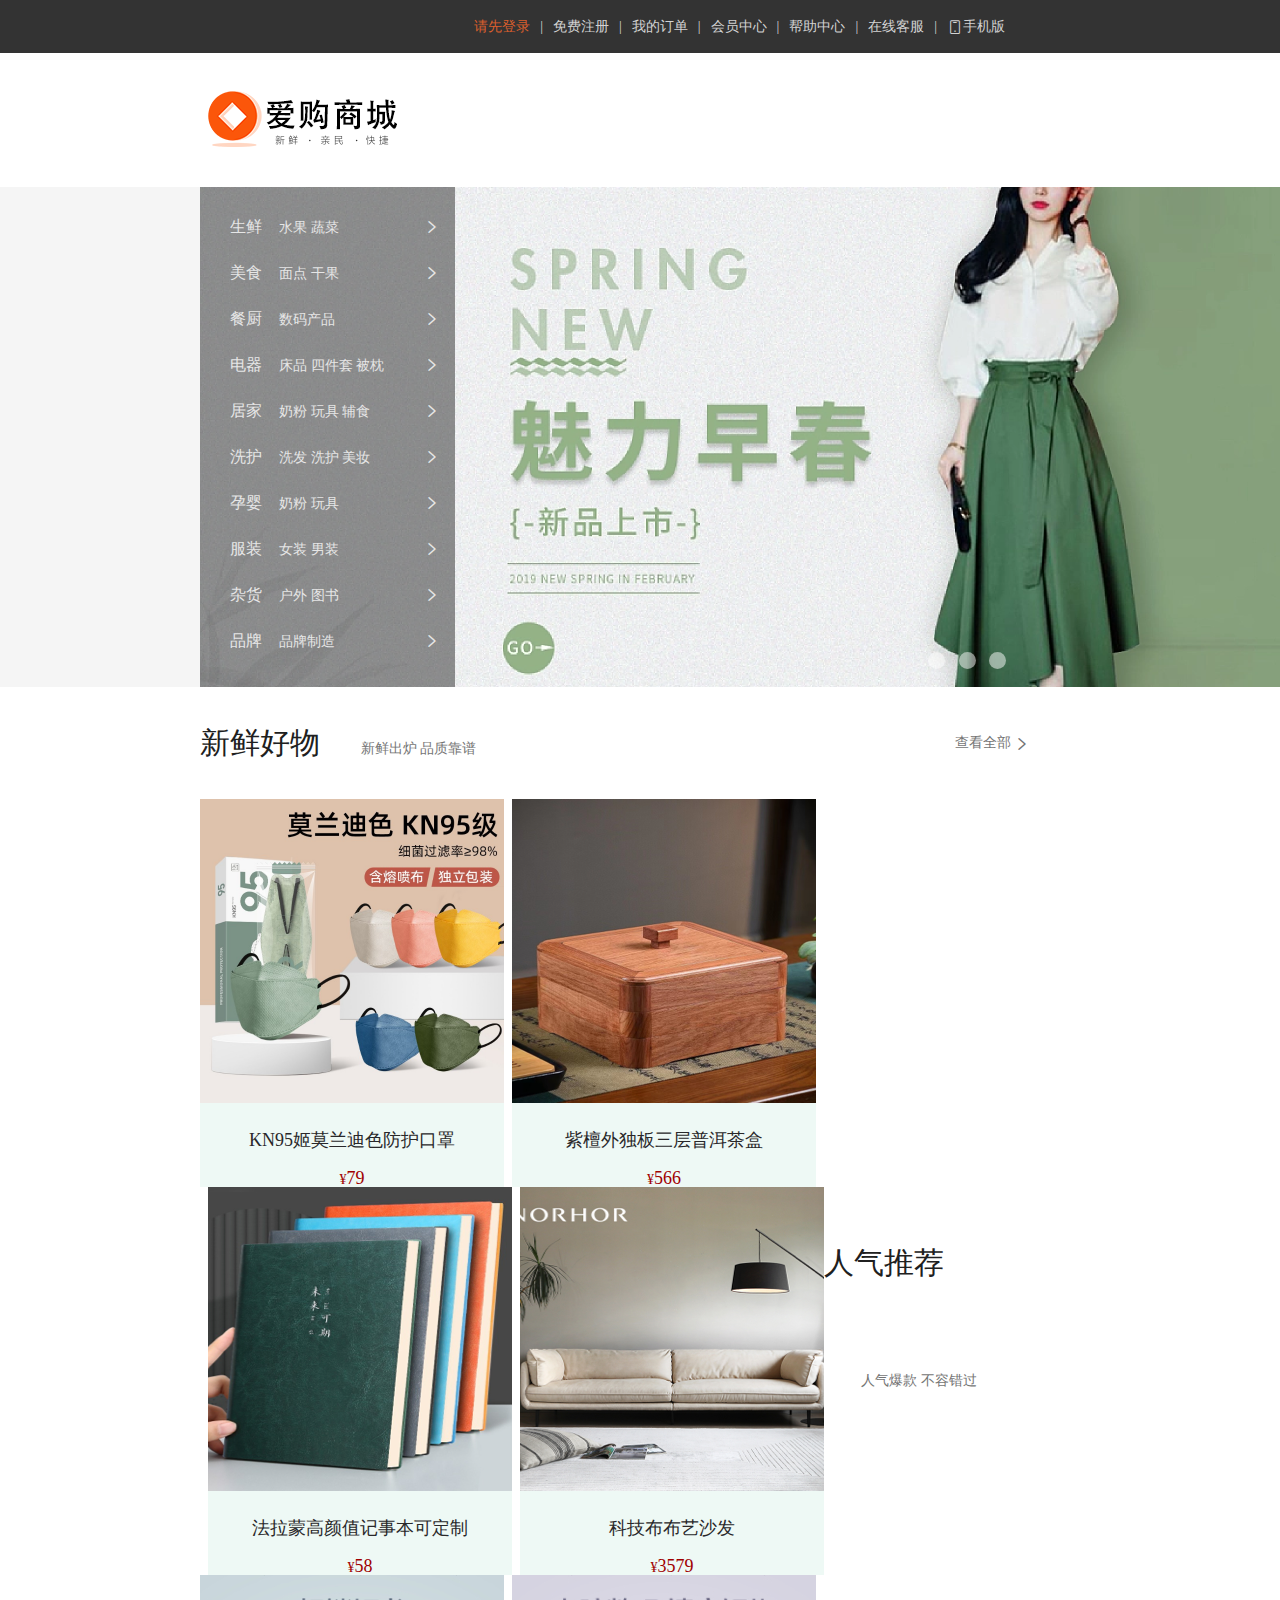
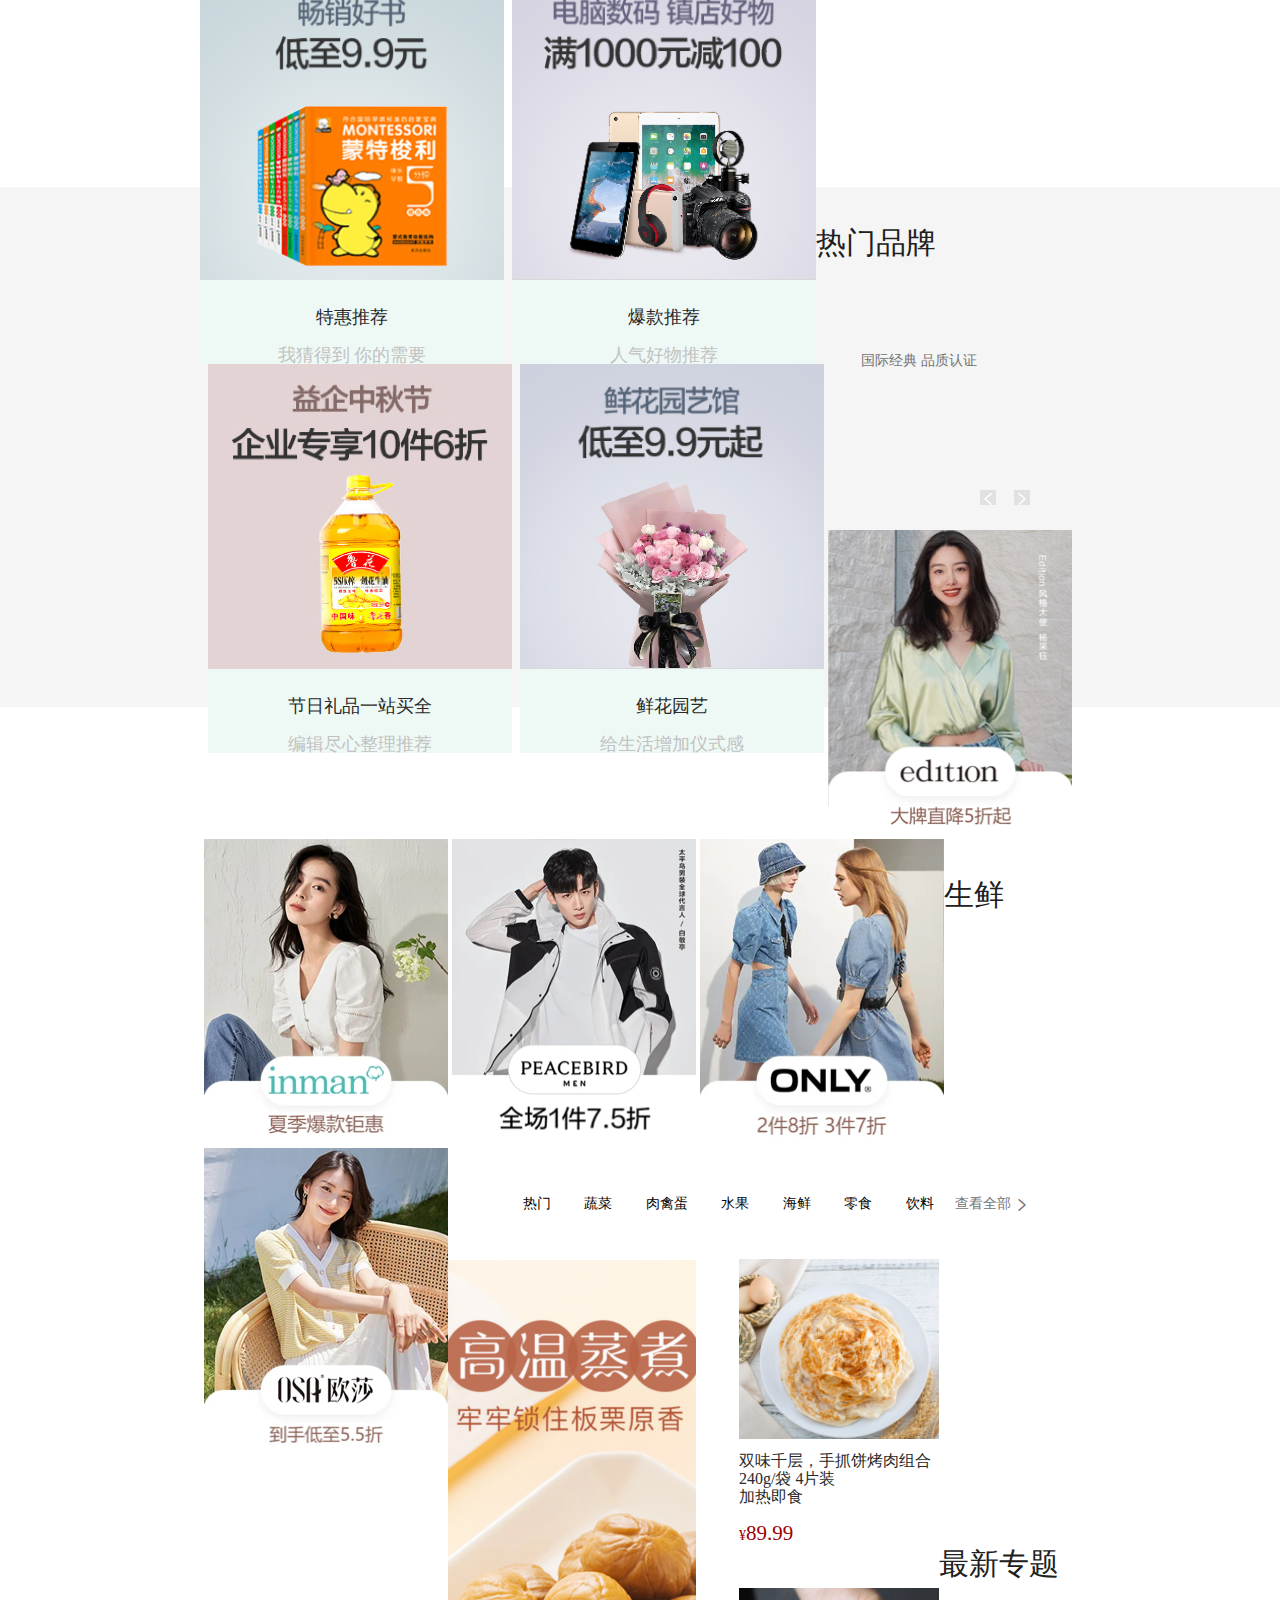
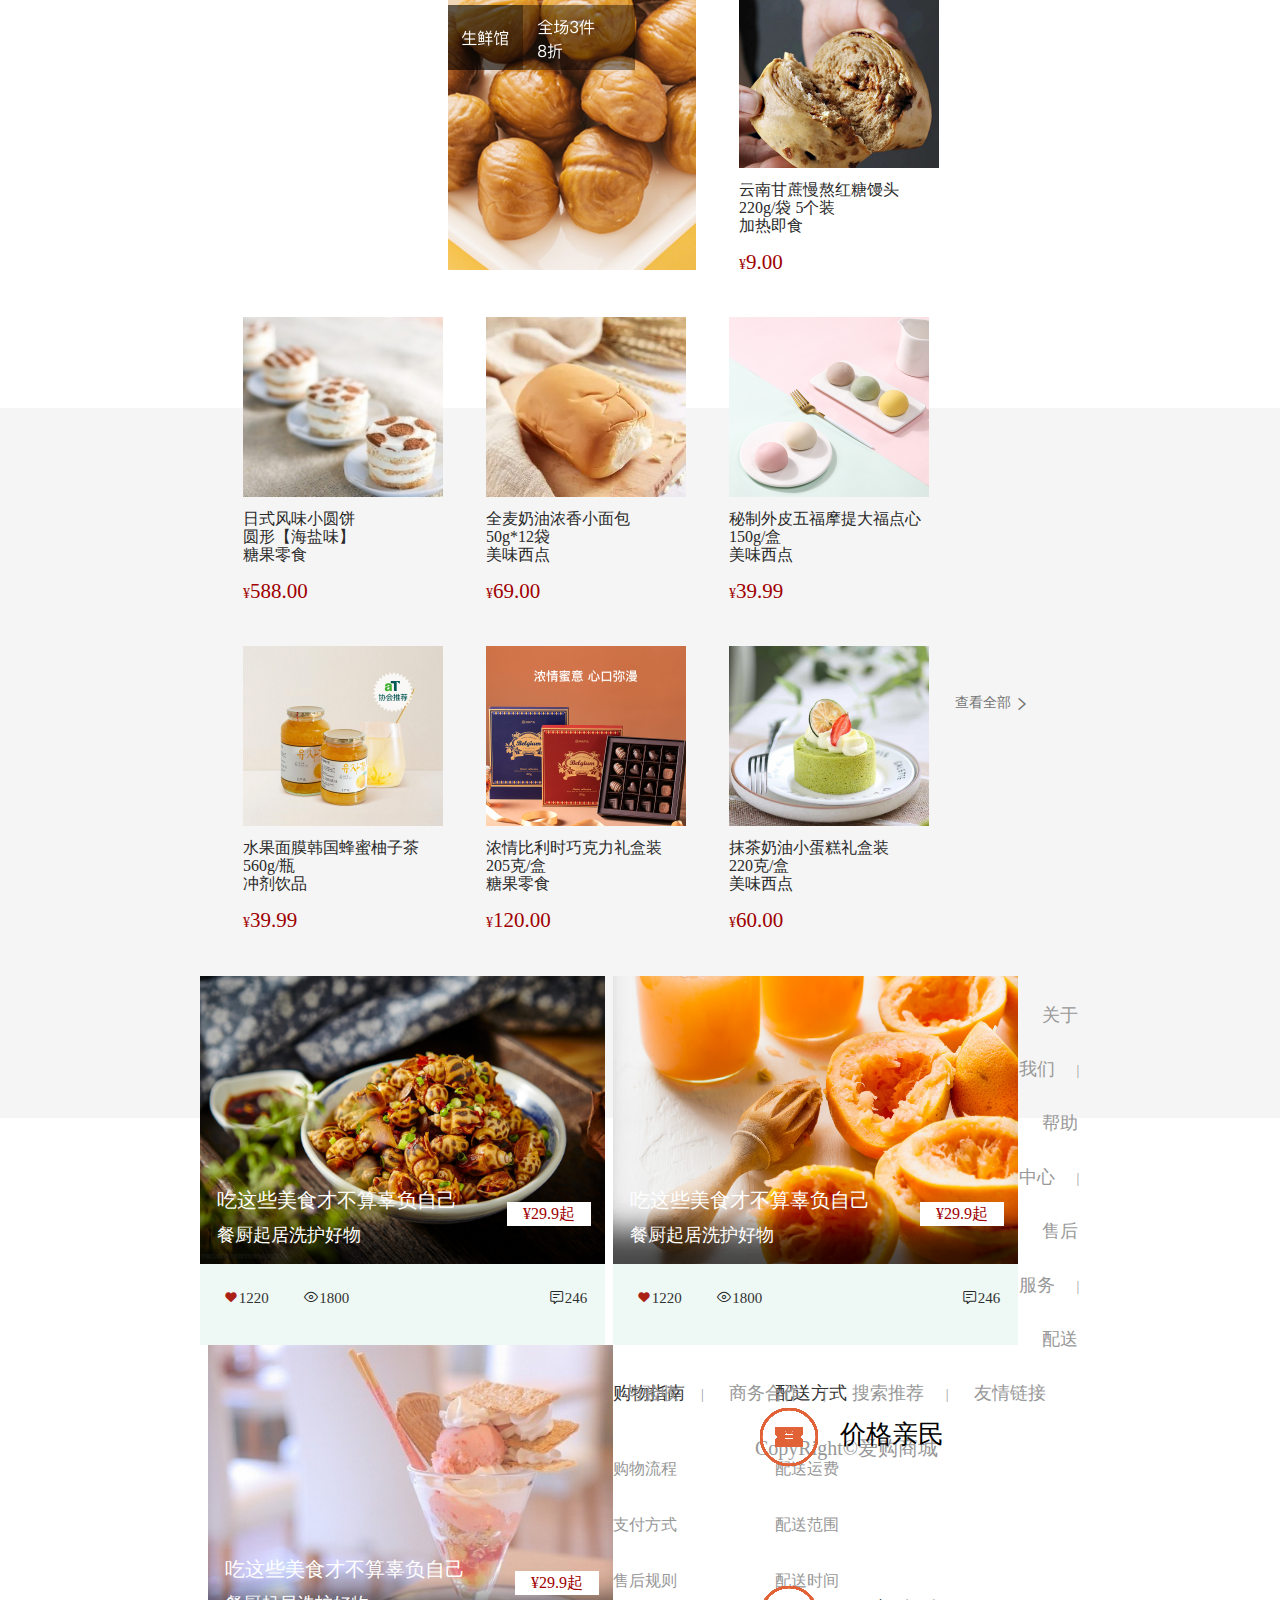
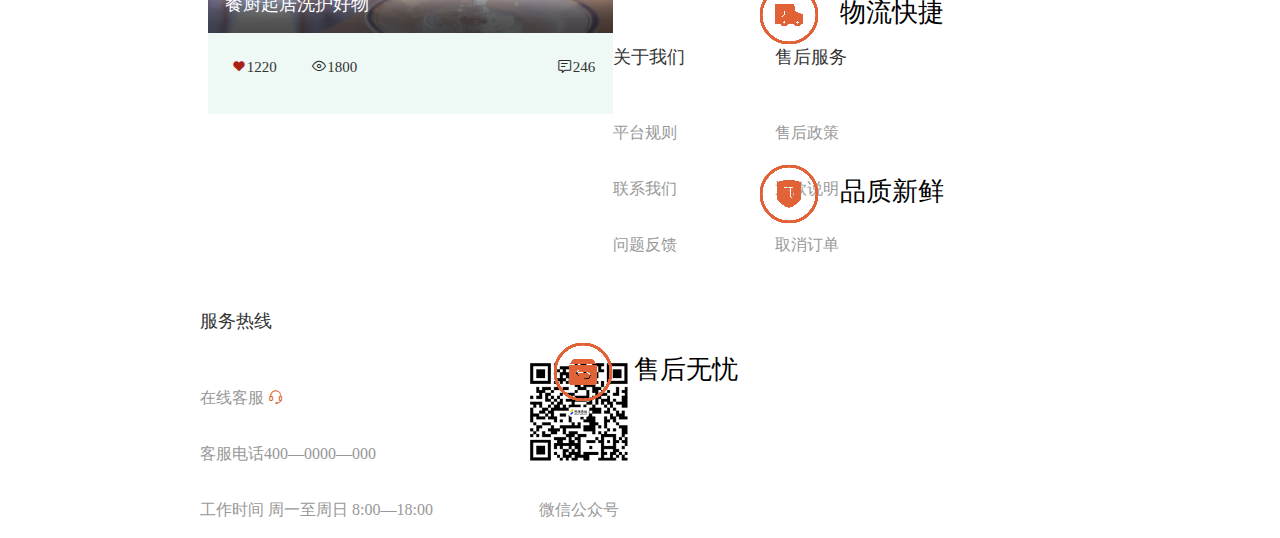
<file: aiGouMall/index.html>
<!DOCTYPE html>
<html lang="en">

<head>
    <meta charset="UTF-8" />
    <meta name="viewport" content="width=device-width, initial-scale=1.0" />
    <title>爱购商城</title>
    <link rel="shortcut icon" href="favicon.ico" type="image/x-icon" />
    <link rel="stylesheet" href="./css/reset.css" />
    <link rel="stylesheet" href="./iconfont/iconfont.css" />
    <link rel="stylesheet" href="./css/base.css" />
    <link rel="stylesheet" href="./css/index.css" />
</head>

<body>
    <div class="page-container">
        <!-- 标题部分 -->
        <header class="head-container">
            <div class="ul-wrap">
                <ul>
                    <li>
                        <a href="#" alt="请先登录" class="color-orange">请先登录</a><span>|</span>
                    </li>
                    <li><a href="#" alt="免费注册">免费注册</a><span>|</span></li>
                    <li><a href="#" alt="我的订单">我的订单</a><span>|</span></li>
                    <li><a href="#" alt="会员中心">会员中心</a><span>|</span></li>
                    <li><a href="#" alt="帮助中心">帮助中心</a><span>|</span></li>
                    <li><a href="#" alt="在线客服">在线客服</a><span>|</span></li>
                    <li>
                        <a href="#" alt="手机版">
                            <i class="iconfont icon-mobile-phone"></i>手机版</a>
                    </li>
                </ul>
            </div>

        </header>


        <!-- 主体部分 -->
        <div class="main-contianer">
            <!-- 标题导航部分 -->
            <div class="nav-container">
                <img src="./img/logo.png" alt="爱购商城logo " />
                <h1 class="logo-title">爱购商城</h1>
                <div class="list-container">
                    <ul>
                        <li><a href="#" alt="首页">首页</a></li>
                        <li><a href="#" alt="生鲜">生鲜</a></li>
                        <li><a href="#" alt="美食">美食</a></li>
                        <li><a href="#" alt="餐厨">餐厨</a></li>
                        <li><a href="#" alt="电器">电器</a></li>
                        <li><a href="#" alt="居家">居家</a></li>
                        <li><a href="#" alt="洗护">洗护</a></li>
                        <li><a href="#" alt="孕婴">孕婴</a></li>
                        <li><a href="#" alt="服装">服装</a></li>
                    </ul>
                </div>
                <div class="search-cart-container">
                    <i class="iconfont icon-search search"></i>
                    <input type="text" placeholder="搜一搜" name="搜一搜" />
                    <i class="iconfont icon-cart-full cart"></i>
                    <span class="count">2</span>
                </div>


            </div>
            <!-- 主导航部分-->
            <div class="main-nav ">
                <div class="side-bar">
                    <ul>
                        <li class="hover-orange"><a href="#"><span class="side-bar-title">生鲜</span><span
                                    class="side-bar-desc">水果 蔬菜</span><i
                                    class="iconfont icon-arrow-right-bold jump"></i></a></li>
                        <li class="hover-orange"><a href="#"><span class="side-bar-title">美食</span><span
                                    class="side-bar-desc">面点 干果</span><i
                                    class="iconfont icon-arrow-right-bold jump"></i></a></li>
                        <li class="hover-orange"><a href="#"><span class="side-bar-title">餐厨</span><span
                                    class="side-bar-desc">数码产品</span><i
                                    class="iconfont icon-arrow-right-bold jump"></i></a>
                        </li>
                        <li class="hover-orange"><a href="#"><span class="side-bar-title">电器</span><span
                                    class="side-bar-desc">床品 四件套
                                    被枕</span><i class="iconfont icon-arrow-right-bold jump"></i></a></li>
                        <li class="hover-orange"><a href="#"><span class="side-bar-title">居家</span><span
                                    class="side-bar-desc">奶粉 玩具
                                    辅食</span><i class="iconfont icon-arrow-right-bold jump"></i></a></li>
                        <li class="hover-orange"><a href="#"><span class="side-bar-title">洗护</span><span
                                    class="side-bar-desc">洗发 洗护
                                    美妆</span><i class="iconfont icon-arrow-right-bold jump"></i></a></li>
                        <li class="hover-orange"><a href="#"><span class="side-bar-title">孕婴</span><span
                                    class="side-bar-desc">奶粉 玩具</span><i
                                    class="iconfont icon-arrow-right-bold jump"></i></a></li>
                        <li class="hover-orange"><a href="#"><span class="side-bar-title">服装</span><span
                                    class="side-bar-desc">女装 男装</span><i
                                    class="iconfont icon-arrow-right-bold jump"></i></a></li>
                        <li class="hover-orange"><a href="#"><span class="side-bar-title">杂货</span><span
                                    class="side-bar-desc">户外 图书</span><i
                                    class="iconfont icon-arrow-right-bold jump"></i></a></li>
                        <li class="hover-orange"><a href="#"><span class="side-bar-title">品牌</span><span
                                    class="side-bar-desc">品牌制造</span><i
                                    class="iconfont icon-arrow-right-bold jump"></i></a>
                        </li>
                    </ul>
                    <div class="point-jump">
                        <ul>
                            <li></li>
                            <li></li>
                            <li></li>
                        </ul>
                    </div>
                </div>
            </div>
            <!-- 主体部分 -->
            <div class="body-container">
                <!-- 定义第一个 -->
                <div class="shop-content-one ">
                    <div class="shop_hd">
                        <p class="shop-hd_start display-inline-block">新鲜好物</p>
                        <p class="shop-hd_desc display-inline-block">新鲜出炉 品质靠谱</p>
                        <a href="#" alt="查看更多" class="shop-hd_more display-inline-block">
                            <p>查看全部 <i class="iconfont icon-arrow-right-bold"></i> </p>
                        </a>
                    </div>
                    <div class="shop_bd">
                        <ul>
                            <li class="shop-bd_desc">
                                <img src="./uploads/goods1.png" alt="KN95姬莫兰迪色防护口罩">
                                <p class="trade-name">KN95姬莫兰迪色防护口罩</p>
                                <p class="trade-price"><span class="fz-14">¥</span>79</p>
                            </li>

                            <li class="shop-bd_desc">
                                <img src="./uploads/goods2.png" alt="紫檀外独板三层普洱茶盒">
                                <p class="trade-name">紫檀外独板三层普洱茶盒</p>
                                <p class="trade-price"><span class="fz-14">¥</span>566</p>
                            </li>

                            <li class="shop-bd_desc">
                                <img src="./uploads/goods3.png" alt="法拉蒙高颜值记事本可定制">
                                <p class="trade-name">法拉蒙高颜值记事本可定制</p>
                                <p class="trade-price"><span class="fz-14">¥</span>58</p>
                            </li>

                            <li class="shop-bd_desc">
                                <img src="./uploads/goods4.png" alt="科技布布艺沙发">
                                <p class="trade-name">科技布布艺沙发</p>
                                <p class="trade-price"><span class="fz-14">¥</span>3579</p>
                            </li>

                        </ul>

                    </div>
                </div>
                <!-- 定义第二个 -->
                <div class="shop-content-two">
                    <div class="shop_hd">
                        <p class="shop-hd_start display-inline-block">人气推荐</p>
                        <p class="shop-hd_desc display-inline-block">人气爆款 不容错过</p>
                    </div>
                    <div class="shop-two_bd">
                        <ul>
                            <li class="shop-bd_desc">
                                <img src="./uploads/recommend1.png" alt="特惠推荐">
                                <p class="trade-name">特惠推荐</p>
                                <p class="trade-desc">我猜得到 你的需要</p>
                            </li>

                            <li class="shop-bd_desc">
                                <img src="./uploads/recommend2.png" alt="爆款推荐">
                                <p class="trade-name">爆款推荐</p>
                                <p class="trade-desc">人气好物推荐</p>
                            </li>

                            <li class="shop-bd_desc">
                                <img src="./uploads/recommend3.png" alt="节日礼品一站买全">
                                <p class="trade-name">节日礼品一站买全</p>
                                <p class="trade-desc">编辑尽心整理推荐</p>
                            </li>

                            <li class="shop-bd_desc">
                                <img src="./uploads/recommend4.png" alt="鲜花园艺">
                                <p class="trade-name">鲜花园艺</p>
                                <p class="trade-desc">给生活增加仪式感</p>
                            </li>

                        </ul>

                    </div>
                </div>
                <!-- 定义第三个 -->

                <div class="shop-content-three ">
                    <div class="shop_hd">
                        <p class="shop-hd_start display-inline-block">热门品牌</p>
                        <p class="shop-hd_desc display-inline-block">国际经典 品质认证</p>
                        <p href="#" alt="上一个 下一个" class="icon-new display-inline-block">
                            <span class="icon-prev hover-orange"><i class="iconfont icon-arrow-left-bold"></i></span>
                            <span class="icon-next hover-orange"> <i class="iconfont icon-arrow-right-bold"></i></span>
                        </p>
                    </div>
                    <div class="shop-three_bd">
                        <ul>
                            <li class="shop-bd-three_desc">
                                <img src="./uploads/hot1.png" alt="hot1">

                            </li>

                            <li class="shop-bd-three_desc">
                                <img src="./uploads/hot2.png" alt="hot2">

                            </li>

                            <li class="shop-bd-three_desc">
                                <img src="./uploads/hot3.png" alt="hot3">

                            </li>

                            <li class="shop-bd-three_desc">
                                <img src="./uploads/hot4.png" alt="hot4">
                            </li>

                            <li class="shop-bd-three_desc">
                                <img src="./uploads/hot5.png" alt="hot5">
                            </li>

                        </ul>

                    </div>

                </div>
                <!-- 定义第四个 -->
                <div class="shop-content-four">
                    <div class="shop_hd">
                        <p class="shop-hd_start display-inline-block">生鲜</p>
                        <!-- float:right需要主要顺序 细节调换位置<doge> -->
                        <a href="#" alt="查看更多" class="shop-hd_more display-inline-block">
                            <p>查看全部 <i class="iconfont icon-arrow-right-bold"></i> </p>
                        </a>
                        <div class="shop-hd-four_desc display-inline-block">
                            <ul>
                                <li class="display-inline-block hover-orange">
                                    <p>热门</p>
                                </li>
                                <li class="display-inline-block hover-orange">
                                    <p>蔬菜</p>
                                </li>
                                <li class="display-inline-block hover-orange">
                                    <p>肉禽蛋</p>
                                </li>
                                <li class="display-inline-block hover-orange">
                                    <p>水果</p>
                                </li>
                                <li class="display-inline-block hover-orange">
                                    <p>海鲜</p>
                                </li>
                                <li class="display-inline-block hover-orange">
                                    <p>零食</p>
                                </li>
                                <li class="display-inline-block hover-orange">
                                    <p>饮料</p>
                                </li>
                            </ul>
                        </div>

                    </div>

                    <div class="shop-four_bd">

                        <div class="frash-left">
                            <img src="./uploads/fresh_left.png" alt="frash-left">
                        </div>
                        <ul>
                            <li class="shop-bd-four_desc display-inline-block">
                                <img src="./uploads/fresh1.png" alt="fash1" class="first-img">
                                <div class="trade-desc_four">
                                    <p>双味千层，手抓饼烤肉组合</p>
                                    <p>240g/袋 4片装</p>
                                    <p>加热即食</p>
                                </div>
                                <p class="trade-price_four"><span class="fz-14">¥</span>89.99</p>
                            </li>

                            <li class="shop-bd-four_desc display-inline-block">
                                <img src="./uploads/fresh2.png" alt="fash2">
                                <div class="trade-desc_four">
                                    <p>云南甘蔗慢熬红糖馒头</p>
                                    <p>220g/袋 5个装</p>
                                    <p>加热即食</p>
                                </div>

                                <p class="trade-price_four"><span class="fz-14">¥</span>9.00</p>
                            </li>

                            <li class="shop-bd-four_desc display-inline-block">
                                <img src="./uploads/fresh3.png" alt="fash3">
                                <div class="trade-desc_four">
                                    <p>日式风味小圆饼</p>
                                    <p>圆形【海盐味】</p>
                                    <p>糖果零食</p>
                                </div>

                                <p class="trade-price_four"><span class="fz-14">¥</span>588.00</p>
                            </li>

                            <li class="shop-bd-four_desc display-inline-block">
                                <img src="./uploads/fresh4.png" alt="fash4">
                                <div class="trade-desc_four">
                                    <p>全麦奶油浓香小面包</p>
                                    <p>50g*12袋</p>
                                    <p>美味西点</p>

                                </div>

                                <p class="trade-price_four"><span class="fz-14">¥</span>69.00</p>
                            </li>

                            <li class="shop-bd-four_desc display-inline-block">
                                <img src="./uploads/fresh5.png" alt="fash5">
                                <div class="trade-desc_four">
                                    <p>秘制外皮五福摩提大福点心</p>
                                    <p>150g/盒</p>
                                    <p>美味西点</p>

                                </div>

                                <p class="trade-price_four"><span class="fz-14">¥</span>39.99</p>
                            </li>

                            <li class="shop-bd-four_desc display-inline-block">
                                <img src="./uploads/fresh6.png" alt="fash6">
                                <div class="trade-desc_four">
                                    <p>水果面膜韩国蜂蜜柚子茶</p>
                                    <p>560g/瓶</p>
                                    <p>冲剂饮品</p>

                                </div>

                                <p class="trade-price_four"><span class="fz-14">¥</span>39.99</p>
                            </li>

                            <li class="shop-bd-four_desc display-inline-block">
                                <img src="./uploads/fresh7.png" alt="fash7">
                                <div class="trade-desc_four">
                                    <p>浓情比利时巧克力礼盒装</p>
                                    <p>205克/盒</p>
                                    <p>糖果零食</p>
                                </div>
                                <p class="trade-price_four"><span class="fz-14">¥</span>120.00</p>
                            </li>

                            <li class="shop-bd-four_desc display-inline-block">
                                <img src="./uploads/fresh8.png" alt="fash8">
                                <div class="trade-desc_four">
                                    <p>抹茶奶油小蛋糕礼盒装</p>
                                    <p>220克/盒</p>
                                    <p>美味西点</p>
                                </div>
                                <p class="trade-price_four"><span class="fz-14">¥</span>60.00</p>
                            </li>

                        </ul>

                    </div>
                </div>
                <!-- 定义第五个 -->
                <div class="shop-content-five">
                    <div class="shop_hd">
                        <p class="shop-hd_start display-inline-block">最新专题</p>
                        <a href="#" alt="查看更多" class="shop-hd_more display-inline-block">
                            <p>查看全部 <i class="iconfont icon-arrow-right-bold"></i> </p>
                        </a>
                    </div>

                    <div class="shop-five_bd">
                        <ul>
                            <li class="shop-bd_desc">
                                <div class="img-box img-box_one"></div>
                                <!-- <img src="./uploads/topic1.png" alt="topic1"> -->
                                <p class="trade-five_title">吃这些美食才不算辜负自己</p>
                                <p class="trade-five_desc">餐厨起居洗护好物</p>
                                <p class="trade-five_price">¥29.9起</p>
                                <p><i class="iconfont icon-favorites-fill love-icon"><span class="count">1220</span></i>
                                    <i class="iconfont icon-browse look-icon"><span class="count">1800</span></i>
                                    <i class="iconfont icon-comment message-icon"><span class="count">246</span></i>
                                </p>
                            </li>

                            <li class="shop-bd_desc">
                                <div class="img-box img-box_two"></div>
                                <!-- <img src="./uploads/topic2.png" alt="topic2" > -->
                                <p class="trade-five_title">吃这些美食才不算辜负自己</p>
                                <p class="trade-five_desc">餐厨起居洗护好物</p>
                                <p class="trade-five_price">¥29.9起</p>
                                <p><i class="iconfont icon-favorites-fill love-icon"><span class="count">1220</span></i>
                                    <i class="iconfont icon-browse look-icon"><span class="count">1800</span></i>
                                    <i class="iconfont icon-comment message-icon"><span class="count">246</span></i>
                                </p>
                            </li>

                            <li class="shop-bd_desc">
                                <div class="img-box img-box_three"></div>
                                <!-- <img src="./uploads/topic3.png" alt="topic3" > -->
                                <p class="trade-five_title">吃这些美食才不算辜负自己</p>
                                <p class="trade-five_desc">餐厨起居洗护好物</p>
                                <p class="trade-five_price">¥29.9起</p>
                                <p><i class="iconfont icon-favorites-fill love-icon"><span class="count">1220</span></i>
                                    <i class="iconfont icon-browse look-icon"><span class="count">1800</span></i>
                                    <i class="iconfont icon-comment message-icon"><span class="count">246</span></i>
                                </p>
                            </li>


                        </ul>

                    </div>
                </div>
            </div>
        </div>

        <!-- 底部部分 -->
        <footer class="foot-container ">
            <div class="foot_service">
                <div class="service_container">
                    <p class="display-inline-block"><i class="icon icon-service_one"></i>价格亲民</p>
                    <p class="display-inline-block"><i class="icon icon-service_two"></i>物流快捷</p>
                    <p class="display-inline-block"><i class="icon icon-service_three"></i>品质新鲜</p>
                    <p class="display-inline-block"><i class="icon icon-service_four"></i>售后无忧</p>
                </div>
            </div>

            <div class="foot_help">
                <div class="help_container">

                    <div class="display-inline-block help-item">
                        <p>购物指南</p>
                        <p>购物流程</p>
                        <p>支付方式</p>
                        <p>售后规则</p>
                    </div>

                    <div class="display-inline-block help-item">
                        <p>配送方式</p>
                        <p>配送运费</p>
                        <p>配送范围</p>
                        <p>配送时间</p>
                    </div>

                    <div class="display-inline-block help-item">
                        <p>关于我们</p>
                        <p>平台规则</p>
                        <p>联系我们</p>
                        <p>问题反馈</p>
                    </div>

                    <div class="display-inline-block help-item">
                        <p>售后服务</p>
                        <p>售后政策</p>
                        <p>退款说明</p>
                        <p>取消订单</p>
                    </div>

                    <div class="display-inline-block help-item">
                        <p>服务热线</p>
                        <p>在线客服 <i class="iconfont icon-customer-service color-orange vertical-align_top"></i></p>
                        <p>客服电话400—0000—000</p>
                        <p>工作时间 周一至周日 8:00—18:00</p>
                    </div>

                    <div class="display-inline-block help-item_six help-item_new">
                        <img src="./img/wechat.png" alt="微信公众号">
                        <p>微信公众号</p>
                    </div>

                    <div class="display-inline-block help-item_seven help-item_new">
                        <img src="./img/app.png" alt="抖音二维码">
                        <p>抖音二维码 </p>
                    </div>





                </div>
            </div>

            <div class="foot_copyright">
                <div class="copyright_container ">
                    <p class="copyright_item">
                        <a href="#"> 关于我们</a><span>|</span>
                        <a href="#"> 帮助中心</a><span>|</span>
                        <a href="#"> 售后服务</a><span>|</span>
                        <a href="#"> 配送与验收</a><span>|</span>
                        <a href="#"> 商务合作</a><span>|</span>
                        <a href="#"> 搜索推荐</a><span>|</span>
                        <a href="#"> 友情链接</a>
                    </p>
                    <p class="copyright_item_new">CopyRight©爱购商城</p>
                </div>
            </div>
        </footer>

    </div>
</body>

</html>
</file>
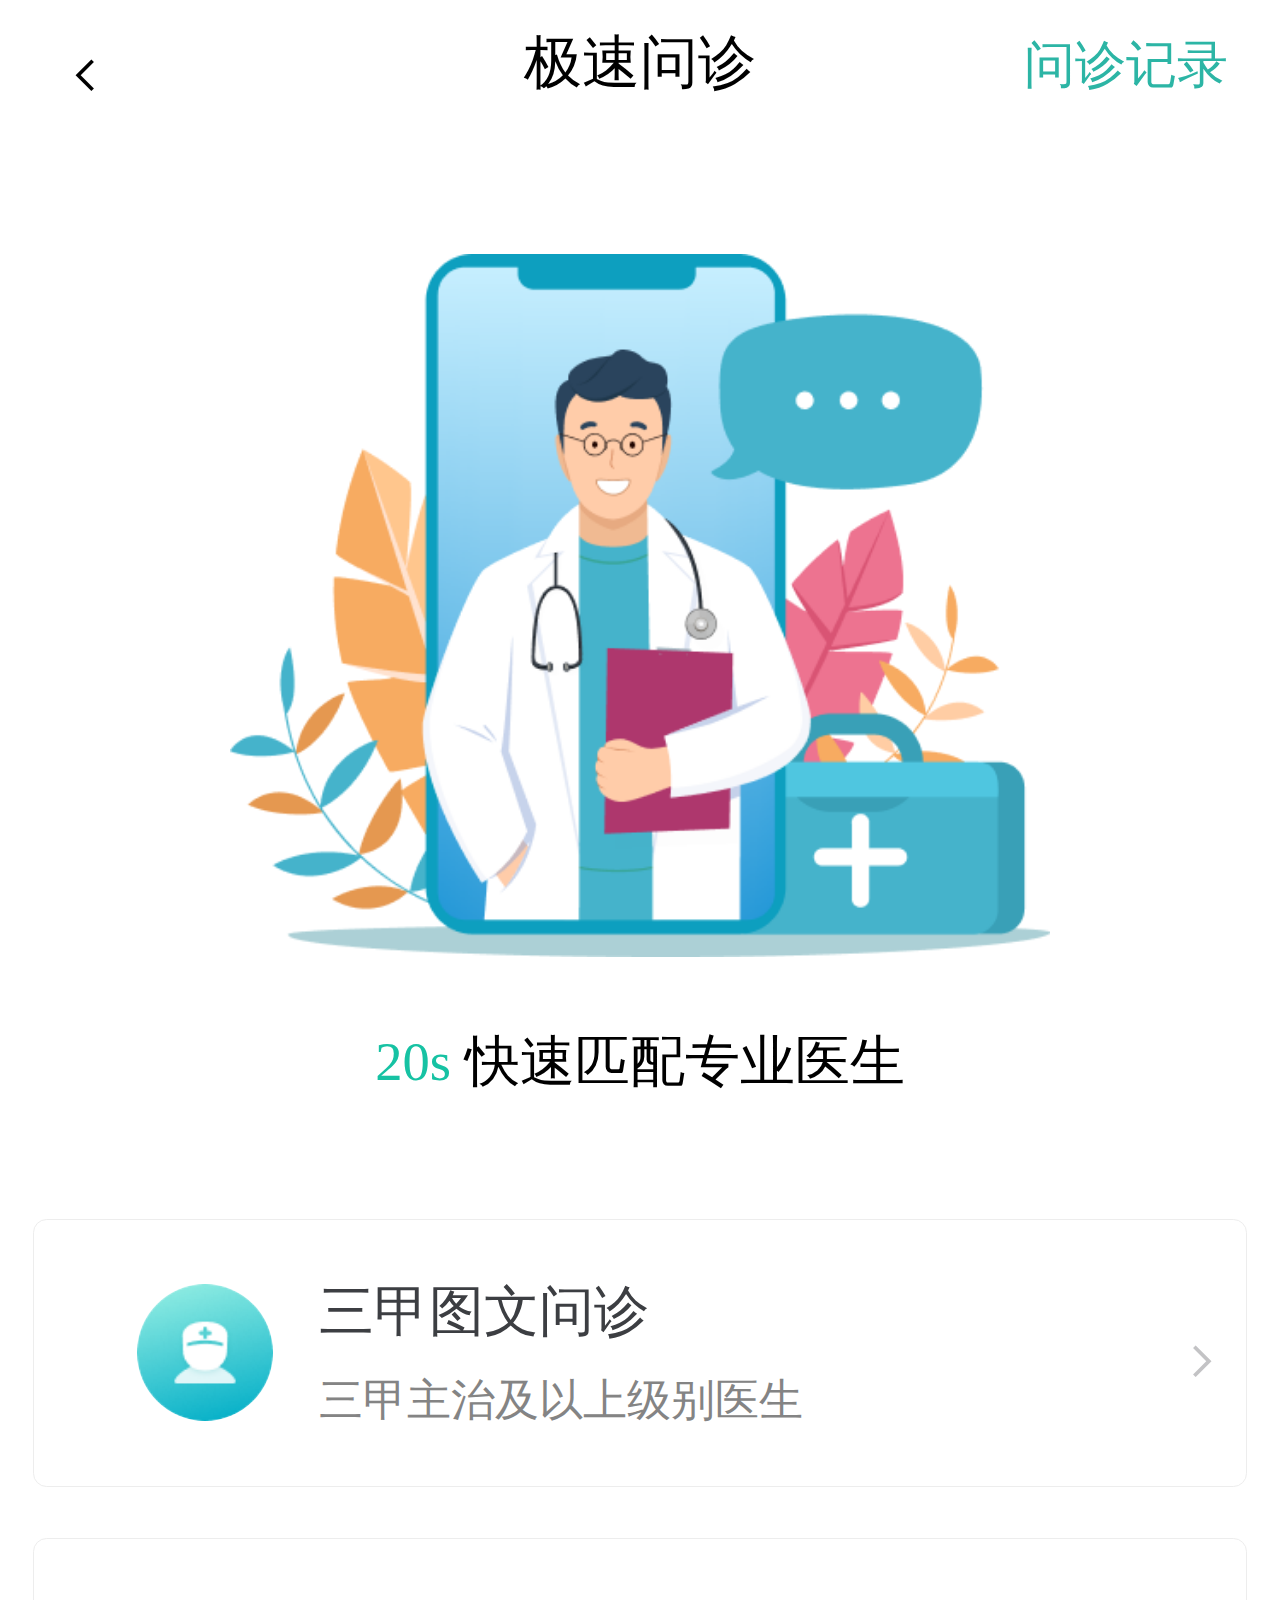
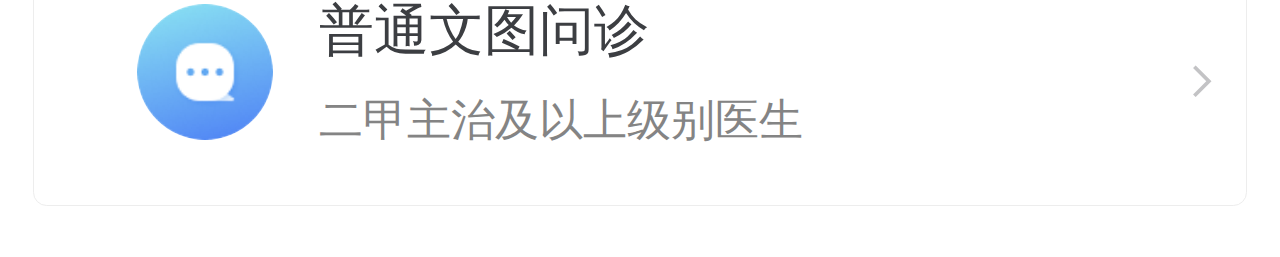
<file: rapidConsultation/index.html>
<!DOCTYPE html>
<html lang="en">

<head>
    <meta charset="UTF-8">
    <meta name="viewport"
        content="width=device-width, initial-scale=1.0, user-scalable=no, maximum-scale=1.0, minimum-scale=1.0" />
    <meta name="viewport" content="width=device-width, initial-scale=1.0">
    <title>极速问诊</title>
    <link rel="stylesheet" href="./css/reset.css">
    <link rel="stylesheet" href="./iconfont/iconfont.css">
    <link rel="stylesheet" href="./css/index.css">
</head>

<body>
    <div class="page-container">
        <header class="head-container">
            <ul>
                <li class="arrow">
                    <a href="#"><i class="iconfont  icon-left"></i></a>
                </li>
                <li class="title">
                    <p>极速问诊</p>
                </li>
                <li class="record"><a href="#">问诊记录</a></li>
            </ul>
        </header>

        <div class="main-container">
            <img src="./image/entry.png" alt="entry">
            <p> <span>20s</span> 快速匹配专业医生</p>
            <div class="content-container">
                <div class="content-main">
                    <img src="./image/type01.png" alt="type01" class="avatar">
                    <div class="desc-container">
                        <p class="title">三甲图文问诊</p>
                        <p class="desc">三甲主治及以上级别医生</p>
                    </div>
                    <a href="#"><i class="iconfont  icon-right"></i></a>
                </div>
            </div>

            <div class="content-container_new">
                <div class="content-main">
                    <img src="./image/type02.png" alt="type02" class="avatar">
                    <div class="desc-container">
                        <p class="title">普通文图问诊</p>
                        <p class="desc">二甲主治及以上级别医生</p>
                    </div>
                    <a href="#"><i class="iconfont  icon-right"></i></a>
                </div>
            </div>
        </div>
    </div>

    <script src="./js/flexible.js"></script>
</body>

</html>
</file>
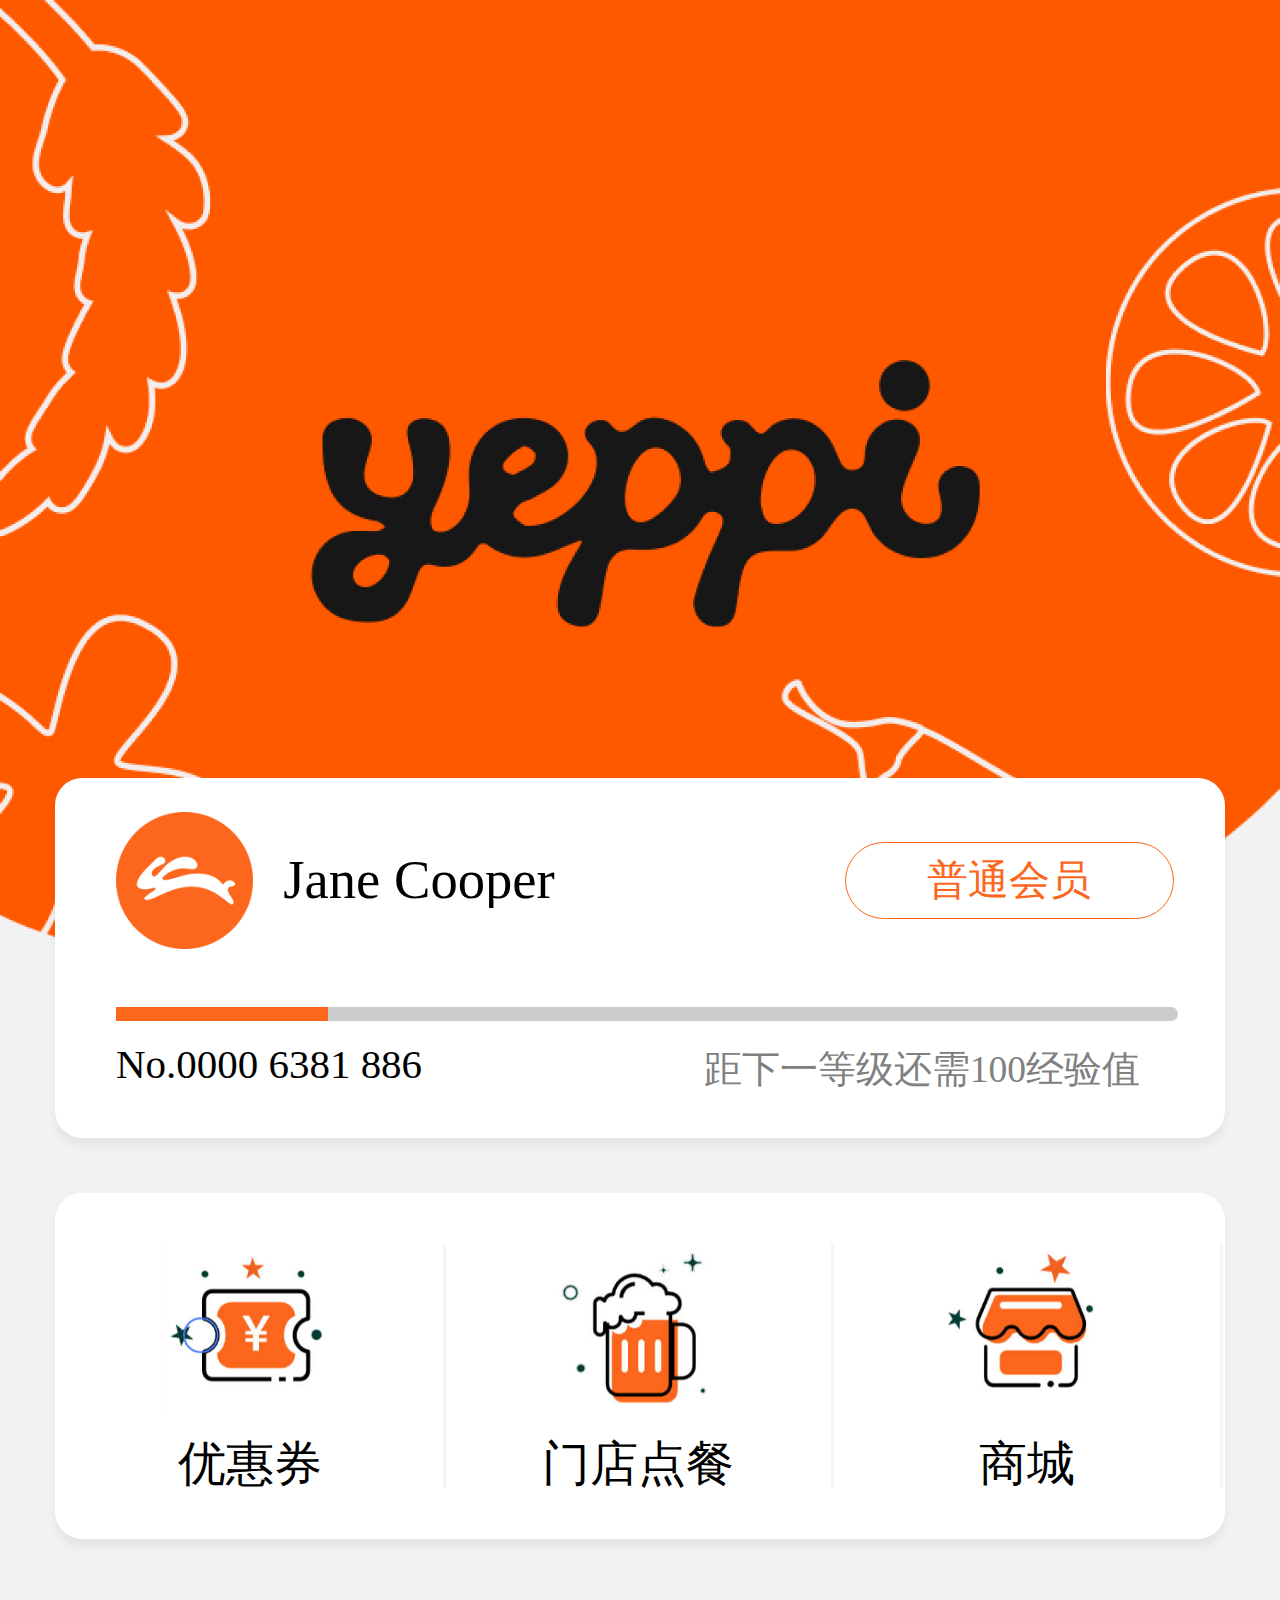
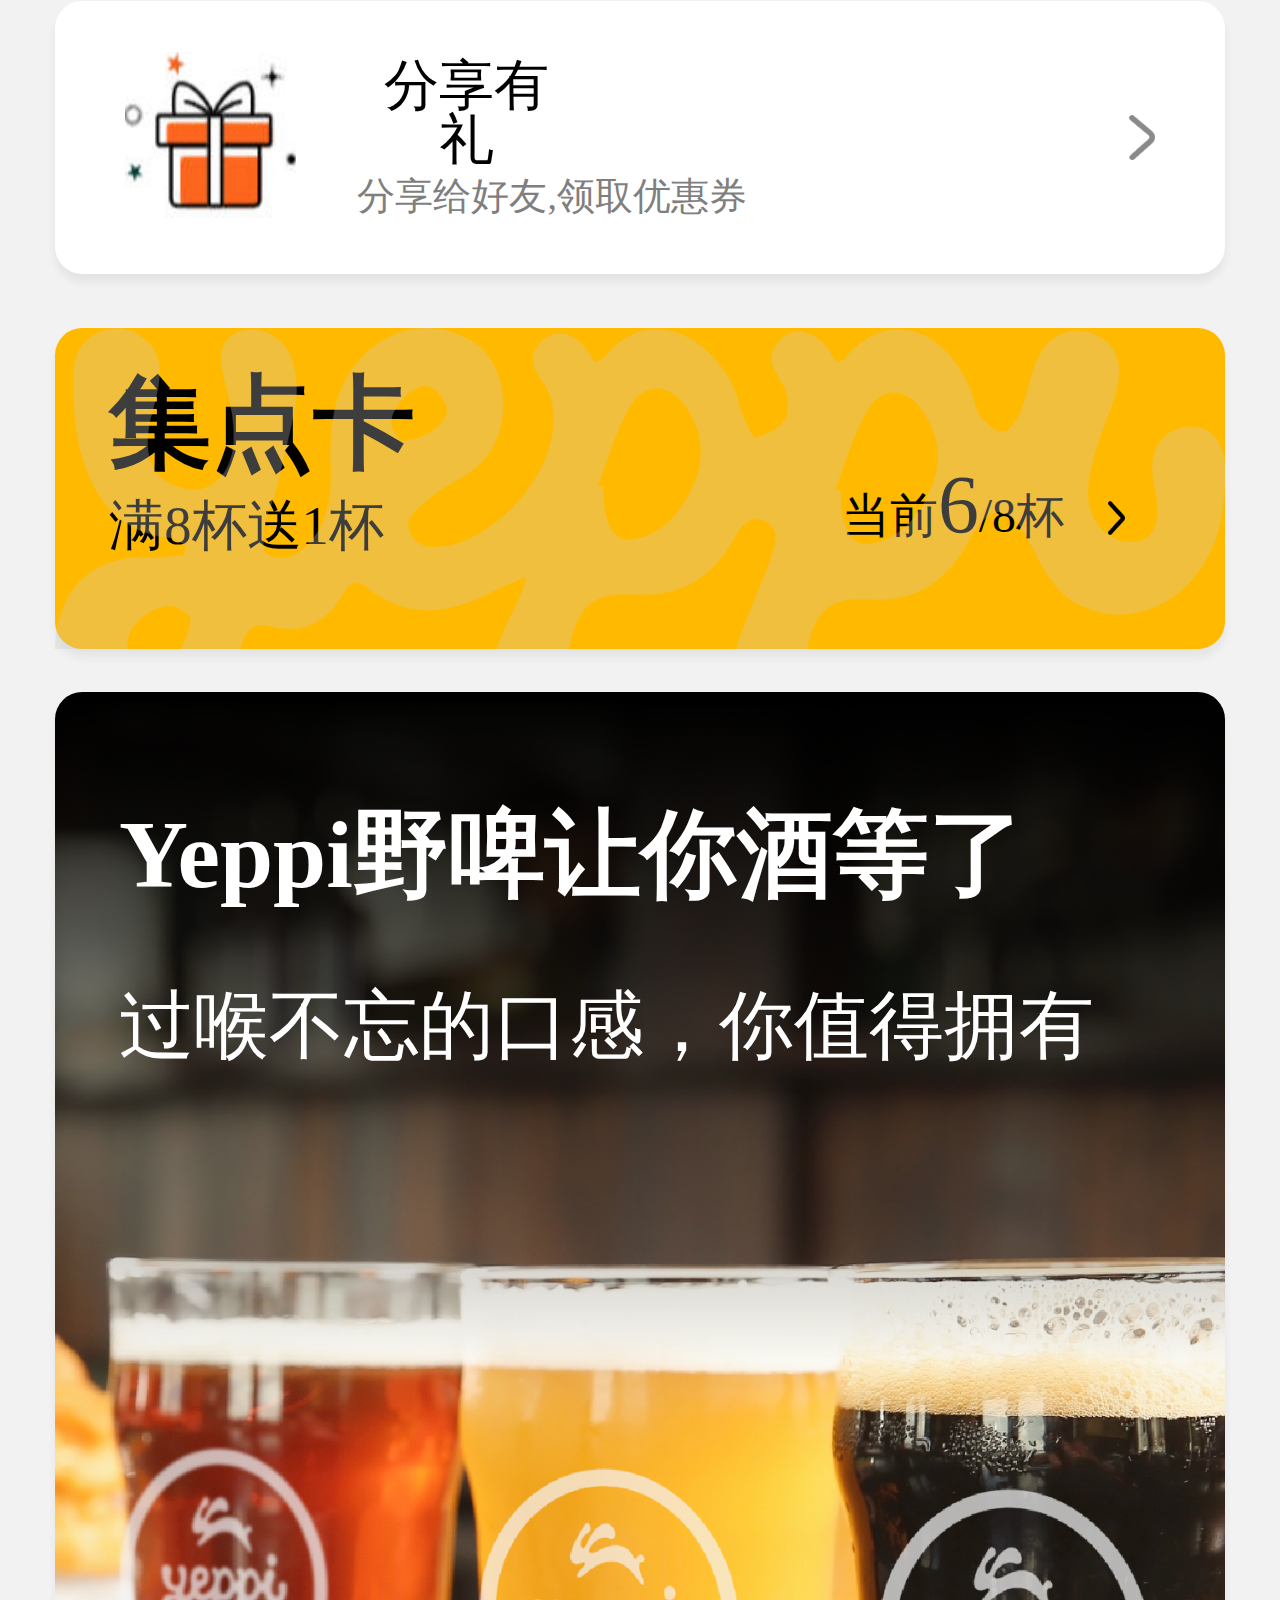
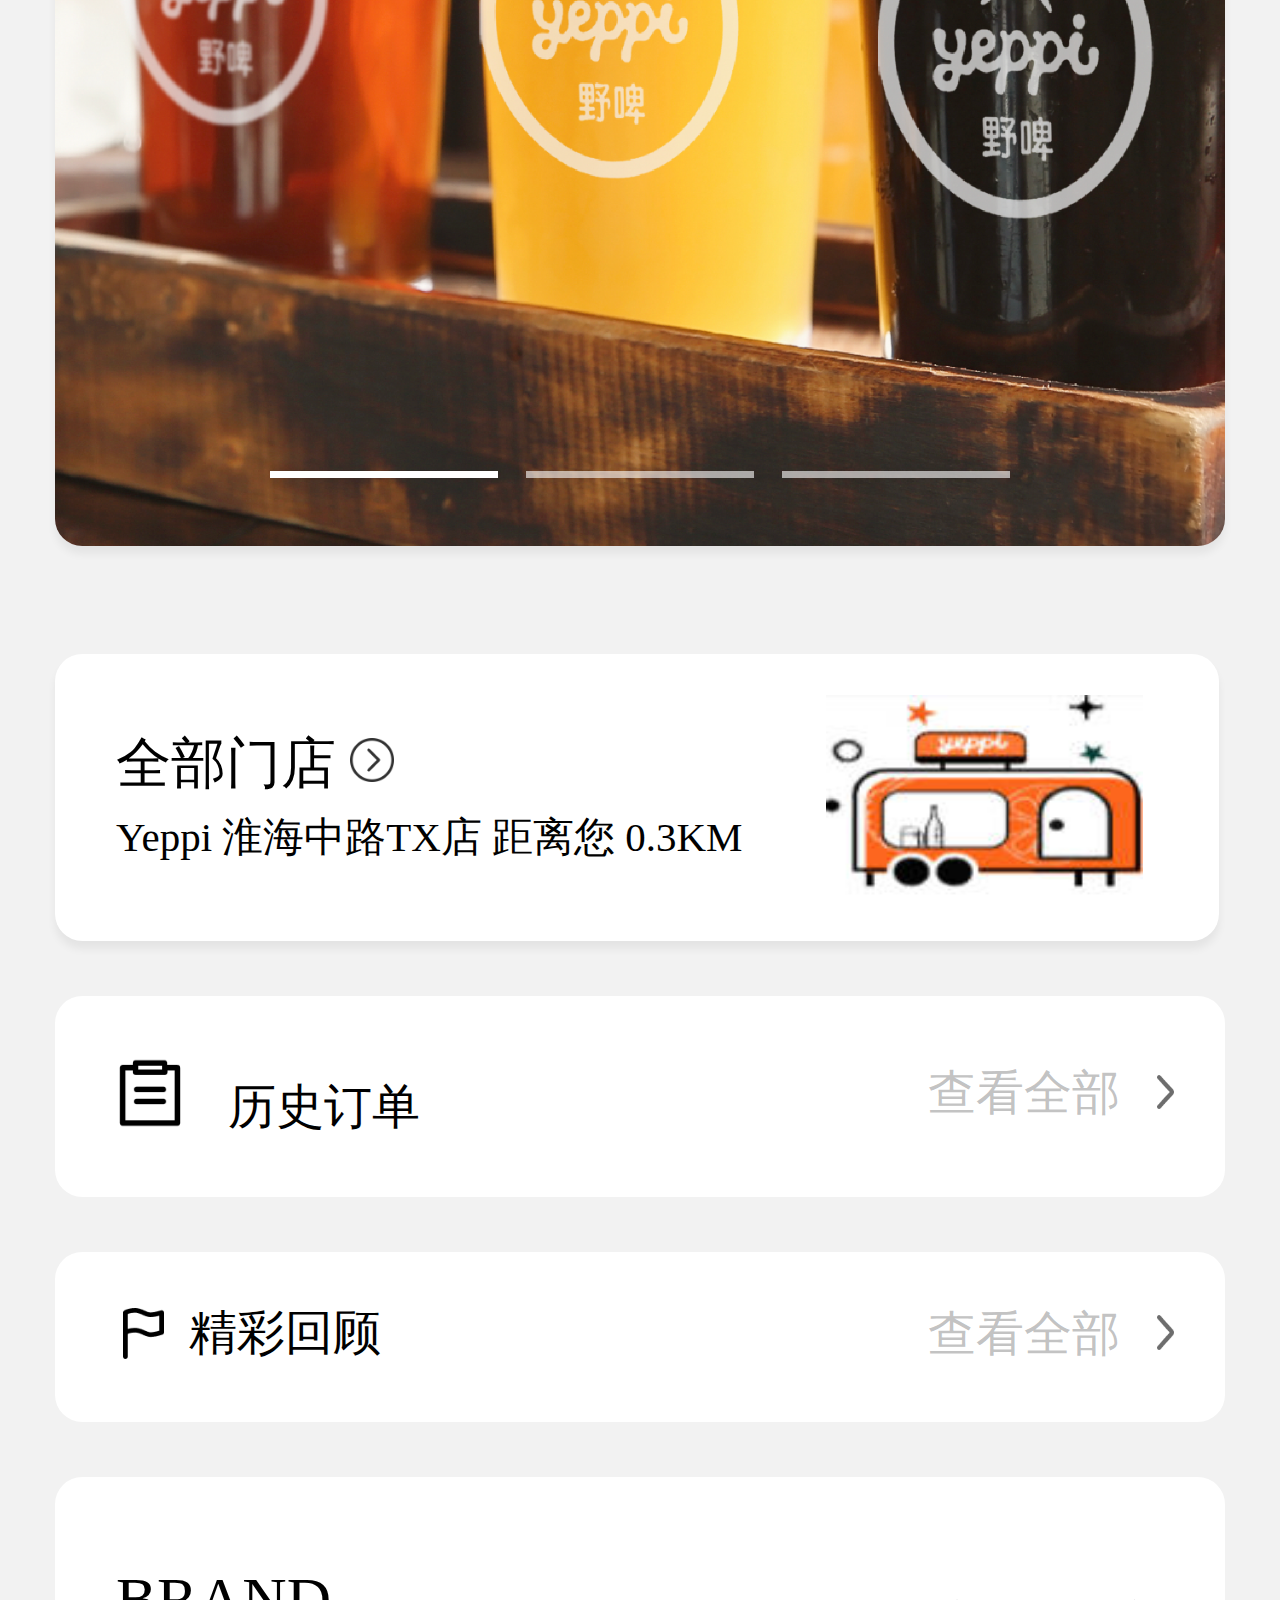
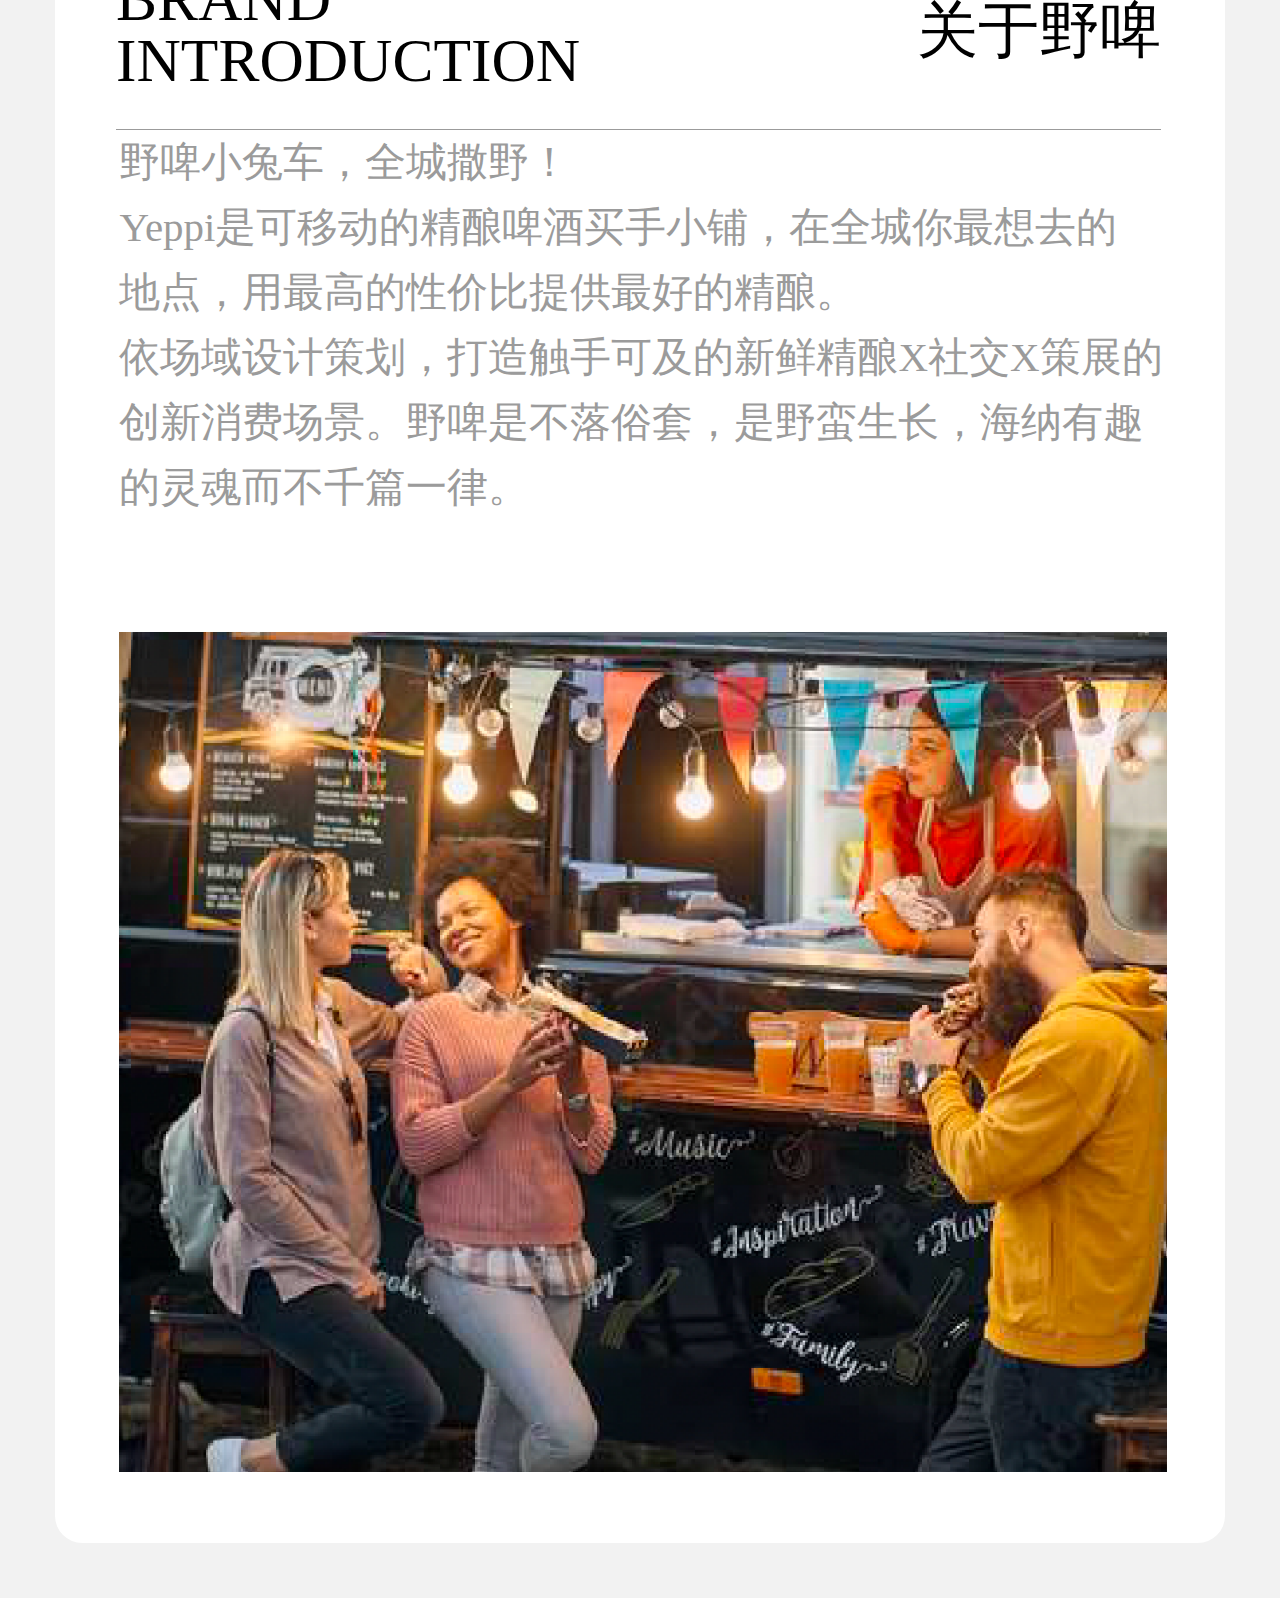
<file: yePi/index.html>
<!DOCTYPE html>
<html lang="en">

<head>
    <meta charset="UTF-8">
    <meta name="viewport"
        content="width=device-width, initial-scale=1.0, user-scalable=no, maximum-scale=1.0, minimum-scale=1.0" />
    <meta name="viewport" content="width=device-width, initial-scale=1.0">
    <link rel="stylesheet" href="./css/reset.css">
    <link rel="stylesheet" href="./css/common.css">
    <link rel="stylesheet" href="./css/index.css">
    <title>野啤主页</title>
</head>

<body>
    <div class="page-container flex flex-col">
        <!-- 用户 -->
        <div class="head-container flex flex-col  shadow box-sz-bb">
            <div class="user-container flex items-center ">
                <img class="avatar" src="./img/avatar.png" alt="avatar">
                <div class="user-name flex-1 text-ellipsis">Jane Cooper</div>
                <div class="level-container flex justify-center"><span>普通会员</span></div>
            </div>
            <!-- 经验条 -->
            <div class="exp-contaienr relative">
                <div class="exp absolute"></div>
            </div>
            <!-- 经验信息 -->
            <div class="exp-info flex">
                <div class="exp-info-num">No.0000 6381 886</div>
                <div class="exp-info-desc">距下一等级还需100经验值</div>
            </div>
        </div>
        <!-- 主体 -->
        <div class="body-container flex flex-col">
            <!-- 第一个 -->
            <div class="list-one shadow flex box-sz-bb justify-center">
                <p class="item-container flex flex-col items-center">
                    <img class="img-size" src="./img/coupon.jpg" alt="coupon">
                    <span class="desc">优惠券</span>

                </p>
                <p class="item-container flex flex-col items-center">
                    <img class="img-size" src="./img/order.jpg" alt="order">
                    <span class="desc">门店点餐</span>

                </p>
                <p class="item-container flex flex-col items-center">
                    <img class="img-size" src="./img/mall.jpg" alt="mall">
                    <span class="desc">商城</span>
                </p>
            </div>
            <!-- 第二个 -->
            <div class="list-two shadow flex box-sz-bb justify-center">
                <div class="item-container flex  items-center">
                    <img class="img-size" src="./img/gift.jpg" alt="gift">

                    <p class="content flex flex-col">
                        <span class="title">分享有礼</span>
                        <span class="desc">分享给好友,领取优惠券</span>
                    </p>
                    <img class="arrow" src="./img/./arrow.png" alt="arrow">
                </div>
            </div>
<!-- 
            <div class="bg-container box-sz-bb"> -->
                <!-- 第三个 -->
                <div class="list-three shadow flex box-sz-bb ">
                    <div class="item-container flex  ">
                        <p class="container flex flex-col">
                            <strong class="main-title">集点卡</strong>
                            <span class="desc">满8杯送1杯</span>
                        </p>
                        <p class="count">当前<strong>6</strong>/8杯</p>
                        <img class="arrow-new" src="./img/arrow2.png" alt="arrow2">

                    </div>





                </div>

            <!-- </div> -->
            <!-- 第四个 -->
            <div class="list-four shadow flex flex-col box-sz-bb">
                <div class="title-container">
                    <p class="title">Yeppi野啤让你酒等了</p>
                    <p class="desc"> 过喉不忘的口感，你值得拥有</p>
                </div>
                <!-- js 轮播 -->
                <div class="jump-container flex justify-center">
                    <div class="jump "></div>
                    <div class="jump"></div>
                    <div class="jump"></div>
                </div>
            </div>

            <!--  第五个 全部门店 -->

            <div class="list-five shadow flex box-sz-bb items-center">
                <div class="main-container">
                    <p class="title"> 全部门店
                        <img class="address-arrow" src="./img/arrow3.png" alt="arrow3">
                    </p>
                    <p class="desc">Yeppi 淮海中路TX店 距离您 0.3KM</p>
                </div>
                <img class="flex flex-1" src="./img/car.jpg" alt="car">
            </div>

            <!-- 第六个 历史订单 -->
            <div class="list-six flex justify-space-between items-center box-sz-bb">
                <p class="title"><img src="./img/history.png" alt="history"><span>历史订单</span> </p>
                <p class="look-all"><span>查看全部</span> <img src="./img/arrow-grey.png" alt="arrow-grey"></p>

            </div>

            <!-- 第七个 精彩回顾 -->
            <div class="list-seven flex justify-space-between items-center box-sz-bb">
                <p class="title"><img src="./img/flag.png" alt="history"><span>精彩回顾</span> </p>
                <p class="look-all"><span>查看全部</span> <img src="./img/arrow-grey.png" alt="arrow-grey"></p>

            </div>
        </div>

        <!-- 底部 -->
        <div class="foot-container flex flex-col box-sz-bb">
            <div class="foot-title flex box-sz-bb ">
                <p  class=" title flex-1 ">BRAND<br>
                    INTRODUCTION</p>
                <p class="flex items-center"> 关于野啤</p>
            </div>
            <div class="foot-desc">
                <p>野啤小兔车，全城撒野！<br> Yeppi是可移动的精酿啤酒买手小铺，在全城你最想去的<br>地点，用最高的性价比提供最好的精酿。<br>
                    依场域设计策划，打造触手可及的新鲜精酿X社交X策展的<br>创新消费场景。野啤是不落俗套，是野蛮生长，海纳有趣<br>的灵魂而不千篇一律。</p>
            </div>
            <img src="./img/foot.png" alt="foot">
        </div>
    </div>
    <script src="./js/index.min.js"></script>
</body>

</html>
</file>
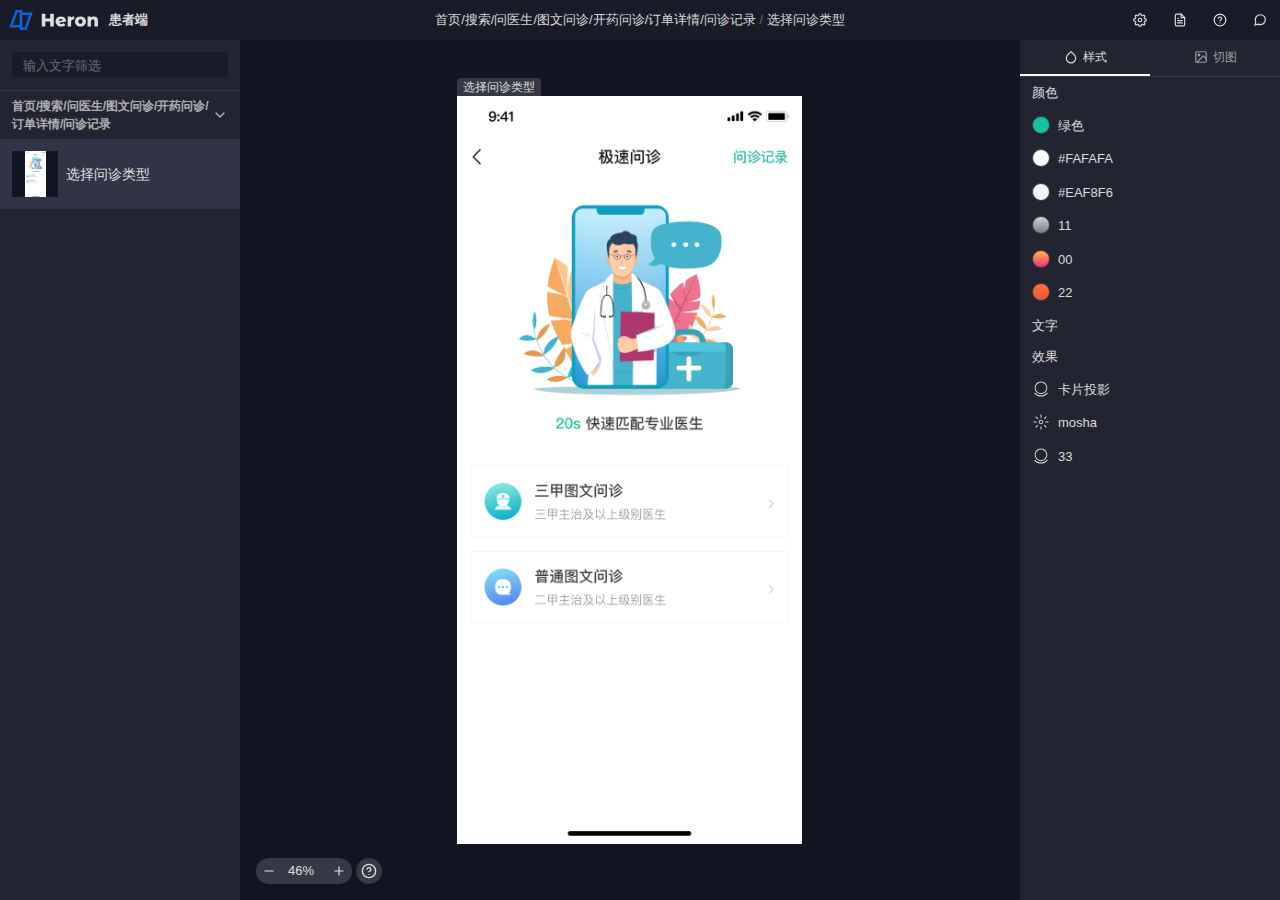
<file: rapidConsultation/极速问诊素材/优医问诊-选择问诊类型/index.html>
<!doctype html><html lang="en"><head><meta charset="utf-8"/><link rel="icon" href="./favicon.ico"/><meta name="viewport" content="width=device-width,initial-scale=1"/><meta name="theme-color" content="#111421"/><meta name="description" content="Heron Handoff App, export Figma developer-handoff specs."/><link rel="manifest" href="./manifest.json"/><script>var PAGED_FRAMES = {"0:1":{"name":"首页/搜索/问医生/图文问诊/开药问诊/订单详情/问诊记录","frames":[{"id":"270:3902","name":"选择问诊类型"}]}},SETTINGS = {"language":"zh","sortOrder":0,"useNestedPages":false,"platform":1,"resolution":1,"unit":2,"remBase":16,"convention":0,"includeComponents":false,"exportWebP":false},FILE_DATA = {"isFromPlugin":true,"name":"患者端","document":{"id":"0:0","name":"患者端","type":"DOCUMENT","children":[{"id":"380:6529","name":"启动页面/登录/注册","type":"CANVAS","backgroundColor":{"type":"SOLID","visible":true,"opacity":1,"blendMode":"NORMAL","color":{"r":0.8980392217636108,"g":0.8980392217636108,"b":0.8980392217636108}},"exportSettings":[],"children":[]},{"id":"0:1","name":"首页/搜索/问医生/图文问诊/开药问诊/订单详情/问诊记录","type":"CANVAS","backgroundColor":{"type":"SOLID","visible":true,"opacity":1,"blendMode":"NORMAL","color":{"r":0.8980392217636108,"g":0.8980392217636108,"b":0.8980392217636108}},"exportSettings":[],"children":[{"id":"270:3902","name":"选择问诊类型","type":"FRAME","visible":true,"locked":false,"blendMode":"PASS_THROUGH","clipsContent":true,"absoluteTransform":[[1,0,697],[0,1,6490]],"relativeTransform":[[1,0,697],[0,1,6490]],"effects":[],"isMask":false,"fills":[{"type":"SOLID","visible":true,"opacity":1,"blendMode":"NORMAL","color":{"r":1,"g":1,"b":1}}],"strokes":[],"strokeWeight":1,"strokeAlign":"INSIDE","styles":{"fill":{"id":"S:cac098d729d4ac4d4d2ee9d1498c23665acbdacb,277:4","key":"cac098d729d4ac4d4d2ee9d1498c23665acbdacb","name":"白色","description":"","remote":true}},"absoluteBoundingBox":{"x":697,"y":6490,"width":750,"height":1624},"exportSettings":[],"children":[{"id":"294:3266","name":"Glowillustration","type":"RECTANGLE","visible":false,"locked":false,"blendMode":"PASS_THROUGH","absoluteTransform":[[1,0,860],[0,1,6696]],"relativeTransform":[[1,0,163],[0,1,206]],"effects":[],"isMask":false,"fills":[{"type":"IMAGE","visible":true,"opacity":1,"blendMode":"NORMAL","scaleMode":"CROP","imageTransform":[[0.9999998807907104,0,0],[0,0.7391453981399536,0.13350704312324524]],"scalingFactor":0.5,"filters":{"exposure":0,"contrast":0,"saturation":0,"temperature":0,"tint":0,"highlights":0,"shadows":0},"imageHash":"5c4b9e0c64362aad9cb23e43a37e4840629cffa7"}],"strokes":[],"strokeWeight":1,"strokeAlign":"INSIDE","absoluteBoundingBox":{"x":860,"y":6696,"width":423,"height":449},"exportSettings":[]},{"id":"1911:14284","name":"DrawKit Vector Illustration Marketing & Ads (6)-min","type":"RECTANGLE","visible":false,"locked":false,"blendMode":"PASS_THROUGH","absoluteTransform":[[1,0,825],[0,1,6695]],"relativeTransform":[[1,0,128],[0,1,205]],"effects":[],"isMask":false,"fills":[{"type":"IMAGE","visible":true,"opacity":1,"blendMode":"NORMAL","scaleMode":"FILL","imageTransform":[[1,0,0],[0,1,0]],"scalingFactor":0.5,"rotation":0,"filters":{"exposure":0,"contrast":0,"saturation":0,"temperature":0,"tint":0,"highlights":0,"shadows":0},"imageHash":"5d15681cebc624a82a1185012ad6e56b4a5856a9"}],"strokes":[],"strokeWeight":0.13995134830474854,"strokeAlign":"INSIDE","absoluteBoundingBox":{"x":825,"y":6695,"width":487.29656982421875,"height":471.1430969238281},"exportSettings":[]},{"id":"1913:14285","name":"b2","type":"RECTANGLE","visible":false,"locked":false,"blendMode":"PASS_THROUGH","absoluteTransform":[[1,0,767],[0,1,6620]],"relativeTransform":[[1,0,70],[0,1,130]],"effects":[],"isMask":false,"fills":[{"type":"IMAGE","visible":true,"opacity":1,"blendMode":"NORMAL","scaleMode":"FILL","imageTransform":[[1,0,0],[0,1,0]],"scalingFactor":0.5,"rotation":0,"filters":{"exposure":0,"contrast":0,"saturation":0,"temperature":0,"tint":0,"highlights":0,"shadows":0},"imageHash":"228191db0d2e544b4208821dcc96dbb779a24150"}],"strokes":[],"strokeWeight":1,"strokeAlign":"INSIDE","absoluteBoundingBox":{"x":767,"y":6620,"width":600,"height":600},"exportSettings":[]},{"id":"1913:14286","name":"a1","type":"RECTANGLE","visible":false,"locked":false,"blendMode":"PASS_THROUGH","absoluteTransform":[[1,0,767],[0,1,6610]],"relativeTransform":[[1,0,70],[0,1,120]],"effects":[],"isMask":false,"fills":[{"type":"IMAGE","visible":true,"opacity":1,"blendMode":"NORMAL","scaleMode":"FILL","imageTransform":[[1,0,0],[0,1,0]],"scalingFactor":0.5,"rotation":0,"filters":{"exposure":0,"contrast":0,"saturation":0,"temperature":0,"tint":0,"highlights":0,"shadows":0},"imageHash":"49433e12dcd738ca8c8f41e05113e05c5c7b121d"}],"strokes":[],"strokeWeight":1,"strokeAlign":"INSIDE","absoluteBoundingBox":{"x":767,"y":6610,"width":600,"height":600},"exportSettings":[]},{"id":"313:4727","name":"20s 快速匹配专业医生","type":"TEXT","visible":true,"locked":false,"blendMode":"PASS_THROUGH","absoluteTransform":[[1,0,911],[0,1,7175]],"relativeTransform":[[1,0,214],[0,1,685]],"effects":[],"isMask":false,"characters":"20s 快速匹配专业医生","isMixedText":true,"style":{"fillStyleId":"S:89d5c846ba55c44e51d5e0fa92b041905e961ed4,","textStyleId":"","fontSize":32,"fontFamily":"PingFang SC","fontWeight":"medium","textDecoration":"NONE","letterSpacing":0,"letterSpacingUnit":"PIXELS","lineHeight":50,"lineHeightUnit":"PIXELS","fills":[{"type":"SOLID","visible":true,"opacity":1,"blendMode":"NORMAL","color":{"r":0.0857812762260437,"g":0.762499988079071,"b":0.6406905651092529}}],"textAlignHorizontal":"LEFT","textAlignVertical":"TOP"},"textTable":[{"text":"2","fillStyleId":"S:89d5c846ba55c44e51d5e0fa92b041905e961ed4,","textStyleId":"","fontSize":32,"fontFamily":"PingFang SC","fontWeight":"medium","textDecoration":"NONE","letterSpacing":0,"letterSpacingUnit":"PIXELS","lineHeight":50,"lineHeightUnit":"PIXELS","fills":[{"type":"SOLID","visible":true,"opacity":1,"blendMode":"NORMAL","color":{"r":0.0857812762260437,"g":0.762499988079071,"b":0.6406905651092529}}],"textAlignHorizontal":"LEFT","textAlignVertical":"TOP"},{"text":"0","fillStyleId":"S:89d5c846ba55c44e51d5e0fa92b041905e961ed4,","textStyleId":"","fontSize":32,"fontFamily":"PingFang SC","fontWeight":"medium","textDecoration":"NONE","letterSpacing":0,"letterSpacingUnit":"PIXELS","lineHeight":50,"lineHeightUnit":"PIXELS","fills":[{"type":"SOLID","visible":true,"opacity":1,"blendMode":"NORMAL","color":{"r":0.0857812762260437,"g":0.762499988079071,"b":0.6406905651092529}}],"textAlignHorizontal":"LEFT","textAlignVertical":"TOP"},{"text":"s","fillStyleId":"S:89d5c846ba55c44e51d5e0fa92b041905e961ed4,","textStyleId":"","fontSize":32,"fontFamily":"PingFang SC","fontWeight":"medium","textDecoration":"NONE","letterSpacing":0,"letterSpacingUnit":"PIXELS","lineHeight":50,"lineHeightUnit":"PIXELS","fills":[{"type":"SOLID","visible":true,"opacity":1,"blendMode":"NORMAL","color":{"r":0.0857812762260437,"g":0.762499988079071,"b":0.6406905651092529}}],"textAlignHorizontal":"LEFT","textAlignVertical":"TOP"},{"text":" ","fillStyleId":"S:89d5c846ba55c44e51d5e0fa92b041905e961ed4,","textStyleId":"","fontSize":32,"fontFamily":"PingFang SC","fontWeight":"medium","textDecoration":"NONE","letterSpacing":0,"letterSpacingUnit":"PIXELS","lineHeight":50,"lineHeightUnit":"PIXELS","fills":[{"type":"SOLID","visible":true,"opacity":1,"blendMode":"NORMAL","color":{"r":0.0857812762260437,"g":0.762499988079071,"b":0.6406905651092529}}],"textAlignHorizontal":"LEFT","textAlignVertical":"TOP"},{"text":"快","fillStyleId":"S:2b82651818472097ccfee199b992b00a172f870f,239:102","textStyleId":"","fontSize":32,"fontFamily":"PingFang SC","fontWeight":"medium","textDecoration":"NONE","letterSpacing":0,"letterSpacingUnit":"PIXELS","lineHeight":50,"lineHeightUnit":"PIXELS","fills":[{"type":"SOLID","visible":true,"opacity":1,"blendMode":"NORMAL","color":{"r":0.23465277254581451,"g":0.24412499368190765,"b":0.25833332538604736}}],"textAlignHorizontal":"LEFT","textAlignVertical":"TOP"},{"text":"速","fillStyleId":"S:2b82651818472097ccfee199b992b00a172f870f,239:102","textStyleId":"","fontSize":32,"fontFamily":"PingFang SC","fontWeight":"medium","textDecoration":"NONE","letterSpacing":0,"letterSpacingUnit":"PIXELS","lineHeight":50,"lineHeightUnit":"PIXELS","fills":[{"type":"SOLID","visible":true,"opacity":1,"blendMode":"NORMAL","color":{"r":0.23465277254581451,"g":0.24412499368190765,"b":0.25833332538604736}}],"textAlignHorizontal":"LEFT","textAlignVertical":"TOP"},{"text":"匹","fillStyleId":"S:2b82651818472097ccfee199b992b00a172f870f,239:102","textStyleId":"","fontSize":32,"fontFamily":"PingFang SC","fontWeight":"medium","textDecoration":"NONE","letterSpacing":0,"letterSpacingUnit":"PIXELS","lineHeight":50,"lineHeightUnit":"PIXELS","fills":[{"type":"SOLID","visible":true,"opacity":1,"blendMode":"NORMAL","color":{"r":0.23465277254581451,"g":0.24412499368190765,"b":0.25833332538604736}}],"textAlignHorizontal":"LEFT","textAlignVertical":"TOP"},{"text":"配","fillStyleId":"S:2b82651818472097ccfee199b992b00a172f870f,239:102","textStyleId":"","fontSize":32,"fontFamily":"PingFang SC","fontWeight":"medium","textDecoration":"NONE","letterSpacing":0,"letterSpacingUnit":"PIXELS","lineHeight":50,"lineHeightUnit":"PIXELS","fills":[{"type":"SOLID","visible":true,"opacity":1,"blendMode":"NORMAL","color":{"r":0.23465277254581451,"g":0.24412499368190765,"b":0.25833332538604736}}],"textAlignHorizontal":"LEFT","textAlignVertical":"TOP"},{"text":"专","fillStyleId":"S:2b82651818472097ccfee199b992b00a172f870f,239:102","textStyleId":"","fontSize":32,"fontFamily":"PingFang SC","fontWeight":"medium","textDecoration":"NONE","letterSpacing":0,"letterSpacingUnit":"PIXELS","lineHeight":50,"lineHeightUnit":"PIXELS","fills":[{"type":"SOLID","visible":true,"opacity":1,"blendMode":"NORMAL","color":{"r":0.23465277254581451,"g":0.24412499368190765,"b":0.25833332538604736}}],"textAlignHorizontal":"LEFT","textAlignVertical":"TOP"},{"text":"业","fillStyleId":"S:2b82651818472097ccfee199b992b00a172f870f,239:102","textStyleId":"","fontSize":32,"fontFamily":"PingFang SC","fontWeight":"medium","textDecoration":"NONE","letterSpacing":0,"letterSpacingUnit":"PIXELS","lineHeight":50,"lineHeightUnit":"PIXELS","fills":[{"type":"SOLID","visible":true,"opacity":1,"blendMode":"NORMAL","color":{"r":0.23465277254581451,"g":0.24412499368190765,"b":0.25833332538604736}}],"textAlignHorizontal":"LEFT","textAlignVertical":"TOP"},{"text":"医","fillStyleId":"S:2b82651818472097ccfee199b992b00a172f870f,239:102","textStyleId":"","fontSize":32,"fontFamily":"PingFang SC","fontWeight":"medium","textDecoration":"NONE","letterSpacing":0,"letterSpacingUnit":"PIXELS","lineHeight":50,"lineHeightUnit":"PIXELS","fills":[{"type":"SOLID","visible":true,"opacity":1,"blendMode":"NORMAL","color":{"r":0.23465277254581451,"g":0.24412499368190765,"b":0.25833332538604736}}],"textAlignHorizontal":"LEFT","textAlignVertical":"TOP"},{"text":"生","fillStyleId":"S:2b82651818472097ccfee199b992b00a172f870f,239:102","textStyleId":"","fontSize":32,"fontFamily":"PingFang SC","fontWeight":"medium","textDecoration":"NONE","letterSpacing":0,"letterSpacingUnit":"PIXELS","lineHeight":50,"lineHeightUnit":"PIXELS","fills":[{"type":"SOLID","visible":true,"opacity":1,"blendMode":"NORMAL","color":{"r":0.23465277254581451,"g":0.24412499368190765,"b":0.25833332538604736}}],"textAlignHorizontal":"LEFT","textAlignVertical":"TOP"}],"fills":[{"type":"SOLID","visible":true,"opacity":1,"blendMode":"NORMAL","color":{"r":0.0857812762260437,"g":0.762499988079071,"b":0.6406905651092529}}],"strokes":[],"strokeWeight":1,"strokeAlign":"OUTSIDE","styles":{},"absoluteBoundingBox":{"x":911,"y":7175,"width":322,"height":50},"exportSettings":[]},{"id":"313:4741","name":"Group 191","type":"GROUP","visible":true,"locked":false,"blendMode":"PASS_THROUGH","absoluteTransform":[[1,0,727],[0,1,7478]],"relativeTransform":[[1,0,30],[0,1,988]],"effects":[],"isMask":false,"absoluteBoundingBox":{"x":727,"y":7478,"width":690,"height":156},"exportSettings":[],"children":[{"id":"313:4742","name":"Rectangle 74","type":"RECTANGLE","visible":true,"locked":false,"blendMode":"PASS_THROUGH","absoluteTransform":[[1,0,727],[0,1,7478]],"relativeTransform":[[1,0,30],[0,1,988]],"effects":[{"type":"DROP_SHADOW","color":{"r":0.8980392217636108,"g":0.8980392217636108,"b":0.8980392217636108,"a":0.5},"offset":{"x":0,"y":0},"radius":22,"spread":0,"visible":false,"blendMode":"MULTIPLY","showShadowBehindNode":false}],"isMask":false,"fills":[{"type":"SOLID","visible":true,"opacity":1,"blendMode":"NORMAL","color":{"r":1,"g":1,"b":1}}],"strokes":[{"type":"SOLID","visible":true,"opacity":0.8999999761581421,"blendMode":"NORMAL","color":{"r":0.929411768913269,"g":0.929411768913269,"b":0.929411768913269}}],"strokeWeight":1,"strokeAlign":"INSIDE","styles":{"fill":{"id":"S:cac098d729d4ac4d4d2ee9d1498c23665acbdacb,277:4","key":"cac098d729d4ac4d4d2ee9d1498c23665acbdacb","name":"白色","description":"","remote":true},"stroke":{"id":"S:89a34f769e8c9219bd8b7a7e820b5ae5b6b408c0,239:30","key":"89a34f769e8c9219bd8b7a7e820b5ae5b6b408c0","name":"线条颜色——浅灰","description":"","remote":true}},"cornerRadius":8,"rectangleCornerRadii":[8,8,8,8],"absoluteBoundingBox":{"x":727,"y":7478,"width":690,"height":156},"exportSettings":[]},{"id":"313:4743","name":"chevron-states","type":"INSTANCE","visible":true,"locked":false,"blendMode":"PASS_THROUGH","clipsContent":true,"absoluteTransform":[[1,0,1363],[0,1,7544]],"relativeTransform":[[1,0,666],[0,1,1054]],"effects":[],"isMask":false,"variantProperties":[["Direction","Right"]],"mainComponent":{"id":"82:1407","name":"chevron-states","key":"78eb1bf820f34003cc4ee4107f060ec16912dc8e","description":""},"fills":[{"type":"SOLID","visible":false,"opacity":1,"blendMode":"NORMAL","color":{"r":1,"g":1,"b":1}}],"strokes":[],"strokeWeight":1,"strokeAlign":"INSIDE","absoluteBoundingBox":{"x":1363,"y":7544,"width":34,"height":34},"exportSettings":[],"children":[{"id":"I313:4743;18:438","name":"Vector","type":"VECTOR","visible":true,"locked":false,"blendMode":"PASS_THROUGH","absoluteTransform":[[1,0,1375.75],[0,1,7552.5]],"relativeTransform":[[1,0,12.75],[0,1,8.5]],"effects":[],"isMask":false,"fills":[],"strokes":[{"type":"SOLID","visible":true,"opacity":1,"blendMode":"NORMAL","color":{"r":0.7647058963775635,"g":0.7647058963775635,"b":0.772549033164978}}],"strokeWeight":2,"strokeAlign":"CENTER","styles":{"stroke":{"id":"S:7aa64e4b0dbc7a2db37f259a189ca0e9177e8b33,276:2","key":"7aa64e4b0dbc7a2db37f259a189ca0e9177e8b33","name":"文字颜色——提示&说明（评论、收藏、日期）","description":"","remote":true}},"absoluteBoundingBox":{"x":1375.75,"y":7552.5,"width":8.5,"height":17},"exportSettings":[]}]},{"id":"313:4744","name":"Frame 84","type":"FRAME","visible":true,"locked":false,"blendMode":"PASS_THROUGH","clipsContent":false,"absoluteTransform":[[1,0,757],[0,1,7488]],"relativeTransform":[[1,0,60],[0,1,998]],"effects":[],"isMask":false,"fills":[],"strokes":[],"strokeWeight":1,"strokeAlign":"INSIDE","absoluteBoundingBox":{"x":757,"y":7488,"width":395,"height":136},"exportSettings":[],"children":[{"id":"1905:14466","name":"Group 33425","type":"GROUP","visible":true,"locked":false,"blendMode":"PASS_THROUGH","absoluteTransform":[[1,0,757],[0,1,7516]],"relativeTransform":[[1,0,0],[0,1,28]],"effects":[],"isMask":false,"absoluteBoundingBox":{"x":757,"y":7516,"width":80,"height":80},"exportSettings":[],"children":[{"id":"1905:14467","name":"Rectangle 64","type":"RECTANGLE","visible":true,"locked":false,"blendMode":"PASS_THROUGH","absoluteTransform":[[1,0,757],[0,1,7516]],"relativeTransform":[[1,0,0],[0,1,28]],"effects":[],"isMask":false,"fills":[{"type":"GRADIENT_LINEAR","visible":true,"opacity":1,"blendMode":"NORMAL","gradientStops":[{"color":{"r":0.5343749523162842,"g":0.8751875162124634,"b":0.9499999284744263,"a":1},"position":0},{"color":{"r":0.3274305462837219,"g":0.5419374108314514,"b":0.9583333134651184,"a":1},"position":1}],"gradientTransform":[[0.2455781251192093,0.935535728931427,-0.05832480639219284],[-0.935535728931427,0.2455781251192093,0.722189724445343]]}],"strokes":[],"strokeWeight":1,"strokeAlign":"INSIDE","cornerRadius":40,"rectangleCornerRadii":[40,40,40,40],"absoluteBoundingBox":{"x":757,"y":7516,"width":80,"height":80},"exportSettings":[]},{"id":"1905:14468","name":"Vector","type":"VECTOR","visible":true,"locked":false,"blendMode":"PASS_THROUGH","absoluteTransform":[[1,0,797],[0,1,7567]],"relativeTransform":[[1,0,40],[0,1,79]],"effects":[],"isMask":false,"fills":[{"type":"SOLID","visible":true,"opacity":0.8500000238418579,"blendMode":"NORMAL","color":{"r":1,"g":1,"b":1}}],"strokes":[],"strokeWeight":0.125,"strokeAlign":"INSIDE","absoluteBoundingBox":{"x":797,"y":7567,"width":17,"height":6},"exportSettings":[]},{"id":"1905:14469","name":"Union","type":"BOOLEAN_OPERATION","visible":true,"locked":false,"blendMode":"PASS_THROUGH","absoluteTransform":[[1,0,780],[0,1,7539]],"relativeTransform":[[1,0,23],[0,1,51]],"effects":[{"type":"DROP_SHADOW","color":{"r":0.4078431725502014,"g":0.6784313917160034,"b":0.95686274766922,"a":0.30000001192092896},"offset":{"x":1,"y":1},"radius":4,"spread":0,"visible":true,"blendMode":"MULTIPLY","showShadowBehindNode":false}],"isMask":false,"booleanOperation":"UNION","fills":[{"type":"SOLID","visible":true,"opacity":1,"blendMode":"NORMAL","color":{"r":1,"g":1,"b":1}}],"strokes":[],"strokeWeight":0.125,"strokeAlign":"INSIDE","absoluteBoundingBox":{"x":780,"y":7539,"width":34,"height":34},"exportSettings":[],"children":[{"id":"1905:14470","name":"Vector","type":"VECTOR","visible":true,"locked":false,"blendMode":"PASS_THROUGH","absoluteTransform":[[1,0,780],[0,1,7539]],"relativeTransform":[[1,0,23],[0,1,51]],"effects":[],"isMask":false,"fills":[{"type":"SOLID","visible":true,"opacity":1,"blendMode":"NORMAL","color":{"r":0,"g":0.8352941274642944,"b":0.8509804010391235}}],"strokes":[],"strokeWeight":0.125,"strokeAlign":"INSIDE","absoluteBoundingBox":{"x":780,"y":7539,"width":34,"height":34},"exportSettings":[]}]},{"id":"1905:14471","name":"Ellipse 50","type":"ELLIPSE","visible":false,"locked":false,"blendMode":"PASS_THROUGH","absoluteTransform":[[1,0,780],[0,1,7539]],"relativeTransform":[[1,0,23],[0,1,51]],"effects":[],"isMask":false,"fills":[{"type":"SOLID","visible":true,"opacity":1,"blendMode":"NORMAL","color":{"r":1,"g":1,"b":1}}],"strokes":[],"strokeWeight":1,"strokeAlign":"INSIDE","absoluteBoundingBox":{"x":780,"y":7539,"width":34,"height":34},"exportSettings":[]},{"id":"2801:14020","name":"Slice 2","type":"SLICE","visible":true,"locked":false,"absoluteTransform":[[1,0,757],[0,1,7516]],"relativeTransform":[[1,0,0],[0,1,28]],"absoluteBoundingBox":{"x":757,"y":7516,"width":80,"height":80},"exportSettings":[{"format":"PNG","suffix":"","contentsOnly":true,"constraint":{"type":"SCALE","value":1}}]}]},{"id":"313:4746","name":"Group 79","type":"GROUP","visible":true,"locked":false,"blendMode":"PASS_THROUGH","absoluteTransform":[[1,0,864],[0,1,7508]],"relativeTransform":[[1,0,107],[0,1,20]],"effects":[],"isMask":false,"absoluteBoundingBox":{"x":864,"y":7508,"width":288,"height":96},"exportSettings":[],"children":[{"id":"313:4747","name":"普通图文问诊","type":"TEXT","visible":true,"locked":false,"blendMode":"PASS_THROUGH","absoluteTransform":[[1,0,864],[0,1,7508]],"relativeTransform":[[1,0,107],[0,1,20]],"effects":[],"isMask":false,"characters":"普通图文问诊","isMixedText":false,"textTable":[],"style":{"fillStyleId":"S:2b82651818472097ccfee199b992b00a172f870f,239:102","textStyleId":"","fontSize":32,"fontFamily":"PingFang SC","fontWeight":"medium","textDecoration":"NONE","letterSpacing":0,"letterSpacingUnit":"PIXELS","lineHeight":48,"lineHeightUnit":"PIXELS","fills":[{"type":"SOLID","visible":true,"opacity":1,"blendMode":"NORMAL","color":{"r":0.23465277254581451,"g":0.24412499368190765,"b":0.25833332538604736}}],"textAlignHorizontal":"LEFT","textAlignVertical":"TOP"},"fills":[{"type":"SOLID","visible":true,"opacity":1,"blendMode":"NORMAL","color":{"r":0.23465277254581451,"g":0.24412499368190765,"b":0.25833332538604736}}],"strokes":[],"strokeWeight":1,"strokeAlign":"OUTSIDE","styles":{"fill":{"id":"S:2b82651818472097ccfee199b992b00a172f870f,239:102","key":"2b82651818472097ccfee199b992b00a172f870f","name":"文字颜色——正文文字2","description":"","remote":true}},"absoluteBoundingBox":{"x":864,"y":7508,"width":194,"height":48},"exportSettings":[]},{"id":"313:4748","name":"二甲主治及以上级别医生","type":"TEXT","visible":true,"locked":false,"blendMode":"PASS_THROUGH","absoluteTransform":[[1,0,864],[0,1,7564]],"relativeTransform":[[1,0,107],[0,1,76]],"effects":[],"isMask":false,"characters":"二甲主治及以上级别医生","isMixedText":false,"textTable":[],"style":{"fillStyleId":"S:8bbbdf7effff22e6d840d1b4e4680c1684a4f7b8,232:12","textStyleId":"","fontSize":26,"fontFamily":"PingFang SC","fontWeight":"light","textDecoration":"NONE","letterSpacing":0,"letterSpacingUnit":"PIXELS","lineHeight":40,"lineHeightUnit":"PIXELS","fills":[{"type":"SOLID","visible":true,"opacity":1,"blendMode":"NORMAL","color":{"r":0.5176470875740051,"g":0.5176470875740051,"b":0.5176470875740051}}],"textAlignHorizontal":"LEFT","textAlignVertical":"TOP"},"fills":[{"type":"SOLID","visible":true,"opacity":1,"blendMode":"NORMAL","color":{"r":0.5176470875740051,"g":0.5176470875740051,"b":0.5176470875740051}}],"strokes":[],"strokeWeight":1,"strokeAlign":"OUTSIDE","styles":{"fill":{"id":"S:8bbbdf7effff22e6d840d1b4e4680c1684a4f7b8,232:12","key":"8bbbdf7effff22e6d840d1b4e4680c1684a4f7b8","name":"文字颜色——标签文字","description":"与浅灰填充色配合使用","remote":true}},"absoluteBoundingBox":{"x":864,"y":7564,"width":288,"height":40},"exportSettings":[]}]}]}]},{"id":"313:4750","name":"Group 99","type":"GROUP","visible":true,"locked":false,"blendMode":"PASS_THROUGH","absoluteTransform":[[1,0,727],[0,1,7292]],"relativeTransform":[[1,0,30],[0,1,802]],"effects":[],"isMask":false,"absoluteBoundingBox":{"x":727,"y":7292,"width":690,"height":156},"exportSettings":[],"children":[{"id":"313:4751","name":"Rectangle 74","type":"RECTANGLE","visible":true,"locked":false,"blendMode":"PASS_THROUGH","absoluteTransform":[[1,0,727],[0,1,7292]],"relativeTransform":[[1,0,30],[0,1,802]],"effects":[{"type":"DROP_SHADOW","color":{"r":0.8980392217636108,"g":0.8980392217636108,"b":0.8980392217636108,"a":0.5},"offset":{"x":0,"y":0},"radius":22,"spread":0,"visible":false,"blendMode":"MULTIPLY","showShadowBehindNode":false}],"isMask":false,"fills":[{"type":"SOLID","visible":true,"opacity":1,"blendMode":"NORMAL","color":{"r":1,"g":1,"b":1}}],"strokes":[{"type":"SOLID","visible":true,"opacity":0.8999999761581421,"blendMode":"NORMAL","color":{"r":0.929411768913269,"g":0.929411768913269,"b":0.929411768913269}}],"strokeWeight":1,"strokeAlign":"INSIDE","styles":{"fill":{"id":"S:cac098d729d4ac4d4d2ee9d1498c23665acbdacb,277:4","key":"cac098d729d4ac4d4d2ee9d1498c23665acbdacb","name":"白色","description":"","remote":true},"stroke":{"id":"S:89a34f769e8c9219bd8b7a7e820b5ae5b6b408c0,239:30","key":"89a34f769e8c9219bd8b7a7e820b5ae5b6b408c0","name":"线条颜色——浅灰","description":"","remote":true}},"cornerRadius":8,"rectangleCornerRadii":[8,8,8,8],"absoluteBoundingBox":{"x":727,"y":7292,"width":690,"height":156},"exportSettings":[]},{"id":"2801:14022","name":"Group 33505","type":"GROUP","visible":true,"locked":false,"blendMode":"PASS_THROUGH","absoluteTransform":[[1,0,1363],[0,1,7358]],"relativeTransform":[[1,0,666],[0,1,868]],"effects":[],"isMask":false,"absoluteBoundingBox":{"x":1363,"y":7358,"width":34,"height":34},"exportSettings":[],"children":[{"id":"313:4752","name":"chevron-states","type":"INSTANCE","visible":true,"locked":false,"blendMode":"PASS_THROUGH","clipsContent":true,"absoluteTransform":[[1,0,1363],[0,1,7358]],"relativeTransform":[[1,0,666],[0,1,868]],"effects":[],"isMask":false,"variantProperties":[["Direction","Right"]],"mainComponent":{"id":"82:1407","name":"chevron-states","key":"78eb1bf820f34003cc4ee4107f060ec16912dc8e","description":""},"fills":[{"type":"SOLID","visible":false,"opacity":1,"blendMode":"NORMAL","color":{"r":1,"g":1,"b":1}}],"strokes":[],"strokeWeight":1,"strokeAlign":"INSIDE","absoluteBoundingBox":{"x":1363,"y":7358,"width":34,"height":34},"exportSettings":[],"children":[{"id":"I313:4752;18:438","name":"Vector","type":"VECTOR","visible":true,"locked":false,"blendMode":"PASS_THROUGH","absoluteTransform":[[1,0,1375.75],[0,1,7366.5]],"relativeTransform":[[1,0,12.75],[0,1,8.5]],"effects":[],"isMask":false,"fills":[],"strokes":[{"type":"SOLID","visible":true,"opacity":1,"blendMode":"NORMAL","color":{"r":0.7647058963775635,"g":0.7647058963775635,"b":0.772549033164978}}],"strokeWeight":2,"strokeAlign":"CENTER","styles":{"stroke":{"id":"S:7aa64e4b0dbc7a2db37f259a189ca0e9177e8b33,276:2","key":"7aa64e4b0dbc7a2db37f259a189ca0e9177e8b33","name":"文字颜色——提示&说明（评论、收藏、日期）","description":"","remote":true}},"absoluteBoundingBox":{"x":1375.75,"y":7366.5,"width":8.5,"height":17},"exportSettings":[]}]},{"id":"2801:14980","name":"chevron-states","type":"SLICE","visible":true,"locked":false,"absoluteTransform":[[1,0,1363],[0,1,7358]],"relativeTransform":[[1,0,666],[0,1,868]],"absoluteBoundingBox":{"x":1363,"y":7358,"width":34,"height":34},"exportSettings":[{"format":"PNG","suffix":"","contentsOnly":true,"constraint":{"type":"SCALE","value":1}}]}]},{"id":"313:4753","name":"Frame 84","type":"FRAME","visible":true,"locked":false,"blendMode":"PASS_THROUGH","clipsContent":false,"absoluteTransform":[[1,0,757],[0,1,7302]],"relativeTransform":[[1,0,60],[0,1,812]],"effects":[],"isMask":false,"fills":[],"strokes":[],"strokeWeight":1,"strokeAlign":"INSIDE","absoluteBoundingBox":{"x":757,"y":7302,"width":395,"height":136},"exportSettings":[],"children":[{"id":"1905:14448","name":"Group 33424","type":"GROUP","visible":true,"locked":false,"blendMode":"PASS_THROUGH","absoluteTransform":[[1,0,757],[0,1,7330]],"relativeTransform":[[1,0,0],[0,1,28]],"effects":[],"isMask":false,"absoluteBoundingBox":{"x":757,"y":7330,"width":80,"height":80},"exportSettings":[],"children":[{"id":"1905:14449","name":"Rectangle 64","type":"RECTANGLE","visible":true,"locked":false,"blendMode":"PASS_THROUGH","absoluteTransform":[[1,0,757],[0,1,7330]],"relativeTransform":[[1,0,0],[0,1,28]],"effects":[],"isMask":false,"fills":[{"type":"GRADIENT_LINEAR","visible":true,"opacity":1,"blendMode":"NORMAL","gradientStops":[{"color":{"r":0.5691145658493042,"g":0.9291666746139526,"b":0.8871167302131653,"a":1},"position":0},{"color":{"r":0.04265624284744263,"g":0.6981188654899597,"b":0.7875000238418579,"a":1},"position":1}],"gradientTransform":[[0.2455781251192093,0.935535728931427,-0.05832480639219284],[-0.935535728931427,0.2455781251192093,0.722189724445343]]}],"strokes":[],"strokeWeight":1,"strokeAlign":"INSIDE","cornerRadius":40,"rectangleCornerRadii":[40,40,40,40],"absoluteBoundingBox":{"x":757,"y":7330,"width":80,"height":80},"exportSettings":[]},{"id":"1905:14450","name":"Vector","type":"VECTOR","visible":false,"locked":false,"blendMode":"PASS_THROUGH","absoluteTransform":[[1,0,781],[0,1,7352]],"relativeTransform":[[1,0,24],[0,1,50]],"effects":[],"isMask":false,"fills":[{"type":"SOLID","visible":true,"opacity":1,"blendMode":"NORMAL","color":{"r":1,"g":1,"b":1}}],"strokes":[],"strokeWeight":0.125,"strokeAlign":"INSIDE","absoluteBoundingBox":{"x":781,"y":7352,"width":31.999998092651367,"height":36},"exportSettings":[]},{"id":"1905:14451","name":"Group 33426","type":"GROUP","visible":false,"locked":false,"blendMode":"PASS_THROUGH","absoluteTransform":[[1,0,782],[0,1,7350]],"relativeTransform":[[1,0,25],[0,1,48]],"effects":[],"isMask":false,"absoluteBoundingBox":{"x":782,"y":7350,"width":29.5655574798584,"height":40},"exportSettings":[],"children":[{"id":"1905:14452","name":"Vector","type":"VECTOR","visible":true,"locked":false,"blendMode":"PASS_THROUGH","absoluteTransform":[[1,0,789.3914184570312],[0,1,7360.4345703125]],"relativeTransform":[[1,0,32.39139652252197],[0,1,58.434425354003906]],"effects":[],"isMask":false,"fills":[{"type":"SOLID","visible":true,"opacity":0.5,"blendMode":"NORMAL","color":{"r":1,"g":1,"b":1}}],"strokes":[],"strokeWeight":0.125,"strokeAlign":"INSIDE","absoluteBoundingBox":{"x":789.3914184570312,"y":7360.4345703125,"width":14.782780647277832,"height":9.130539894104004},"exportSettings":[]},{"id":"1905:14453","name":"Union","type":"BOOLEAN_OPERATION","visible":true,"locked":false,"blendMode":"PASS_THROUGH","absoluteTransform":[[1,0,782],[0,1,7350]],"relativeTransform":[[1,0,25],[0,1,48]],"effects":[],"isMask":false,"booleanOperation":"UNION","fills":[{"type":"SOLID","visible":true,"opacity":1,"blendMode":"NORMAL","color":{"r":1,"g":1,"b":1}}],"strokes":[],"strokeWeight":0.125,"strokeAlign":"INSIDE","absoluteBoundingBox":{"x":782,"y":7350,"width":29.5655574798584,"height":39.999961853027344},"exportSettings":[],"children":[{"id":"1905:14454","name":"Subtract","type":"BOOLEAN_OPERATION","visible":true,"locked":false,"blendMode":"PASS_THROUGH","absoluteTransform":[[1,0,782],[0,1,7369.56494140625]],"relativeTransform":[[1,0,25],[0,1,67.56494140625]],"effects":[],"isMask":false,"booleanOperation":"SUBTRACT","fills":[{"type":"SOLID","visible":true,"opacity":1,"blendMode":"NORMAL","color":{"r":0.125490203499794,"g":0.6627451181411743,"b":1}}],"strokes":[],"strokeWeight":0.125,"strokeAlign":"INSIDE","absoluteBoundingBox":{"x":782,"y":7369.56494140625,"width":29.5655574798584,"height":20.435020446777344},"exportSettings":[],"children":[{"id":"1905:14455","name":"Vector","type":"VECTOR","visible":true,"locked":false,"blendMode":"PASS_THROUGH","absoluteTransform":[[1,0,782],[0,1,7369.56494140625]],"relativeTransform":[[1,0,25],[0,1,67.56494140625]],"effects":[],"isMask":false,"fills":[{"type":"SOLID","visible":true,"opacity":1,"blendMode":"NORMAL","color":{"r":0.125490203499794,"g":0.6627451181411743,"b":1}}],"strokes":[],"strokeWeight":0.125,"strokeAlign":"INSIDE","absoluteBoundingBox":{"x":782,"y":7369.56494140625,"width":29.5655574798584,"height":20.435020446777344},"exportSettings":[]},{"id":"1905:14456","name":"Vector","type":"VECTOR","visible":true,"locked":false,"blendMode":"PASS_THROUGH","absoluteTransform":[[1,0,788.0870361328125],[0,1,7375.65185546875]],"relativeTransform":[[1,0,31.0870361328125],[0,1,73.65185546875]],"effects":[],"isMask":false,"fills":[{"type":"SOLID","visible":true,"opacity":1,"blendMode":"NORMAL","color":{"r":1,"g":1,"b":1}}],"strokes":[],"strokeWeight":0.125,"strokeAlign":"INSIDE","absoluteBoundingBox":{"x":788.0870361328125,"y":7375.65185546875,"width":5.217451095581055,"height":5.217452526092529},"exportSettings":[]}]},{"id":"1905:14457","name":"Subtract","type":"BOOLEAN_OPERATION","visible":true,"locked":false,"blendMode":"PASS_THROUGH","absoluteTransform":[[1,0,789.391357421875],[0,1,7350]],"relativeTransform":[[1,0,32.391357421875],[0,1,48]],"effects":[],"isMask":false,"booleanOperation":"SUBTRACT","fills":[{"type":"SOLID","visible":true,"opacity":1,"blendMode":"NORMAL","color":{"r":0.125490203499794,"g":0.6627451181411743,"b":1}}],"strokes":[],"strokeWeight":0.125,"strokeAlign":"INSIDE","absoluteBoundingBox":{"x":789.391357421875,"y":7350,"width":14.782781600952148,"height":8.695353507995605},"exportSettings":[],"children":[{"id":"1905:14458","name":"Vector","type":"VECTOR","visible":true,"locked":false,"blendMode":"PASS_THROUGH","absoluteTransform":[[1,0,789.391357421875],[0,1,7350]],"relativeTransform":[[1,0,32.391357422081455],[0,1,48.000000000007276]],"effects":[],"isMask":false,"fills":[{"type":"SOLID","visible":true,"opacity":1,"blendMode":"NORMAL","color":{"r":0.125490203499794,"g":0.6627451181411743,"b":1}}],"strokes":[],"strokeWeight":0.125,"strokeAlign":"INSIDE","absoluteBoundingBox":{"x":789.391357421875,"y":7350,"width":14.782780647277832,"height":8.695353507995605},"exportSettings":[]},{"id":"1905:14459","name":"Vector","type":"VECTOR","visible":true,"locked":false,"blendMode":"PASS_THROUGH","absoluteTransform":[[1,0,795.9132080078125],[0,1,7351.73876953125]],"relativeTransform":[[1,0,38.9132080078125],[0,1,49.73876953125]],"effects":[],"isMask":false,"fills":[{"type":"SOLID","visible":true,"opacity":1,"blendMode":"NORMAL","color":{"r":1,"g":1,"b":1}}],"strokes":[],"strokeWeight":0.125,"strokeAlign":"INSIDE","absoluteBoundingBox":{"x":795.9132080078125,"y":7351.73876953125,"width":1.7391517162322998,"height":5.217451572418213},"exportSettings":[]},{"id":"1905:14460","name":"Vector","type":"VECTOR","visible":true,"locked":false,"blendMode":"PASS_THROUGH","absoluteTransform":[[1,0,794.174072265625],[0,1,7353.47802734375]],"relativeTransform":[[1,0,37.174072265625],[0,1,51.47802734375]],"effects":[],"isMask":false,"fills":[{"type":"SOLID","visible":true,"opacity":1,"blendMode":"NORMAL","color":{"r":1,"g":1,"b":1}}],"strokes":[],"strokeWeight":0.125,"strokeAlign":"INSIDE","absoluteBoundingBox":{"x":794.174072265625,"y":7353.47802734375,"width":5.217451095581055,"height":1.7391504049301147},"exportSettings":[]}]}]}]},{"id":"1905:14461","name":"Frame","type":"FRAME","visible":true,"locked":false,"blendMode":"PASS_THROUGH","clipsContent":true,"absoluteTransform":[[1,0,777],[0,1,7350]],"relativeTransform":[[1,0,20],[0,1,48]],"effects":[],"isMask":false,"fills":[{"type":"SOLID","visible":false,"opacity":1,"blendMode":"NORMAL","color":{"r":1,"g":1,"b":1}}],"strokes":[],"strokeWeight":1,"strokeAlign":"INSIDE","absoluteBoundingBox":{"x":777,"y":7350,"width":40,"height":40},"exportSettings":[],"children":[{"id":"1905:14462","name":"Group 33427","type":"GROUP","visible":true,"locked":false,"blendMode":"PASS_THROUGH","absoluteTransform":[[1,0,779],[0,1,7352]],"relativeTransform":[[1,0,2],[0,1,2]],"effects":[],"isMask":false,"absoluteBoundingBox":{"x":779,"y":7352,"width":36.00013732910156,"height":36},"exportSettings":[],"children":[{"id":"1905:14463","name":"Vector","type":"VECTOR","visible":true,"locked":false,"blendMode":"PASS_THROUGH","absoluteTransform":[[1,0,779],[0,1,7352]],"relativeTransform":[[1,0,2],[0,1,2]],"effects":[],"isMask":false,"fills":[{"type":"SOLID","visible":true,"opacity":0.8500000238418579,"blendMode":"NORMAL","color":{"r":1,"g":1,"b":1}}],"strokes":[],"strokeWeight":0.125,"strokeAlign":"INSIDE","absoluteBoundingBox":{"x":779,"y":7352,"width":36.00013732910156,"height":36},"exportSettings":[]},{"id":"1905:14464","name":"Vector","type":"VECTOR","visible":true,"locked":false,"blendMode":"PASS_THROUGH","absoluteTransform":[[1,0,783.7802734375],[0,1,7352]],"relativeTransform":[[1,0,6.7802734375],[0,1,2]],"effects":[{"type":"DROP_SHADOW","color":{"r":0.3450980484485626,"g":0.800000011920929,"b":0.800000011920929,"a":0.30000001192092896},"offset":{"x":0,"y":1},"radius":4,"spread":0,"visible":true,"blendMode":"MULTIPLY","showShadowBehindNode":false}],"isMask":false,"fills":[{"type":"SOLID","visible":true,"opacity":1,"blendMode":"NORMAL","color":{"r":1,"g":1,"b":1}}],"strokes":[],"strokeWeight":1,"strokeAlign":"INSIDE","absoluteBoundingBox":{"x":783.7802734375,"y":7352,"width":26.43840217590332,"height":28.5},"exportSettings":[]}]}]},{"id":"2801:14501","name":"Slice 1","type":"SLICE","visible":true,"locked":false,"absoluteTransform":[[1,0,757],[0,1,7330]],"relativeTransform":[[1,0,0],[0,1,28]],"absoluteBoundingBox":{"x":757,"y":7330,"width":80,"height":80},"exportSettings":[{"format":"PNG","suffix":"","contentsOnly":true,"constraint":{"type":"SCALE","value":1}}]}]},{"id":"313:4755","name":"Group 79","type":"GROUP","visible":true,"locked":false,"blendMode":"PASS_THROUGH","absoluteTransform":[[1,0,864],[0,1,7322]],"relativeTransform":[[1,0,107],[0,1,20]],"effects":[],"isMask":false,"absoluteBoundingBox":{"x":864,"y":7322,"width":288,"height":96},"exportSettings":[],"children":[{"id":"313:4756","name":"三甲图文问诊","type":"TEXT","visible":true,"locked":false,"blendMode":"PASS_THROUGH","absoluteTransform":[[1,0,864],[0,1,7322]],"relativeTransform":[[1,0,107],[0,1,20]],"effects":[],"isMask":false,"characters":"三甲图文问诊","isMixedText":false,"textTable":[],"style":{"fillStyleId":"S:2b82651818472097ccfee199b992b00a172f870f,239:102","textStyleId":"","fontSize":32,"fontFamily":"PingFang SC","fontWeight":"medium","textDecoration":"NONE","letterSpacing":0,"letterSpacingUnit":"PIXELS","lineHeight":48,"lineHeightUnit":"PIXELS","fills":[{"type":"SOLID","visible":true,"opacity":1,"blendMode":"NORMAL","color":{"r":0.23465277254581451,"g":0.24412499368190765,"b":0.25833332538604736}}],"textAlignHorizontal":"LEFT","textAlignVertical":"TOP"},"fills":[{"type":"SOLID","visible":true,"opacity":1,"blendMode":"NORMAL","color":{"r":0.23465277254581451,"g":0.24412499368190765,"b":0.25833332538604736}}],"strokes":[],"strokeWeight":1,"strokeAlign":"OUTSIDE","styles":{"fill":{"id":"S:2b82651818472097ccfee199b992b00a172f870f,239:102","key":"2b82651818472097ccfee199b992b00a172f870f","name":"文字颜色——正文文字2","description":"","remote":true}},"absoluteBoundingBox":{"x":864,"y":7322,"width":194,"height":48},"exportSettings":[]},{"id":"313:4757","name":"三甲主治及以上级别医生","type":"TEXT","visible":true,"locked":false,"blendMode":"PASS_THROUGH","absoluteTransform":[[1,0,864],[0,1,7378]],"relativeTransform":[[1,0,107],[0,1,76]],"effects":[],"isMask":false,"characters":"三甲主治及以上级别医生","isMixedText":false,"textTable":[],"style":{"fillStyleId":"S:8bbbdf7effff22e6d840d1b4e4680c1684a4f7b8,232:12","textStyleId":"","fontSize":26,"fontFamily":"PingFang SC","fontWeight":"light","textDecoration":"NONE","letterSpacing":0,"letterSpacingUnit":"PIXELS","lineHeight":40,"lineHeightUnit":"PIXELS","fills":[{"type":"SOLID","visible":true,"opacity":1,"blendMode":"NORMAL","color":{"r":0.5176470875740051,"g":0.5176470875740051,"b":0.5176470875740051}}],"textAlignHorizontal":"LEFT","textAlignVertical":"TOP"},"fills":[{"type":"SOLID","visible":true,"opacity":1,"blendMode":"NORMAL","color":{"r":0.5176470875740051,"g":0.5176470875740051,"b":0.5176470875740051}}],"strokes":[],"strokeWeight":1,"strokeAlign":"OUTSIDE","styles":{"fill":{"id":"S:8bbbdf7effff22e6d840d1b4e4680c1684a4f7b8,232:12","key":"8bbbdf7effff22e6d840d1b4e4680c1684a4f7b8","name":"文字颜色——标签文字","description":"与浅灰填充色配合使用","remote":true}},"absoluteBoundingBox":{"x":864,"y":7378,"width":288,"height":40},"exportSettings":[]}]}]}]},{"id":"1913:14288","name":"Ellipse 3921","type":"ELLIPSE","visible":false,"locked":false,"blendMode":"PASS_THROUGH","absoluteTransform":[[1,0,788],[0,1,6451]],"relativeTransform":[[1,0,91],[0,1,-39]],"effects":[],"isMask":false,"fills":[{"type":"SOLID","visible":true,"opacity":1,"blendMode":"NORMAL","color":{"r":0.9254902005195618,"g":0.9490196108818054,"b":0.9529411792755127}}],"strokes":[],"strokeWeight":1,"strokeAlign":"INSIDE","absoluteBoundingBox":{"x":788,"y":6451,"width":572,"height":653},"exportSettings":[]},{"id":"1913:14289","name":"doctor 1","type":"FRAME","visible":true,"locked":false,"blendMode":"PASS_THROUGH","clipsContent":true,"absoluteTransform":[[1,0,832],[0,1,6727]],"relativeTransform":[[1,0,135],[0,1,237]],"effects":[],"isMask":false,"fills":[{"type":"SOLID","visible":false,"opacity":1,"blendMode":"NORMAL","color":{"r":1,"g":1,"b":1}}],"strokes":[],"strokeWeight":1,"strokeAlign":"INSIDE","absoluteBoundingBox":{"x":832,"y":6727,"width":480,"height":412},"exportSettings":[],"children":[{"id":"1913:14290","name":"Layer 2","type":"GROUP","visible":true,"locked":false,"blendMode":"PASS_THROUGH","absoluteTransform":[[1,0,832],[0,1,6727]],"relativeTransform":[[1,0,0],[0,1,0]],"effects":[],"isMask":false,"absoluteBoundingBox":{"x":832,"y":6727,"width":480,"height":412},"exportSettings":[],"children":[{"id":"1913:14291","name":"accent","type":"GROUP","visible":true,"locked":false,"blendMode":"PASS_THROUGH","absoluteTransform":[[1,0,832],[0,1,6727]],"relativeTransform":[[1,0,0],[0,1,0]],"effects":[],"isMask":false,"absoluteBoundingBox":{"x":832,"y":6727,"width":480,"height":412},"exportSettings":[],"children":[{"id":"1913:14292","name":"Vector","type":"VECTOR","visible":true,"locked":false,"blendMode":"PASS_THROUGH","absoluteTransform":[[1,0,865.9042358398438],[0,1,7119.89013671875]],"relativeTransform":[[1,0,33.90421676635742],[0,1,392.8902282714844]],"effects":[],"isMask":false,"fills":[{"type":"SOLID","visible":true,"opacity":1,"blendMode":"NORMAL","color":{"r":0.6734895706176758,"g":0.814069926738739,"b":0.8374999761581421}}],"strokes":[],"strokeWeight":1,"strokeAlign":"INSIDE","absoluteBoundingBox":{"x":865.9042358398438,"y":7119.89013671875,"width":446.0957946777344,"height":19.109832763671875},"exportSettings":[]},{"id":"1913:14293","name":"Vector","type":"VECTOR","visible":true,"locked":false,"blendMode":"PASS_THROUGH","absoluteTransform":[[1,0,1101.7734375],[0,1,6876.79248046875]],"relativeTransform":[[1,0,269.7734375],[0,1,149.7924041748047]],"effects":[],"isMask":false,"fills":[{"type":"SOLID","visible":true,"opacity":1,"blendMode":"NORMAL","color":{"r":0.929411768913269,"g":0.45098039507865906,"b":0.5647059082984924}}],"strokes":[],"strokeWeight":1,"strokeAlign":"INSIDE","absoluteBoundingBox":{"x":1101.7734375,"y":6876.79248046875,"width":124.28308868408203,"height":158.64952087402344},"exportSettings":[]},{"id":"1913:14294","name":"Vector","type":"VECTOR","visible":true,"locked":false,"blendMode":"PASS_THROUGH","absoluteTransform":[[1,0,1161.179443359375],[0,1,6876.80517578125]],"relativeTransform":[[1,0,329.1794738769531],[0,1,149.80535888671875]],"effects":[],"isMask":false,"fills":[{"type":"SOLID","visible":true,"opacity":1,"blendMode":"NORMAL","color":{"r":0.8500000238418579,"g":0.3293750286102295,"b":0.4531300663948059}}],"strokes":[],"strokeWeight":1,"strokeAlign":"INSIDE","absoluteBoundingBox":{"x":1161.179443359375,"y":6876.80517578125,"width":64.58065795898438,"height":120.7710189819336},"exportSettings":[]},{"id":"1913:14295","name":"Vector","type":"VECTOR","visible":true,"locked":false,"blendMode":"PASS_THROUGH","absoluteTransform":[[1,0,1157.8492431640625],[0,1,7002.96728515625]],"relativeTransform":[[1,0,325.8492126464844],[0,1,275.96734619140625]],"effects":[],"isMask":false,"fills":[{"type":"SOLID","visible":true,"opacity":1,"blendMode":"NORMAL","color":{"r":0.30588236451148987,"g":0.615686297416687,"b":0.7686274647712708}}],"strokes":[],"strokeWeight":1,"strokeAlign":"INSIDE","absoluteBoundingBox":{"x":1157.8492431640625,"y":7002.96728515625,"width":44.94513702392578,"height":4.903237819671631},"exportSettings":[]},{"id":"1913:14296","name":"Vector","type":"VECTOR","visible":true,"locked":false,"blendMode":"PASS_THROUGH","absoluteTransform":[[1,0,1160.81396484375],[0,1,6920.26708984375]],"relativeTransform":[[1,0,328.81390380859375],[0,1,193.26708984375]],"effects":[],"isMask":false,"fills":[{"type":"SOLID","visible":true,"opacity":1,"blendMode":"NORMAL","color":{"r":0.8509804010391235,"g":0.3294117748737335,"b":0.45490196347236633}}],"strokes":[],"strokeWeight":1,"strokeAlign":"INSIDE","absoluteBoundingBox":{"x":1160.81396484375,"y":6920.26708984375,"width":23.71554946899414,"height":35.41368103027344},"exportSettings":[]},{"id":"1913:14297","name":"Vector","type":"VECTOR","visible":true,"locked":false,"blendMode":"PASS_THROUGH","absoluteTransform":[[1,0,892.6743774414062],[0,1,6841.3916015625]],"relativeTransform":[[1,0,60.674400329589844],[0,1,114.39161682128906]],"effects":[],"isMask":false,"fills":[{"type":"SOLID","visible":true,"opacity":1,"blendMode":"NORMAL","color":{"r":0.9686274528503418,"g":0.6705882549285889,"b":0.3803921639919281}}],"strokes":[],"strokeWeight":1,"strokeAlign":"INSIDE","absoluteBoundingBox":{"x":892.6743774414062,"y":6841.3916015625,"width":124.30369567871094,"height":232.3644561767578},"exportSettings":[]},{"id":"1913:14298","name":"Vector","type":"VECTOR","visible":true,"locked":false,"blendMode":"PASS_THROUGH","absoluteTransform":[[1,0,909.6837768554688],[0,1,6841.3916015625]],"relativeTransform":[[1,0,77.68377685546875],[0,1,114.39161682128906]],"effects":[],"isMask":false,"fills":[{"type":"SOLID","visible":true,"opacity":1,"blendMode":"NORMAL","color":{"r":1,"g":0.7764706015586853,"b":0.5529412031173706}}],"strokes":[],"strokeWeight":1,"strokeAlign":"INSIDE","absoluteBoundingBox":{"x":909.6837768554688,"y":6841.3916015625,"width":107.29429626464844,"height":183.38868713378906},"exportSettings":[]},{"id":"1913:14299","name":"Vector","type":"VECTOR","visible":true,"locked":false,"blendMode":"PASS_THROUGH","absoluteTransform":[[1,0,897.592529296875],[0,1,6841.3916015625]],"relativeTransform":[[1,0,65.59254455566406],[0,1,114.39161682128906]],"effects":[],"isMask":false,"fills":[{"type":"SOLID","visible":true,"opacity":1,"blendMode":"NORMAL","color":{"r":1,"g":0.886274516582489,"b":0.8117647171020508}}],"strokes":[],"strokeWeight":1,"strokeAlign":"INSIDE","absoluteBoundingBox":{"x":897.592529296875,"y":6841.3916015625,"width":70.89524841308594,"height":161.87086486816406},"exportSettings":[]},{"id":"1913:14300","name":"Vector","type":"VECTOR","visible":true,"locked":false,"blendMode":"PASS_THROUGH","absoluteTransform":[[1,0,906.1742553710938],[0,1,6910.4345703125]],"relativeTransform":[[1,0,74.17424011230469],[0,1,183.43475341796875]],"effects":[],"isMask":false,"fills":[{"type":"SOLID","visible":true,"opacity":1,"blendMode":"NORMAL","color":{"r":1,"g":0.886274516582489,"b":0.8117647171020508}}],"strokes":[],"strokeWeight":1,"strokeAlign":"INSIDE","absoluteBoundingBox":{"x":906.1742553710938,"y":6910.4345703125,"width":31.68832778930664,"height":17.70041847229004},"exportSettings":[]},{"id":"1913:14301","name":"Vector","type":"VECTOR","visible":true,"locked":false,"blendMode":"PASS_THROUGH","absoluteTransform":[[1,0,933.8790893554688],[0,1,6883.6337890625]],"relativeTransform":[[1,0,101.87909698486328],[0,1,156.634033203125]],"effects":[],"isMask":false,"fills":[{"type":"SOLID","visible":true,"opacity":1,"blendMode":"NORMAL","color":{"r":1,"g":0.886274516582489,"b":0.8117647171020508}}],"strokes":[],"strokeWeight":1,"strokeAlign":"INSIDE","absoluteBoundingBox":{"x":933.8790893554688,"y":6883.6337890625,"width":7.659499168395996,"height":32.70532989501953},"exportSettings":[]},{"id":"1913:14302","name":"Vector","type":"VECTOR","visible":true,"locked":false,"blendMode":"PASS_THROUGH","absoluteTransform":[[1,0,832],[0,1,6957.791015625]],"relativeTransform":[[1,0,0],[0,1,230.791015625]],"effects":[],"isMask":false,"fills":[{"type":"SOLID","visible":true,"opacity":1,"blendMode":"NORMAL","color":{"r":0.2719097137451172,"g":0.7015271782875061,"b":0.7958333492279053}}],"strokes":[],"strokeWeight":1,"strokeAlign":"INSIDE","absoluteBoundingBox":{"x":832,"y":6957.791015625,"width":180.8309326171875,"height":161.09536743164062},"exportSettings":[]},{"id":"1913:14303","name":"Vector","type":"VECTOR","visible":true,"locked":false,"blendMode":"PASS_THROUGH","absoluteTransform":[[1,0,891.6237182617188],[0,1,7097.3935546875]],"relativeTransform":[[1,0,59.623722076416016],[0,1,370.3937683105469]],"effects":[],"isMask":false,"fills":[{"type":"SOLID","visible":true,"opacity":1,"blendMode":"NORMAL","color":{"r":0.8980392217636108,"g":0.5960784554481506,"b":0.3137255012989044}}],"strokes":[],"strokeWeight":1,"strokeAlign":"INSIDE","absoluteBoundingBox":{"x":891.6237182617188,"y":7097.3935546875,"width":44.22774124145508,"height":13.275656700134277},"exportSettings":[]},{"id":"1913:14304","name":"Vector","type":"VECTOR","visible":true,"locked":false,"blendMode":"PASS_THROUGH","absoluteTransform":[[1,0,870.6305541992188],[0,1,6984.56396484375]],"relativeTransform":[[1,0,38.63053512573242],[0,1,257.5638122558594]],"effects":[],"isMask":false,"fills":[{"type":"SOLID","visible":true,"opacity":1,"blendMode":"NORMAL","color":{"r":0.8980392217636108,"g":0.5960784554481506,"b":0.3137255012989044}}],"strokes":[],"strokeWeight":1,"strokeAlign":"INSIDE","absoluteBoundingBox":{"x":870.6305541992188,"y":6984.56396484375,"width":28.49700927734375,"height":35.48783874511719},"exportSettings":[]},{"id":"1913:14305","name":"Vector","type":"VECTOR","visible":true,"locked":false,"blendMode":"PASS_THROUGH","absoluteTransform":[[1,0,842.5670166015625],[0,1,7042.42431640625]],"relativeTransform":[[1,0,10.567045211791992],[0,1,315.4241943359375]],"effects":[],"isMask":false,"fills":[{"type":"SOLID","visible":true,"opacity":1,"blendMode":"NORMAL","color":{"r":0.8980392217636108,"g":0.5960784554481506,"b":0.3137255012989044}}],"strokes":[],"strokeWeight":1,"strokeAlign":"INSIDE","absoluteBoundingBox":{"x":842.5670166015625,"y":7042.42431640625,"width":43.54903030395508,"height":12.959882736206055},"exportSettings":[]},{"id":"1913:14306","name":"Vector","type":"VECTOR","visible":true,"locked":false,"blendMode":"PASS_THROUGH","absoluteTransform":[[1,0,907.4422607421875],[0,1,7034.4912109375]],"relativeTransform":[[1,0,75.44229125976562],[0,1,307.4909973144531]],"effects":[],"isMask":false,"fills":[{"type":"SOLID","visible":true,"opacity":1,"blendMode":"NORMAL","color":{"r":0.8980392217636108,"g":0.5960784554481506,"b":0.3137255012989044}}],"strokes":[],"strokeWeight":1,"strokeAlign":"INSIDE","absoluteBoundingBox":{"x":907.4422607421875,"y":7034.4912109375,"width":25.324092864990234,"height":44.34805679321289},"exportSettings":[]},{"id":"1913:14307","name":"Vector","type":"VECTOR","visible":true,"locked":false,"blendMode":"PASS_THROUGH","absoluteTransform":[[1,0,1136.0875244140625],[0,1,6921.26171875]],"relativeTransform":[[1,0,304.0874938964844],[0,1,194.2617950439453]],"effects":[],"isMask":false,"fills":[{"type":"SOLID","visible":true,"opacity":1,"blendMode":"NORMAL","color":{"r":0.9686274528503418,"g":0.6705882549285889,"b":0.3803921639919281}}],"strokes":[],"strokeWeight":1,"strokeAlign":"INSIDE","absoluteBoundingBox":{"x":1136.0875244140625,"y":6921.26171875,"width":145.82522583007812,"height":131.2255859375},"exportSettings":[]},{"id":"1913:14308","name":"Vector","type":"VECTOR","visible":true,"locked":false,"blendMode":"PASS_THROUGH","absoluteTransform":[[1,0,1198.6444091796875],[0,1,7034.65087890625]],"relativeTransform":[[1,0,366.6444396972656],[0,1,307.65069580078125]],"effects":[],"isMask":false,"fills":[{"type":"SOLID","visible":true,"opacity":1,"blendMode":"NORMAL","color":{"r":1,"g":0.8039215803146362,"b":0.6431372761726379}}],"strokes":[],"strokeWeight":1,"strokeAlign":"INSIDE","absoluteBoundingBox":{"x":1198.6444091796875,"y":7034.65087890625,"width":35.466861724853516,"height":10.652420997619629},"exportSettings":[]},{"id":"1913:14309","name":"Vector","type":"VECTOR","visible":true,"locked":false,"blendMode":"PASS_THROUGH","absoluteTransform":[[1,0,1227.339111328125],[0,1,6943.0830078125]],"relativeTransform":[[1,0,395.33905029296875],[0,1,216.08299255371094]],"effects":[],"isMask":false,"fills":[{"type":"SOLID","visible":true,"opacity":1,"blendMode":"NORMAL","color":{"r":1,"g":0.8039215803146362,"b":0.6431372761726379}}],"strokes":[],"strokeWeight":1,"strokeAlign":"INSIDE","absoluteBoundingBox":{"x":1227.339111328125,"y":6943.0830078125,"width":23.269561767578125,"height":28.565196990966797},"exportSettings":[]},{"id":"1913:14310","name":"Vector","type":"VECTOR","visible":true,"locked":false,"blendMode":"PASS_THROUGH","absoluteTransform":[[1,0,1238.2996826171875],[0,1,6989.6982421875]],"relativeTransform":[[1,0,406.2996826171875],[0,1,262.69818115234375]],"effects":[],"isMask":false,"fills":[{"type":"SOLID","visible":true,"opacity":1,"blendMode":"NORMAL","color":{"r":1,"g":0.8039215803146362,"b":0.6431372761726379}}],"strokes":[],"strokeWeight":1,"strokeAlign":"INSIDE","absoluteBoundingBox":{"x":1238.2996826171875,"y":6989.6982421875,"width":35.21067810058594,"height":10.555644989013672},"exportSettings":[]},{"id":"1913:14311","name":"Vector","type":"VECTOR","visible":true,"locked":false,"blendMode":"PASS_THROUGH","absoluteTransform":[[1,0,1200.4583740234375],[0,1,6983.64013671875]],"relativeTransform":[[1,0,368.4583435058594],[0,1,256.64007568359375]],"effects":[],"isMask":false,"fills":[{"type":"SOLID","visible":true,"opacity":1,"blendMode":"NORMAL","color":{"r":1,"g":0.8039215803146362,"b":0.6431372761726379}}],"strokes":[],"strokeWeight":1,"strokeAlign":"INSIDE","absoluteBoundingBox":{"x":1200.4583740234375,"y":6983.64013671875,"width":20.69070053100586,"height":35.769676208496094},"exportSettings":[]},{"id":"1913:14312","name":"Vector","type":"VECTOR","visible":true,"locked":false,"blendMode":"PASS_THROUGH","absoluteTransform":[[1,0,1136.049072265625],[0,1,7024.7236328125]],"relativeTransform":[[1,0,304.0491027832031],[0,1,297.7237243652344]],"effects":[],"isMask":false,"fills":[{"type":"SOLID","visible":true,"opacity":1,"blendMode":"NORMAL","color":{"r":0.2239583134651184,"g":0.6279792189598083,"b":0.7166666388511658}}],"strokes":[],"strokeWeight":1,"strokeAlign":"INSIDE","absoluteBoundingBox":{"x":1136.049072265625,"y":7024.7236328125,"width":161.01614379882812,"height":100.64466094970703},"exportSettings":[]},{"id":"1913:14313","name":"Vector","type":"VECTOR","visible":true,"locked":false,"blendMode":"PASS_THROUGH","absoluteTransform":[[1,0,1120.525146484375],[0,1,7025.134765625]],"relativeTransform":[[1,0,288.5251770019531],[0,1,298.13458251953125]],"effects":[],"isMask":false,"fills":[{"type":"SOLID","visible":true,"opacity":1,"blendMode":"NORMAL","color":{"r":0.2719097137451172,"g":0.7015271782875061,"b":0.7958333492279053}}],"strokes":[],"strokeWeight":1,"strokeAlign":"INSIDE","absoluteBoundingBox":{"x":1120.525146484375,"y":7025.134765625,"width":161.01611328125,"height":100.64461517333984},"exportSettings":[]},{"id":"1913:14314","name":"Vector","type":"VECTOR","visible":true,"locked":false,"blendMode":"PASS_THROUGH","absoluteTransform":[[1,0,1155.5308837890625],[0,1,6996.36962890625]],"relativeTransform":[[1,0,323.5308837890625],[0,1,269.3698425292969]],"effects":[],"isMask":false,"fills":[{"type":"SOLID","visible":true,"opacity":1,"blendMode":"NORMAL","color":{"r":0.2235294133424759,"g":0.6274510025978088,"b":0.7176470756530762}}],"strokes":[],"strokeWeight":1,"strokeAlign":"INSIDE","absoluteBoundingBox":{"x":1155.5308837890625,"y":6996.36962890625,"width":82.1795883178711,"height":57.52954864501953},"exportSettings":[]},{"id":"1913:14315","name":"Vector","type":"VECTOR","visible":true,"locked":false,"blendMode":"PASS_THROUGH","absoluteTransform":[[1,0,1120.525146484375],[0,1,7024.65966796875]],"relativeTransform":[[1,0,288.5251770019531],[0,1,297.6596984863281]],"effects":[],"isMask":false,"fills":[{"type":"SOLID","visible":true,"opacity":1,"blendMode":"NORMAL","color":{"r":0.3113715648651123,"g":0.7769636511802673,"b":0.8791666626930237}}],"strokes":[],"strokeWeight":1,"strokeAlign":"INSIDE","absoluteBoundingBox":{"x":1120.525146484375,"y":7024.65966796875,"width":161.20074462890625,"height":20.537111282348633},"exportSettings":[]},{"id":"1913:14316","name":"Vector","type":"VECTOR","visible":true,"locked":false,"blendMode":"PASS_THROUGH","absoluteTransform":[[1,0,1173.74462890625],[0,1,7055.0703125]],"relativeTransform":[[1,0,341.7445983886719],[0,1,328.07012939453125]],"effects":[],"isMask":false,"fills":[{"type":"SOLID","visible":true,"opacity":1,"blendMode":"NORMAL","color":{"r":1,"g":1,"b":1}}],"strokes":[],"strokeWeight":1,"strokeAlign":"INSIDE","absoluteBoundingBox":{"x":1173.74462890625,"y":7055.0703125,"width":54.57721710205078,"height":54.769832611083984},"exportSettings":[]},{"id":"1913:14317","name":"Vector","type":"VECTOR","visible":true,"locked":false,"blendMode":"PASS_THROUGH","absoluteTransform":[[1,0,946.5723876953125],[0,1,6727]],"relativeTransform":[[1,0,114.57240295410156],[0,1,0]],"effects":[],"isMask":false,"fills":[{"type":"SOLID","visible":true,"opacity":1,"blendMode":"NORMAL","color":{"r":0.05098039284348488,"g":0.6235294342041016,"b":0.7490196228027344}}],"strokes":[],"strokeWeight":1,"strokeAlign":"INSIDE","absoluteBoundingBox":{"x":946.5723876953125,"y":6727,"width":210.6620330810547,"height":398.586669921875},"exportSettings":[]},{"id":"1913:14318","name":"Rectangle","type":"RECTANGLE","visible":true,"locked":false,"blendMode":"PASS_THROUGH","absoluteTransform":[[1,0,953.68115234375],[0,1,6734.701171875]],"relativeTransform":[[1,0,121.6811294555664],[0,1,7.701414108276367]],"effects":[],"isMask":false,"fills":[{"type":"IMAGE","visible":true,"opacity":1,"blendMode":"NORMAL","scaleMode":"CROP","imageTransform":[[1,0,0],[0,1,0]],"scalingFactor":0.5,"filters":{"exposure":0,"contrast":0,"saturation":0,"temperature":0,"tint":0,"highlights":0,"shadows":0},"imageHash":"961ddb11c97f5e401ba089583e0d438a563ba924"}],"strokes":[],"strokeWeight":1,"strokeAlign":"INSIDE","cornerRadius":16,"rectangleCornerRadii":[16,16,16,16],"absoluteBoundingBox":{"x":953.68115234375,"y":6734.701171875,"width":197.25148010253906,"height":382.5035705566406},"exportSettings":[]},{"id":"1913:14319","name":"Vector","type":"VECTOR","visible":true,"locked":false,"blendMode":"PASS_THROUGH","absoluteTransform":[[1,0,1000.496337890625],[0,1,6732.39111328125]],"relativeTransform":[[1,0,168.49632263183594],[0,1,5.390892505645752]],"effects":[],"isMask":false,"fills":[{"type":"SOLID","visible":true,"opacity":1,"blendMode":"NORMAL","color":{"r":0.050000011920928955,"g":0.6240001320838928,"b":0.75}}],"strokes":[],"strokeWeight":1,"strokeAlign":"INSIDE","absoluteBoundingBox":{"x":1000.496337890625,"y":6732.39111328125,"width":104.12060546875,"height":15.31297779083252},"exportSettings":[]},{"id":"1913:14320","name":"Vector","type":"VECTOR","visible":true,"locked":false,"blendMode":"PASS_THROUGH","absoluteTransform":[[1,0,1113.5518798828125],[0,1,6762.4619140625]],"relativeTransform":[[1,0,281.5519104003906],[0,1,35.46199035644531]],"effects":[],"isMask":false,"fills":[{"type":"SOLID","visible":true,"opacity":1,"blendMode":"NORMAL","color":{"r":0.2719097137451172,"g":0.7015271782875061,"b":0.7958333492279053}}],"strokes":[],"strokeWeight":1,"strokeAlign":"INSIDE","absoluteBoundingBox":{"x":1113.5518798828125,"y":6762.4619140625,"width":158.51284790039062,"height":102.39329528808594},"exportSettings":[]},{"id":"1913:14321","name":"Vector","type":"VECTOR","visible":true,"locked":false,"blendMode":"PASS_THROUGH","absoluteTransform":[[1,0,1163.2293701171875],[0,1,6807.5439453125]],"relativeTransform":[[1,0,331.2293701171875],[0,1,80.54393768310547]],"effects":[],"isMask":false,"fills":[{"type":"SOLID","visible":true,"opacity":1,"blendMode":"NORMAL","color":{"r":1,"g":1,"b":1}}],"strokes":[],"strokeWeight":1,"strokeAlign":"INSIDE","absoluteBoundingBox":{"x":1163.2293701171875,"y":6807.5439453125,"width":10.40052604675293,"height":10.422584533691406},"exportSettings":[]},{"id":"1913:14322","name":"Vector","type":"VECTOR","visible":true,"locked":false,"blendMode":"PASS_THROUGH","absoluteTransform":[[1,0,1188.92333984375],[0,1,6807.5439453125]],"relativeTransform":[[1,0,356.9233093261719],[0,1,80.54395294189453]],"effects":[],"isMask":false,"fills":[{"type":"SOLID","visible":true,"opacity":1,"blendMode":"NORMAL","color":{"r":1,"g":1,"b":1}}],"strokes":[],"strokeWeight":1,"strokeAlign":"INSIDE","absoluteBoundingBox":{"x":1188.92333984375,"y":6807.5439453125,"width":10.40052604675293,"height":10.422591209411621},"exportSettings":[]},{"id":"1913:14323","name":"Vector","type":"VECTOR","visible":true,"locked":false,"blendMode":"PASS_THROUGH","absoluteTransform":[[1,0,1213.6181640625],[0,1,6807.5439453125]],"relativeTransform":[[1,0,381.6181945800781],[0,1,80.54393768310547]],"effects":[],"isMask":false,"fills":[{"type":"SOLID","visible":true,"opacity":1,"blendMode":"NORMAL","color":{"r":1,"g":1,"b":1}}],"strokes":[],"strokeWeight":1,"strokeAlign":"INSIDE","absoluteBoundingBox":{"x":1213.6181640625,"y":6807.5439453125,"width":10.40049934387207,"height":10.422584533691406},"exportSettings":[]},{"id":"1913:14324","name":"Vector","type":"VECTOR","visible":true,"locked":false,"blendMode":"PASS_THROUGH","absoluteTransform":[[1,0,1016.0074462890625],[0,1,6885.60205078125]],"relativeTransform":[[1,0,184.00746154785156],[0,1,158.60186767578125]],"effects":[],"isMask":false,"fills":[{"type":"SOLID","visible":true,"opacity":1,"blendMode":"NORMAL","color":{"r":0.2719097137451172,"g":0.7015271782875061,"b":0.7958333492279053}}],"strokes":[],"strokeWeight":1,"strokeAlign":"INSIDE","absoluteBoundingBox":{"x":1016.0074462890625,"y":6885.60205078125,"width":75.328857421875,"height":231.7572021484375},"exportSettings":[]},{"id":"1913:14325","name":"Vector","type":"VECTOR","visible":true,"locked":false,"blendMode":"PASS_THROUGH","absoluteTransform":[[1,0,1078.244140625],[0,1,6886.89453125]],"relativeTransform":[[1,0,246.24415588378906],[0,1,159.894287109375]],"effects":[],"isMask":false,"fills":[{"type":"SOLID","visible":true,"opacity":1,"blendMode":"NORMAL","color":{"r":1,"g":1,"b":1}}],"strokes":[],"strokeWeight":1,"strokeAlign":"INSIDE","absoluteBoundingBox":{"x":1078.244140625,"y":6886.89453125,"width":93.6432113647461,"height":230.40065002441406},"exportSettings":[]},{"id":"1913:14326","name":"Vector","type":"VECTOR","visible":true,"locked":false,"blendMode":"PASS_THROUGH","absoluteTransform":[[1,0,944.6945190429688],[0,1,6888.2548828125]],"relativeTransform":[[1,0,112.69449615478516],[0,1,161.25482177734375]],"effects":[],"isMask":false,"fills":[{"type":"SOLID","visible":true,"opacity":1,"blendMode":"NORMAL","color":{"r":1,"g":1,"b":1}}],"strokes":[],"strokeWeight":1,"strokeAlign":"INSIDE","absoluteBoundingBox":{"x":944.6945190429688,"y":6888.2548828125,"width":91.6742935180664,"height":229.04005432128906},"exportSettings":[]},{"id":"1913:14327","name":"Vector","type":"VECTOR","visible":true,"locked":false,"blendMode":"PASS_THROUGH","absoluteTransform":[[1,0,1099.6600341796875],[0,1,6965.2431640625]],"relativeTransform":[[1,0,267.6600646972656],[0,1,238.24331665039062]],"effects":[],"isMask":false,"fills":[{"type":"SOLID","visible":true,"opacity":1,"blendMode":"NORMAL","color":{"r":0.8352941274642944,"g":0.8823529481887817,"b":0.929411768913269}}],"strokes":[],"strokeWeight":1,"strokeAlign":"INSIDE","absoluteBoundingBox":{"x":1099.6600341796875,"y":6965.2431640625,"width":20.609506607055664,"height":27.757553100585938},"exportSettings":[]},{"id":"1913:14328","name":"Vector","type":"VECTOR","visible":true,"locked":false,"blendMode":"PASS_THROUGH","absoluteTransform":[[1,0,1099.6600341796875],[0,1,6969.4404296875]],"relativeTransform":[[1,0,267.6600646972656],[0,1,242.4405975341797]],"effects":[],"isMask":false,"fills":[{"type":"SOLID","visible":true,"opacity":1,"blendMode":"NORMAL","color":{"r":0.7215686440467834,"g":0.8666666746139526,"b":1}}],"strokes":[],"strokeWeight":1,"strokeAlign":"INSIDE","absoluteBoundingBox":{"x":1099.6600341796875,"y":6969.4404296875,"width":20.609506607055664,"height":23.56024169921875},"exportSettings":[]},{"id":"1913:14329","name":"Group","type":"GROUP","opacity":0.5,"visible":true,"locked":false,"blendMode":"PASS_THROUGH","absoluteTransform":[[1,0,1079.320068359375],[0,1,6875.21337890625]],"relativeTransform":[[1,0,247.3201141357422],[0,1,148.21360778808594]],"effects":[],"isMask":false,"absoluteBoundingBox":{"x":1079.320068359375,"y":6875.21337890625,"width":27.487112045288086,"height":208.43875122070312},"exportSettings":[],"children":[{"id":"1913:14330","name":"Vector","type":"VECTOR","opacity":0.5,"visible":true,"locked":false,"blendMode":"PASS_THROUGH","absoluteTransform":[[1,0,1079.320068359375],[0,1,6875.21337890625]],"relativeTransform":[[1,0,247.3201141357422],[0,1,148.21360778808594]],"effects":[],"isMask":false,"fills":[{"type":"SOLID","visible":true,"opacity":1,"blendMode":"NORMAL","color":{"r":0.5607843399047852,"g":0.6549019813537598,"b":0.843137264251709}}],"strokes":[],"strokeWeight":1,"strokeAlign":"INSIDE","absoluteBoundingBox":{"x":1079.320068359375,"y":6875.21337890625,"width":27.487112045288086,"height":208.43875122070312},"exportSettings":[]}]},{"id":"1913:14331","name":"Group","type":"GROUP","opacity":0.5,"visible":true,"locked":false,"blendMode":"PASS_THROUGH","absoluteTransform":[[1,0,1005.914306640625],[0,1,6875.1240234375]],"relativeTransform":[[1,0,173.91432189941406],[0,1,148.1239013671875]],"effects":[],"isMask":false,"absoluteBoundingBox":{"x":1005.914306640625,"y":6875.1240234375,"width":30.445905685424805,"height":204.31849670410156},"exportSettings":[],"children":[{"id":"1913:14332","name":"Vector","type":"VECTOR","opacity":0.5,"visible":true,"locked":false,"blendMode":"PASS_THROUGH","absoluteTransform":[[1,0,1005.914306640625],[0,1,6875.1240234375]],"relativeTransform":[[1,0,173.91432189941406],[0,1,148.1239013671875]],"effects":[],"isMask":false,"fills":[{"type":"SOLID","visible":true,"opacity":1,"blendMode":"NORMAL","color":{"r":0.5607843399047852,"g":0.6549019813537598,"b":0.843137264251709}}],"strokes":[],"strokeWeight":1,"strokeAlign":"INSIDE","absoluteBoundingBox":{"x":1005.914306640625,"y":6875.1240234375,"width":30.445905685424805,"height":204.31849670410156},"exportSettings":[]}]},{"id":"1913:14333","name":"Vector","type":"VECTOR","visible":true,"locked":false,"blendMode":"PASS_THROUGH","absoluteTransform":[[1,0,1076.1563720703125],[0,1,6873.59619140625]],"relativeTransform":[[1,0,244.15635681152344],[0,1,146.59642028808594]],"effects":[],"isMask":false,"fills":[{"type":"SOLID","visible":true,"opacity":1,"blendMode":"NORMAL","color":{"r":1,"g":1,"b":1}}],"strokes":[],"strokeWeight":1,"strokeAlign":"INSIDE","absoluteBoundingBox":{"x":1076.1563720703125,"y":6873.59619140625,"width":27.487138748168945,"height":201.31495666503906},"exportSettings":[]},{"id":"1913:14334","name":"Vector","type":"VECTOR","visible":true,"locked":false,"blendMode":"PASS_THROUGH","absoluteTransform":[[1,0,1008.8731079101562],[0,1,6873.59619140625]],"relativeTransform":[[1,0,176.8731231689453],[0,1,146.59642028808594]],"effects":[],"isMask":false,"fills":[{"type":"SOLID","visible":true,"opacity":1,"blendMode":"NORMAL","color":{"r":1,"g":1,"b":1}}],"strokes":[],"strokeWeight":1,"strokeAlign":"INSIDE","absoluteBoundingBox":{"x":1008.8731079101562,"y":6873.59619140625,"width":27.487125396728516,"height":199.26129150390625},"exportSettings":[]},{"id":"1913:14335","name":"Vector","type":"VECTOR","visible":true,"locked":false,"blendMode":"PASS_THROUGH","absoluteTransform":[[1,0,1036.449951171875],[0,1,7085.9501953125]],"relativeTransform":[[1,0,204.44989013671875],[0,1,358.9501037597656]],"effects":[],"isMask":false,"fills":[{"type":"SOLID","visible":true,"opacity":1,"blendMode":"NORMAL","color":{"r":0.21960784494876862,"g":0.6470588445663452,"b":0.5843137502670288}}],"strokes":[],"strokeWeight":1,"strokeAlign":"INSIDE","absoluteBoundingBox":{"x":1036.449951171875,"y":7085.9501953125,"width":42.87018966674805,"height":3.174335479736328},"exportSettings":[]},{"id":"1913:14336","name":"Vector","type":"VECTOR","visible":true,"locked":false,"blendMode":"PASS_THROUGH","absoluteTransform":[[1,0,1036.347412109375],[0,1,6902.41259765625]],"relativeTransform":[[1,0,204.34738159179688],[0,1,175.41246032714844]],"effects":[],"isMask":false,"fills":[{"type":"SOLID","visible":true,"opacity":1,"blendMode":"NORMAL","color":{"r":0.21960784494876862,"g":0.6470588445663452,"b":0.5843137502670288}}],"strokes":[],"strokeWeight":1,"strokeAlign":"INSIDE","absoluteBoundingBox":{"x":1036.347412109375,"y":6902.41259765625,"width":40.25725555419922,"height":6.370238780975342},"exportSettings":[]},{"id":"1913:14337","name":"Vector","type":"VECTOR","opacity":0.5,"visible":true,"locked":false,"blendMode":"PASS_THROUGH","absoluteTransform":[[1,0,963.2235107421875],[0,1,7002.77490234375]],"relativeTransform":[[1,0,131.22349548339844],[0,1,275.7747497558594]],"effects":[],"isMask":false,"fills":[{"type":"SOLID","visible":true,"opacity":1,"blendMode":"NORMAL","color":{"r":0.5607843399047852,"g":0.6549019813537598,"b":0.843137264251709}}],"strokes":[],"strokeWeight":1,"strokeAlign":"INSIDE","absoluteBoundingBox":{"x":963.2235107421875,"y":7002.77490234375,"width":23.055362701416016,"height":10.794780731201172},"exportSettings":[]},{"id":"1913:14338","name":"Vector","type":"VECTOR","visible":true,"locked":false,"blendMode":"PASS_THROUGH","absoluteTransform":[[1,0,987.2779541015625],[0,1,7070.3291015625]],"relativeTransform":[[1,0,155.27793884277344],[0,1,343.3291015625]],"effects":[],"isMask":false,"fills":[{"type":"SOLID","visible":true,"opacity":1,"blendMode":"NORMAL","color":{"r":1,"g":0.800000011920929,"b":0.6627451181411743}}],"strokes":[],"strokeWeight":1,"strokeAlign":"INSIDE","absoluteBoundingBox":{"x":987.2779541015625,"y":7070.3291015625,"width":19.21281623840332,"height":27.75072479248047},"exportSettings":[]},{"id":"1913:14339","name":"Vector","type":"VECTOR","opacity":0.5,"visible":true,"locked":false,"blendMode":"PASS_THROUGH","absoluteTransform":[[1,0,980.284423828125],[0,1,7002.77490234375]],"relativeTransform":[[1,0,148.28443908691406],[0,1,275.7747497558594]],"effects":[],"isMask":false,"fills":[{"type":"SOLID","visible":true,"opacity":1,"blendMode":"NORMAL","color":{"r":0.5607843399047852,"g":0.6549019813537598,"b":0.843137264251709}}],"strokes":[],"strokeWeight":1,"strokeAlign":"INSIDE","absoluteBoundingBox":{"x":980.284423828125,"y":7002.77490234375,"width":7.979736328125,"height":10.191511154174805},"exportSettings":[]},{"id":"1913:14340","name":"Vector","type":"VECTOR","opacity":0.5,"visible":true,"locked":false,"blendMode":"PASS_THROUGH","absoluteTransform":[[1,0,982.7821044921875],[0,1,6950.15478515625]],"relativeTransform":[[1,0,150.78211975097656],[0,1,223.15476989746094]],"effects":[],"isMask":false,"fills":[{"type":"SOLID","visible":true,"opacity":1,"blendMode":"NORMAL","color":{"r":0.5607843399047852,"g":0.6549019813537598,"b":0.843137264251709}}],"strokes":[],"strokeWeight":1,"strokeAlign":"INSIDE","absoluteBoundingBox":{"x":982.7821044921875,"y":6950.15478515625,"width":28.434974670410156,"height":151.80140686035156},"exportSettings":[]},{"id":"1913:14341","name":"Vector","type":"VECTOR","opacity":0.5,"visible":true,"locked":false,"blendMode":"PASS_THROUGH","absoluteTransform":[[1,0,1123.3173828125],[0,1,7038.21435546875]],"relativeTransform":[[1,0,291.31744384765625],[0,1,311.2142028808594]],"effects":[],"isMask":false,"fills":[{"type":"SOLID","visible":true,"opacity":1,"blendMode":"NORMAL","color":{"r":0.5607843399047852,"g":0.6549019813537598,"b":0.843137264251709}}],"strokes":[],"strokeWeight":1,"strokeAlign":"INSIDE","absoluteBoundingBox":{"x":1123.3173828125,"y":7038.21435546875,"width":7.3776936531066895,"height":8.741098403930664},"exportSettings":[]},{"id":"1913:14342","name":"Vector","type":"VECTOR","opacity":0.5,"visible":true,"locked":false,"blendMode":"PASS_THROUGH","absoluteTransform":[[1,0,1086.03173828125],[0,1,6946.490234375]],"relativeTransform":[[1,0,254.03179931640625],[0,1,219.49029541015625]],"effects":[],"isMask":false,"fills":[{"type":"SOLID","visible":true,"opacity":1,"blendMode":"NORMAL","color":{"r":0.5607843399047852,"g":0.6549019813537598,"b":0.843137264251709}}],"strokes":[],"strokeWeight":1,"strokeAlign":"INSIDE","absoluteBoundingBox":{"x":1086.03173828125,"y":6946.490234375,"width":61.698707580566406,"height":63.11307907104492},"exportSettings":[]},{"id":"1913:14343","name":"Vector","type":"VECTOR","opacity":0.10000000149011612,"visible":true,"locked":false,"blendMode":"PASS_THROUGH","absoluteTransform":[[1,0,1089.541259765625],[0,1,6947.60693359375]],"relativeTransform":[[1,0,257.541259765625],[0,1,220.60694885253906]],"effects":[],"isMask":false,"fills":[{"type":"SOLID","visible":true,"opacity":1,"blendMode":"NORMAL","color":{"r":0.5607843399047852,"g":0.6549019813537598,"b":0.843137264251709}}],"strokes":[],"strokeWeight":1,"strokeAlign":"INSIDE","absoluteBoundingBox":{"x":1089.541259765625,"y":6947.60693359375,"width":82.4541244506836,"height":98.334228515625},"exportSettings":[]},{"id":"1913:14344","name":"Vector","type":"VECTOR","opacity":0.10000000149011612,"visible":true,"locked":false,"blendMode":"PASS_THROUGH","absoluteTransform":[[1,0,944.6770629882812],[0,1,6935.86376953125]],"relativeTransform":[[1,0,112.67705535888672],[0,1,208.86383056640625]],"effects":[],"isMask":false,"fills":[{"type":"SOLID","visible":true,"opacity":1,"blendMode":"NORMAL","color":{"r":0.5607843399047852,"g":0.6549019813537598,"b":0.843137264251709}}],"strokes":[],"strokeWeight":1,"strokeAlign":"INSIDE","absoluteBoundingBox":{"x":944.6770629882812,"y":6935.86376953125,"width":38.02821350097656,"height":159.6103515625},"exportSettings":[]},{"id":"1913:14345","name":"Vector","type":"VECTOR","visible":true,"locked":false,"blendMode":"PASS_THROUGH","absoluteTransform":[[1,0,1051.1541748046875],[0,1,6957.9013671875]],"relativeTransform":[[1,0,219.1541290283203],[0,1,230.9011688232422]],"effects":[],"isMask":false,"fills":[{"type":"SOLID","visible":true,"opacity":1,"blendMode":"NORMAL","color":{"r":0.6823529601097107,"g":0.21568627655506134,"b":0.4274509847164154}}],"strokes":[],"strokeWeight":1,"strokeAlign":"INSIDE","absoluteBoundingBox":{"x":1051.1541748046875,"y":6957.9013671875,"width":75.17327880859375,"height":108.80815887451172},"exportSettings":[]},{"id":"1913:14346","name":"Vector","type":"VECTOR","visible":true,"locked":false,"blendMode":"PASS_THROUGH","absoluteTransform":[[1,0,1081.6768798828125],[0,1,6957.41357421875]],"relativeTransform":[[1,0,249.67691040039062],[0,1,230.41358947753906]],"effects":[],"isMask":false,"fills":[{"type":"SOLID","visible":true,"opacity":1,"blendMode":"NORMAL","color":{"r":0.6313725709915161,"g":0.7098039388656616,"b":0.7490196228027344}}],"strokes":[],"strokeWeight":1,"strokeAlign":"INSIDE","absoluteBoundingBox":{"x":1081.6768798828125,"y":6957.41357421875,"width":19.981313705444336,"height":2.46366024017334},"exportSettings":[]},{"id":"1913:14347","name":"Vector","type":"VECTOR","visible":true,"locked":false,"blendMode":"PASS_THROUGH","absoluteTransform":[[1,0,1083.4954833984375],[0,1,6960.853515625]],"relativeTransform":[[1,0,251.4954833984375],[0,1,233.85350036621094]],"effects":[],"isMask":false,"fills":[{"type":"SOLID","visible":true,"opacity":1,"blendMode":"NORMAL","color":{"r":0.6313725709915161,"g":0.7098039388656616,"b":0.7490196228027344}}],"strokes":[],"strokeWeight":1,"strokeAlign":"INSIDE","absoluteBoundingBox":{"x":1083.4954833984375,"y":6960.853515625,"width":0.8327282667160034,"height":0.8342154026031494},"exportSettings":[]},{"id":"1913:14348","name":"Vector","type":"VECTOR","visible":true,"locked":false,"blendMode":"PASS_THROUGH","absoluteTransform":[[1,0,1099.5447998046875],[0,1,6961.63671875]],"relativeTransform":[[1,0,267.5447692871094],[0,1,234.63653564453125]],"effects":[],"isMask":false,"fills":[{"type":"SOLID","visible":true,"opacity":1,"blendMode":"NORMAL","color":{"r":0.6313725709915161,"g":0.7098039388656616,"b":0.7490196228027344}}],"strokes":[],"strokeWeight":1,"strokeAlign":"INSIDE","absoluteBoundingBox":{"x":1099.5447998046875,"y":6961.63671875,"width":0.5123141407966614,"height":0.5142364501953125},"exportSettings":[]},{"id":"1913:14349","name":"Vector","type":"VECTOR","visible":true,"locked":false,"blendMode":"PASS_THROUGH","absoluteTransform":[[1,0,1080.998046875],[0,1,6832.85498046875]],"relativeTransform":[[1,0,248.99798583984375],[0,1,105.85509490966797]],"effects":[],"isMask":false,"fills":[{"type":"SOLID","visible":true,"opacity":1,"blendMode":"NORMAL","color":{"r":0.9411764740943909,"g":0.729411780834198,"b":0.572549045085907}}],"strokes":[],"strokeWeight":1,"strokeAlign":"INSIDE","absoluteBoundingBox":{"x":1080.998046875,"y":6832.85498046875,"width":9.29737377166748,"height":27.45389747619629},"exportSettings":[]},{"id":"1913:14350","name":"Group","type":"GROUP","opacity":0.6000000238418579,"visible":true,"locked":false,"blendMode":"PASS_THROUGH","absoluteTransform":[[1,0,1081.0107421875],[0,1,6833.99755859375]],"relativeTransform":[[1,0,249.01080322265625],[0,1,106.99779510498047]],"effects":[],"isMask":false,"absoluteBoundingBox":{"x":1081.0107421875,"y":6833.99755859375,"width":8.325540542602539,"height":26.30357551574707},"exportSettings":[],"children":[{"id":"1913:14351","name":"Vector","type":"VECTOR","opacity":0.6000000238418579,"visible":true,"locked":false,"blendMode":"PASS_THROUGH","absoluteTransform":[[1,0,1081.0107421875],[0,1,6833.99755859375]],"relativeTransform":[[1,0,249.01080322265625],[0,1,106.99779510498047]],"effects":[],"isMask":false,"fills":[{"type":"SOLID","visible":true,"opacity":1,"blendMode":"NORMAL","color":{"r":0.8470588326454163,"g":0.5529412031173706,"b":0.3921568691730499}}],"strokes":[],"strokeWeight":1,"strokeAlign":"INSIDE","absoluteBoundingBox":{"x":1081.0107421875,"y":6833.99755859375,"width":8.325540542602539,"height":26.30357551574707},"exportSettings":[]}]},{"id":"1913:14352","name":"Vector","type":"VECTOR","visible":true,"locked":false,"blendMode":"PASS_THROUGH","absoluteTransform":[[1,0,1022.4956665039062],[0,1,6832.81591796875]],"relativeTransform":[[1,0,190.4956512451172],[0,1,105.8160171508789]],"effects":[],"isMask":false,"fills":[{"type":"SOLID","visible":true,"opacity":1,"blendMode":"NORMAL","color":{"r":0.9411764740943909,"g":0.729411780834198,"b":0.572549045085907}}],"strokes":[],"strokeWeight":1,"strokeAlign":"INSIDE","absoluteBoundingBox":{"x":1022.4956665039062,"y":6832.81591796875,"width":9.074190139770508,"height":27.532548904418945},"exportSettings":[]},{"id":"1913:14353","name":"Group","type":"GROUP","opacity":0.6000000238418579,"visible":true,"locked":false,"blendMode":"PASS_THROUGH","absoluteTransform":[[1,0,1023.2314453125],[0,1,6834.0419921875]],"relativeTransform":[[1,0,191.23146057128906],[0,1,107.04186248779297]],"effects":[],"isMask":false,"absoluteBoundingBox":{"x":1023.2314453125,"y":6834.0419921875,"width":8.338363647460938,"height":26.310203552246094},"exportSettings":[],"children":[{"id":"1913:14354","name":"Vector","type":"VECTOR","opacity":0.6000000238418579,"visible":true,"locked":false,"blendMode":"PASS_THROUGH","absoluteTransform":[[1,0,1023.2314453125],[0,1,6834.0419921875]],"relativeTransform":[[1,0,191.23146057128906],[0,1,107.04186248779297]],"effects":[],"isMask":false,"fills":[{"type":"SOLID","visible":true,"opacity":1,"blendMode":"NORMAL","color":{"r":0.8470588326454163,"g":0.5529412031173706,"b":0.3921568691730499}}],"strokes":[],"strokeWeight":1,"strokeAlign":"INSIDE","absoluteBoundingBox":{"x":1023.2314453125,"y":6834.0419921875,"width":8.338363647460938,"height":26.310203552246094},"exportSettings":[]}]},{"id":"1913:14355","name":"Vector","type":"VECTOR","visible":true,"locked":false,"blendMode":"PASS_THROUGH","absoluteTransform":[[1,0,1036.3602294921875],[0,1,6869.56591796875]],"relativeTransform":[[1,0,204.3602294921875],[0,1,142.5660858154297]],"effects":[],"isMask":false,"fills":[{"type":"SOLID","visible":true,"opacity":1,"blendMode":"NORMAL","color":{"r":0.9411764740943909,"g":0.729411780834198,"b":0.572549045085907}}],"strokes":[],"strokeWeight":1,"strokeAlign":"INSIDE","absoluteBoundingBox":{"x":1036.3602294921875,"y":6869.56591796875,"width":40.077919006347656,"height":29.03432273864746},"exportSettings":[]},{"id":"1913:14356","name":"Group","type":"GROUP","opacity":0.6000000238418579,"visible":true,"locked":false,"blendMode":"PASS_THROUGH","absoluteTransform":[[1,0,1036.3602294921875],[0,1,6863.77734375]],"relativeTransform":[[1,0,204.3602294921875],[0,1,136.777099609375]],"effects":[],"isMask":false,"absoluteBoundingBox":{"x":1036.3602294921875,"y":6863.77734375,"width":39.82173538208008,"height":24.862716674804688},"exportSettings":[],"children":[{"id":"1913:14357","name":"Vector","type":"VECTOR","opacity":0.6000000238418579,"visible":true,"locked":false,"blendMode":"PASS_THROUGH","absoluteTransform":[[1,0,1036.3602294921875],[0,1,6863.77734375]],"relativeTransform":[[1,0,204.3602294921875],[0,1,136.777099609375]],"effects":[],"isMask":false,"fills":[{"type":"SOLID","visible":true,"opacity":1,"blendMode":"NORMAL","color":{"r":0.8470588326454163,"g":0.5529412031173706,"b":0.3921568691730499}}],"strokes":[],"strokeWeight":1,"strokeAlign":"INSIDE","absoluteBoundingBox":{"x":1036.3602294921875,"y":6863.77734375,"width":39.82173538208008,"height":24.862716674804688},"exportSettings":[]}]},{"id":"1913:14358","name":"Vector","type":"VECTOR","visible":true,"locked":false,"blendMode":"PASS_THROUGH","absoluteTransform":[[1,0,1024.2896728515625],[0,1,6796.1826171875]],"relativeTransform":[[1,0,192.2896728515625],[0,1,69.1827621459961]],"effects":[],"isMask":false,"fills":[{"type":"SOLID","visible":true,"opacity":1,"blendMode":"NORMAL","color":{"r":1,"g":0.800000011920929,"b":0.6627451181411743}}],"strokes":[],"strokeWeight":1,"strokeAlign":"INSIDE","absoluteBoundingBox":{"x":1024.2896728515625,"y":6796.1826171875,"width":63.425785064697266,"height":86.30889892578125},"exportSettings":[]},{"id":"1913:14359","name":"Vector","type":"VECTOR","visible":true,"locked":false,"blendMode":"PASS_THROUGH","absoluteTransform":[[1,0,1046.39404296875],[0,1,6859.18359375]],"relativeTransform":[[1,0,214.39404296875],[0,1,132.18380737304688]],"effects":[],"isMask":false,"fills":[{"type":"SOLID","visible":true,"opacity":1,"blendMode":"NORMAL","color":{"r":1,"g":1,"b":1}}],"strokes":[],"strokeWeight":1,"strokeAlign":"INSIDE","absoluteBoundingBox":{"x":1046.39404296875,"y":6859.18359375,"width":19.733705520629883,"height":8.893268585205078},"exportSettings":[]},{"id":"1913:14360","name":"Vector","type":"VECTOR","visible":true,"locked":false,"blendMode":"PASS_THROUGH","absoluteTransform":[[1,0,1045.9658203125],[0,1,6858.771484375]],"relativeTransform":[[1,0,213.96578979492188],[0,1,131.77169799804688]],"effects":[],"isMask":false,"fills":[{"type":"SOLID","visible":true,"opacity":1,"blendMode":"NORMAL","color":{"r":0.8274509906768799,"g":0.5921568870544434,"b":0.4313725531101227}}],"strokes":[],"strokeWeight":1,"strokeAlign":"INSIDE","absoluteBoundingBox":{"x":1045.9658203125,"y":6858.771484375,"width":20.54155921936035,"height":9.768918991088867},"exportSettings":[]},{"id":"1913:14361","name":"Vector","type":"VECTOR","visible":true,"locked":false,"blendMode":"PASS_THROUGH","absoluteTransform":[[1,0,1054.4429931640625],[0,1,6841.4814453125]],"relativeTransform":[[1,0,222.4430389404297],[0,1,114.4815444946289]],"effects":[],"isMask":false,"fills":[{"type":"SOLID","visible":true,"opacity":1,"blendMode":"NORMAL","color":{"r":0.8470588326454163,"g":0.5529412031173706,"b":0.3921568691730499}}],"strokes":[],"strokeWeight":1,"strokeAlign":"INSIDE","absoluteBoundingBox":{"x":1054.4429931640625,"y":6841.4814453125,"width":2.3083677291870117,"height":11.308257102966309},"exportSettings":[]},{"id":"1913:14362","name":"Vector","type":"VECTOR","visible":true,"locked":false,"blendMode":"PASS_THROUGH","absoluteTransform":[[1,0,1045.8804931640625],[0,1,7011.18505859375]],"relativeTransform":[[1,0,213.8805389404297],[0,1,284.1852722167969]],"effects":[],"isMask":false,"fills":[{"type":"SOLID","visible":true,"opacity":1,"blendMode":"NORMAL","color":{"r":1,"g":0.800000011920929,"b":0.6627451181411743}}],"strokes":[],"strokeWeight":1,"strokeAlign":"INSIDE","absoluteBoundingBox":{"x":1045.8804931640625,"y":7011.18505859375,"width":44.28691101074219,"height":36.75833511352539},"exportSettings":[]},{"id":"1913:14363","name":"Vector","type":"VECTOR","visible":true,"locked":false,"blendMode":"PASS_THROUGH","absoluteTransform":[[1,0,1051.107177734375],[0,1,7015.80322265625]],"relativeTransform":[[1,0,219.10723876953125],[0,1,288.8030090332031]],"effects":[],"isMask":false,"fills":[{"type":"SOLID","visible":true,"opacity":1,"blendMode":"NORMAL","color":{"r":0.8470588326454163,"g":0.5529412031173706,"b":0.3921568691730499}}],"strokes":[],"strokeWeight":1,"strokeAlign":"INSIDE","absoluteBoundingBox":{"x":1051.107177734375,"y":7015.80322265625,"width":17.70985221862793,"height":2.681797504425049},"exportSettings":[]},{"id":"1913:14364","name":"Vector","type":"VECTOR","visible":true,"locked":false,"blendMode":"PASS_THROUGH","absoluteTransform":[[1,0,1046.8519287109375],[0,1,7020.02587890625]],"relativeTransform":[[1,0,214.8519744873047],[0,1,293.0259704589844]],"effects":[],"isMask":false,"fills":[{"type":"SOLID","visible":true,"opacity":1,"blendMode":"NORMAL","color":{"r":0.8470588326454163,"g":0.5529412031173706,"b":0.3921568691730499}}],"strokes":[],"strokeWeight":1,"strokeAlign":"INSIDE","absoluteBoundingBox":{"x":1046.8519287109375,"y":7020.02587890625,"width":5.826334476470947,"height":5.827425479888916},"exportSettings":[]},{"id":"1913:14365","name":"Vector","type":"VECTOR","visible":true,"locked":false,"blendMode":"PASS_THROUGH","absoluteTransform":[[1,0,1045.902587890625],[0,1,7028.638671875]],"relativeTransform":[[1,0,213.90260314941406],[0,1,301.6387939453125]],"effects":[],"isMask":false,"fills":[{"type":"SOLID","visible":true,"opacity":1,"blendMode":"NORMAL","color":{"r":0.8470588326454163,"g":0.5529412031173706,"b":0.3921568691730499}}],"strokes":[],"strokeWeight":1,"strokeAlign":"INSIDE","absoluteBoundingBox":{"x":1045.902587890625,"y":7028.638671875,"width":6.916594982147217,"height":5.699026107788086},"exportSettings":[]},{"id":"1913:14366","name":"Vector","type":"VECTOR","visible":true,"locked":false,"blendMode":"PASS_THROUGH","absoluteTransform":[[1,0,1046.4661865234375],[0,1,7035.4033203125]],"relativeTransform":[[1,0,214.46620178222656],[0,1,308.4031066894531]],"effects":[],"isMask":false,"fills":[{"type":"SOLID","visible":true,"opacity":1,"blendMode":"NORMAL","color":{"r":0.8470588326454163,"g":0.5529412031173706,"b":0.3921568691730499}}],"strokes":[],"strokeWeight":1,"strokeAlign":"INSIDE","absoluteBoundingBox":{"x":1046.4661865234375,"y":7035.4033203125,"width":6.993457794189453,"height":5.82739782333374},"exportSettings":[]},{"id":"1913:14367","name":"Vector","type":"VECTOR","visible":true,"locked":false,"blendMode":"PASS_THROUGH","absoluteTransform":[[1,0,1051.1580810546875],[0,1,7013.76220703125]],"relativeTransform":[[1,0,219.1581268310547],[0,1,286.7620849609375]],"effects":[],"isMask":false,"fills":[{"type":"SOLID","visible":true,"opacity":1,"blendMode":"NORMAL","color":{"r":0.8470588326454163,"g":0.5529412031173706,"b":0.3921568691730499}}],"strokes":[],"strokeWeight":1,"strokeAlign":"INSIDE","absoluteBoundingBox":{"x":1051.1580810546875,"y":7013.76220703125,"width":1.6482486724853516,"height":2.604804515838623},"exportSettings":[]},{"id":"1913:14368","name":"Vector","type":"VECTOR","visible":true,"locked":false,"blendMode":"PASS_THROUGH","absoluteTransform":[[1,0,1008.5529174804688],[0,1,6921.216796875]],"relativeTransform":[[1,0,176.5529022216797],[0,1,194.216796875]],"effects":[],"isMask":false,"fills":[{"type":"SOLID","visible":true,"opacity":1,"blendMode":"NORMAL","color":{"r":0.21960784494876862,"g":0.24705882370471954,"b":0.27843138575553894}}],"strokes":[],"strokeWeight":1,"strokeAlign":"INSIDE","absoluteBoundingBox":{"x":1008.5529174804688,"y":6921.216796875,"width":29.664583206176758,"height":50.50176239013672},"exportSettings":[]},{"id":"1913:14369","name":"Vector","type":"VECTOR","visible":true,"locked":false,"blendMode":"PASS_THROUGH","absoluteTransform":[[1,0,1021.707275390625],[0,1,6901.88623046875]],"relativeTransform":[[1,0,189.707275390625],[0,1,174.8862762451172]],"effects":[],"isMask":false,"fills":[{"type":"SOLID","visible":true,"opacity":1,"blendMode":"NORMAL","color":{"r":0.21960784494876862,"g":0.24705882370471954,"b":0.27843138575553894}}],"strokes":[],"strokeWeight":1,"strokeAlign":"INSIDE","absoluteBoundingBox":{"x":1021.707275390625,"y":6901.88623046875,"width":1.8188159465789795,"height":20.280393600463867},"exportSettings":[]},{"id":"1913:14370","name":"Vector","type":"VECTOR","visible":true,"locked":false,"blendMode":"PASS_THROUGH","absoluteTransform":[[1,0,1085.890869140625],[0,1,6881.5673828125]],"relativeTransform":[[1,0,253.89088439941406],[0,1,154.56741333007812]],"effects":[],"isMask":false,"fills":[{"type":"SOLID","visible":true,"opacity":1,"blendMode":"NORMAL","color":{"r":0.21960784494876862,"g":0.24705882370471954,"b":0.27843138575553894}}],"strokes":[],"strokeWeight":1,"strokeAlign":"INSIDE","absoluteBoundingBox":{"x":1085.890869140625,"y":6881.5673828125,"width":22.722341537475586,"height":54.32065200805664},"exportSettings":[]},{"id":"1913:14371","name":"Vector","type":"VECTOR","visible":true,"locked":false,"blendMode":"PASS_THROUGH","absoluteTransform":[[1,0,1085.865234375],[0,1,6881.5419921875]],"relativeTransform":[[1,0,253.8652801513672],[0,1,154.54176330566406]],"effects":[],"isMask":false,"fills":[{"type":"SOLID","visible":true,"opacity":1,"blendMode":"NORMAL","color":{"r":0.10196078568696976,"g":0.125490203499794,"b":0.14901961386203766}}],"strokes":[],"strokeWeight":1,"strokeAlign":"INSIDE","absoluteBoundingBox":{"x":1085.865234375,"y":6881.5419921875,"width":22.747961044311523,"height":55.06509780883789},"exportSettings":[]},{"id":"1913:14372","name":"Vector","type":"VECTOR","visible":true,"locked":false,"blendMode":"PASS_THROUGH","absoluteTransform":[[1,0,1098.84033203125],[0,1,6934.8994140625]],"relativeTransform":[[1,0,266.8403015136719],[0,1,207.8995819091797]],"effects":[],"isMask":false,"fills":[{"type":"SOLID","visible":true,"opacity":1,"blendMode":"NORMAL","color":{"r":0.7372549176216125,"g":0.7372549176216125,"b":0.7372549176216125}}],"strokes":[],"strokeWeight":1,"strokeAlign":"INSIDE","absoluteBoundingBox":{"x":1098.84033203125,"y":6934.8994140625,"width":17.752628326416016,"height":17.790252685546875},"exportSettings":[]},{"id":"1913:14373","name":"Vector","type":"VECTOR","visible":true,"locked":false,"blendMode":"PASS_THROUGH","absoluteTransform":[[1,0,1098.5841064453125],[0,1,6934.6044921875]],"relativeTransform":[[1,0,266.5841064453125],[0,1,207.60433959960938]],"effects":[],"isMask":false,"fills":[{"type":"SOLID","visible":true,"opacity":1,"blendMode":"NORMAL","color":{"r":0.2666666805744171,"g":0.2666666805744171,"b":0.2666666805744171}}],"strokes":[],"strokeWeight":1,"strokeAlign":"INSIDE","absoluteBoundingBox":{"x":1098.5841064453125,"y":6934.6044921875,"width":18.26499366760254,"height":18.303701400756836},"exportSettings":[]},{"id":"1913:14374","name":"Group","type":"GROUP","opacity":0.30000001192092896,"visible":true,"locked":false,"blendMode":"PASS_THROUGH","absoluteTransform":[[1,0,1109.9453125],[0,1,6940.6630859375]],"relativeTransform":[[1,0,277.94525146484375],[0,1,213.6629180908203]],"effects":[],"isMask":false,"absoluteBoundingBox":{"x":1109.9453125,"y":6940.6630859375,"width":7.049302101135254,"height":11.17987060546875},"exportSettings":[],"children":[{"id":"1913:14375","name":"Vector","type":"VECTOR","opacity":0.30000001192092896,"visible":true,"locked":false,"blendMode":"PASS_THROUGH","absoluteTransform":[[1,0,1109.9453125],[0,1,6940.6630859375]],"relativeTransform":[[1,0,277.94525146484375],[0,1,213.6629180908203]],"effects":[],"isMask":false,"fills":[{"type":"SOLID","visible":true,"opacity":1,"blendMode":"NORMAL","color":{"r":1,"g":1,"b":1}}],"strokes":[],"strokeWeight":1,"strokeAlign":"INSIDE","absoluteBoundingBox":{"x":1109.9453125,"y":6940.6630859375,"width":7.049302101135254,"height":11.17987060546875},"exportSettings":[]}]},{"id":"1913:14376","name":"Vector","type":"VECTOR","visible":true,"locked":false,"blendMode":"PASS_THROUGH","absoluteTransform":[[1,0,1103.7127685546875],[0,1,6940.2392578125]],"relativeTransform":[[1,0,271.7127685546875],[0,1,213.23939514160156]],"effects":[],"isMask":false,"fills":[{"type":"SOLID","visible":true,"opacity":1,"blendMode":"NORMAL","color":{"r":0.38823530077934265,"g":0.35686275362968445,"b":0.32549020648002625}}],"strokes":[],"strokeWeight":1,"strokeAlign":"INSIDE","absoluteBoundingBox":{"x":1103.7127685546875,"y":6940.2392578125,"width":7.9885711669921875,"height":8.009440422058105},"exportSettings":[]},{"id":"1913:14377","name":"Group","type":"GROUP","opacity":0.4000000059604645,"visible":true,"locked":false,"blendMode":"PASS_THROUGH","absoluteTransform":[[1,0,1098.500732421875],[0,1,6934.591796875]],"relativeTransform":[[1,0,266.5007019042969],[0,1,207.59161376953125]],"effects":[],"isMask":false,"absoluteBoundingBox":{"x":1098.500732421875,"y":6934.591796875,"width":8.30650806427002,"height":9.203178405761719},"exportSettings":[],"children":[{"id":"1913:14378","name":"Vector","type":"VECTOR","opacity":0.4000000059604645,"visible":true,"locked":false,"blendMode":"PASS_THROUGH","absoluteTransform":[[1,0,1098.500732421875],[0,1,6934.591796875]],"relativeTransform":[[1,0,266.5007019042969],[0,1,207.59161376953125]],"effects":[],"isMask":false,"fills":[{"type":"SOLID","visible":true,"opacity":1,"blendMode":"NORMAL","color":{"r":1,"g":1,"b":1}}],"strokes":[],"strokeWeight":1,"strokeAlign":"INSIDE","absoluteBoundingBox":{"x":1098.500732421875,"y":6934.591796875,"width":8.30650806427002,"height":9.203178405761719},"exportSettings":[]}]},{"id":"1913:14379","name":"Vector","type":"VECTOR","visible":true,"locked":false,"blendMode":"PASS_THROUGH","absoluteTransform":[[1,0,1104.1302490234375],[0,1,6940.2392578125]],"relativeTransform":[[1,0,272.1302490234375],[0,1,213.23939514160156]],"effects":[],"isMask":false,"fills":[{"type":"SOLID","visible":true,"opacity":1,"blendMode":"NORMAL","color":{"r":0.8291666507720947,"g":0.8291666507720947,"b":0.8291666507720947}}],"strokes":[],"strokeWeight":1,"strokeAlign":"INSIDE","absoluteBoundingBox":{"x":1104.1302490234375,"y":6940.2392578125,"width":7.0959153175354,"height":7.110971450805664},"exportSettings":[]},{"id":"1913:14380","name":"Vector","type":"VECTOR","visible":true,"locked":false,"blendMode":"PASS_THROUGH","absoluteTransform":[[1,0,1103.8740234375],[0,1,6939.9052734375]],"relativeTransform":[[1,0,271.8740234375],[0,1,212.90550231933594]],"effects":[],"isMask":false,"fills":[{"type":"SOLID","visible":true,"opacity":1,"blendMode":"NORMAL","color":{"r":0.658823549747467,"g":0.6509804129600525,"b":0.6274510025978088}}],"strokes":[],"strokeWeight":1,"strokeAlign":"INSIDE","absoluteBoundingBox":{"x":1103.8740234375,"y":6939.9052734375,"width":7.685147285461426,"height":7.7014241218566895},"exportSettings":[]},{"id":"1913:14381","name":"Vector","type":"VECTOR","visible":true,"locked":false,"blendMode":"PASS_THROUGH","absoluteTransform":[[1,0,1106.3076171875],[0,1,6942.8193359375]],"relativeTransform":[[1,0,274.3076171875],[0,1,215.81915283203125]],"effects":[],"isMask":false,"fills":[{"type":"SOLID","visible":true,"opacity":1,"blendMode":"NORMAL","color":{"r":0.729411780834198,"g":0.729411780834198,"b":0.729411780834198}}],"strokes":[],"strokeWeight":1,"strokeAlign":"INSIDE","absoluteBoundingBox":{"x":1106.3076171875,"y":6942.8193359375,"width":2.792351484298706,"height":2.797259569168091},"exportSettings":[]},{"id":"1913:14382","name":"Vector","type":"VECTOR","visible":true,"locked":false,"blendMode":"PASS_THROUGH","absoluteTransform":[[1,0,1106.3204345703125],[0,1,6942.3955078125]],"relativeTransform":[[1,0,274.3204650878906],[0,1,215.39569091796875]],"effects":[],"isMask":false,"fills":[{"type":"SOLID","visible":true,"opacity":1,"blendMode":"NORMAL","color":{"r":1,"g":1,"b":1}}],"strokes":[],"strokeWeight":1,"strokeAlign":"INSIDE","absoluteBoundingBox":{"x":1106.3204345703125,"y":6942.3955078125,"width":2.792269706726074,"height":2.7972731590270996},"exportSettings":[]},{"id":"1913:14383","name":"Vector","type":"VECTOR","visible":true,"locked":false,"blendMode":"PASS_THROUGH","absoluteTransform":[[1,0,1017.9159545898438],[0,1,6967.14306640625]],"relativeTransform":[[1,0,185.9159393310547],[0,1,240.1430206298828]],"effects":[],"isMask":false,"fills":[{"type":"SOLID","visible":true,"opacity":1,"blendMode":"NORMAL","color":{"r":0.6666666865348816,"g":0.6627451181411743,"b":0.6352941393852234}}],"strokes":[],"strokeWeight":1,"strokeAlign":"INSIDE","absoluteBoundingBox":{"x":1017.9159545898438,"y":6967.14306640625,"width":1.5370376110076904,"height":3.5939605236053467},"exportSettings":[]},{"id":"1913:14384","name":"Vector","type":"VECTOR","visible":true,"locked":false,"blendMode":"PASS_THROUGH","absoluteTransform":[[0.9955266714096069,0.09408402442932129,1028.01806640625],[-0.09448052197694778,0.9955642819404602,6967.20361328125]],"relativeTransform":[[0.9955266714096069,0.09408402442932129,196.01808166503906],[-0.09448052197694778,0.9955642819404602,240.20367431640625]],"effects":[],"isMask":false,"fills":[{"type":"SOLID","visible":true,"opacity":1,"blendMode":"NORMAL","color":{"r":0.6666666865348816,"g":0.6627451181411743,"b":0.6352941393852234}}],"strokes":[],"strokeWeight":1,"strokeAlign":"INSIDE","absoluteBoundingBox":{"x":1028.01806640625,"y":6967.20361328125,"width":1.537071704864502,"height":3.593949556350708},"exportSettings":[]},{"id":"1913:14385","name":"Group","type":"GROUP","opacity":0.4000000059604645,"visible":true,"locked":false,"blendMode":"PASS_THROUGH","absoluteTransform":[[1,0,1104.616943359375],[0,1,6940.7529296875]],"relativeTransform":[[1,0,272.6169738769531],[0,1,213.75282287597656]],"effects":[],"isMask":false,"absoluteBoundingBox":{"x":1104.616943359375,"y":6940.7529296875,"width":2.5232887268066406,"height":2.7202939987182617},"exportSettings":[],"children":[{"id":"1913:14386","name":"Vector","type":"VECTOR","opacity":0.4000000059604645,"visible":true,"locked":false,"blendMode":"PASS_THROUGH","absoluteTransform":[[1,0,1104.616943359375],[0,1,6940.7529296875]],"relativeTransform":[[1,0,272.6169738769531],[0,1,213.75282287597656]],"effects":[],"isMask":false,"fills":[{"type":"SOLID","visible":true,"opacity":1,"blendMode":"NORMAL","color":{"r":1,"g":1,"b":1}}],"strokes":[],"strokeWeight":1,"strokeAlign":"INSIDE","absoluteBoundingBox":{"x":1104.616943359375,"y":6940.7529296875,"width":2.5232887268066406,"height":2.7202939987182617},"exportSettings":[]}]},{"id":"1913:14387","name":"Group","type":"GROUP","opacity":0.4000000059604645,"visible":true,"locked":false,"blendMode":"PASS_THROUGH","absoluteTransform":[[1,0,1108.5491943359375],[0,1,6943.22998046875]],"relativeTransform":[[1,0,276.5491638183594],[0,1,216.23008728027344]],"effects":[],"isMask":false,"absoluteBoundingBox":{"x":1108.5491943359375,"y":6943.22998046875,"width":2.3078367710113525,"height":3.170389413833618},"exportSettings":[],"children":[{"id":"1913:14388","name":"Vector","type":"VECTOR","opacity":0.4000000059604645,"visible":true,"locked":false,"blendMode":"PASS_THROUGH","absoluteTransform":[[1,0,1108.5491943359375],[0,1,6943.22998046875]],"relativeTransform":[[1,0,276.5491638183594],[0,1,216.23008728027344]],"effects":[],"isMask":false,"fills":[{"type":"SOLID","visible":true,"opacity":1,"blendMode":"NORMAL","color":{"r":1,"g":1,"b":1}}],"strokes":[],"strokeWeight":1,"strokeAlign":"INSIDE","absoluteBoundingBox":{"x":1108.5491943359375,"y":6943.22998046875,"width":2.3078367710113525,"height":3.170389413833618},"exportSettings":[]}]},{"id":"1913:14389","name":"Vector","type":"VECTOR","visible":true,"locked":false,"blendMode":"PASS_THROUGH","absoluteTransform":[[1,0,1022.5009155273438],[0,1,6800.00244140625]],"relativeTransform":[[1,0,190.50091552734375],[0,1,73.00263977050781]],"effects":[],"isMask":false,"fills":[{"type":"SOLID","visible":true,"opacity":1,"blendMode":"NORMAL","color":{"r":0.16470588743686676,"g":0.2666666805744171,"b":0.364705890417099}}],"strokes":[],"strokeWeight":1,"strokeAlign":"INSIDE","absoluteBoundingBox":{"x":1022.5009155273438,"y":6800.00244140625,"width":13.897405624389648,"height":45.085601806640625},"exportSettings":[]},{"id":"1913:14390","name":"Vector","type":"VECTOR","visible":true,"locked":false,"blendMode":"PASS_THROUGH","absoluteTransform":[[1,0,1076.2381591796875],[0,1,6800.015625]],"relativeTransform":[[1,0,244.23817443847656],[0,1,73.01559448242188]],"effects":[],"isMask":false,"fills":[{"type":"SOLID","visible":true,"opacity":1,"blendMode":"NORMAL","color":{"r":0.16470588743686676,"g":0.2666666805744171,"b":0.364705890417099}}],"strokes":[],"strokeWeight":1,"strokeAlign":"INSIDE","absoluteBoundingBox":{"x":1076.2381591796875,"y":6800.015625,"width":13.865562438964844,"height":44.85456848144531},"exportSettings":[]},{"id":"1913:14391","name":"Vector","type":"VECTOR","visible":true,"locked":false,"blendMode":"PASS_THROUGH","absoluteTransform":[[1,0,1029.9779052734375],[0,1,6782.98583984375]],"relativeTransform":[[1,0,197.97792053222656],[0,1,55.98588180541992]],"effects":[],"isMask":false,"fills":[{"type":"SOLID","visible":true,"opacity":1,"blendMode":"NORMAL","color":{"r":0.16470588743686676,"g":0.2666666805744171,"b":0.364705890417099}}],"strokes":[],"strokeWeight":1,"strokeAlign":"INSIDE","absoluteBoundingBox":{"x":1029.9779052734375,"y":6782.98583984375,"width":58.09138870239258,"height":29.550607681274414},"exportSettings":[]},{"id":"1913:14392","name":"Vector","type":"VECTOR","visible":true,"locked":false,"blendMode":"PASS_THROUGH","absoluteTransform":[[1,0,1035.181884765625],[0,1,6784.37548828125]],"relativeTransform":[[1,0,203.18186950683594],[0,1,57.37543869018555]],"effects":[],"isMask":false,"fills":[{"type":"SOLID","visible":true,"opacity":1,"blendMode":"NORMAL","color":{"r":0.12156862765550613,"g":0.21960784494876862,"b":0.2980392277240753}}],"strokes":[],"strokeWeight":1,"strokeAlign":"INSIDE","absoluteBoundingBox":{"x":1035.181884765625,"y":6784.37548828125,"width":22.517398834228516,"height":19.11717987060547},"exportSettings":[]},{"id":"1913:14393","name":"Vector","type":"VECTOR","visible":true,"locked":false,"blendMode":"PASS_THROUGH","absoluteTransform":[[1,0,1069.3677978515625],[0,1,6806.3115234375]],"relativeTransform":[[1,0,237.3678436279297],[0,1,79.31171417236328]],"effects":[],"isMask":false,"fills":[{"type":"SOLID","visible":true,"opacity":1,"blendMode":"NORMAL","color":{"r":0.12156862765550613,"g":0.21960784494876862,"b":0.2980392277240753}}],"strokes":[],"strokeWeight":1,"strokeAlign":"INSIDE","absoluteBoundingBox":{"x":1069.3677978515625,"y":6806.3115234375,"width":17.803842544555664,"height":5.394417762756348},"exportSettings":[]},{"id":"1913:14394","name":"Vector","type":"VECTOR","visible":true,"locked":false,"blendMode":"PASS_THROUGH","absoluteTransform":[[1,0,1030.2242431640625],[0,1,6798.9697265625]],"relativeTransform":[[1,0,198.2242431640625],[0,1,71.96979522705078]],"effects":[],"isMask":false,"fills":[{"type":"SOLID","visible":true,"opacity":1,"blendMode":"NORMAL","color":{"r":0.12156862765550613,"g":0.21960784494876862,"b":0.2980392277240753}}],"strokes":[],"strokeWeight":1,"strokeAlign":"INSIDE","absoluteBoundingBox":{"x":1030.2242431640625,"y":6798.9697265625,"width":42.57630920410156,"height":14.672015190124512},"exportSettings":[]},{"id":"1913:14395","name":"Vector","type":"VECTOR","visible":true,"locked":false,"blendMode":"PASS_THROUGH","absoluteTransform":[[1,0,1066.325439453125],[0,1,6825.287109375]],"relativeTransform":[[1,0,234.32537841796875],[0,1,98.28704071044922]],"effects":[],"isMask":false,"fills":[{"type":"SOLID","visible":true,"opacity":1,"blendMode":"NORMAL","color":{"r":0.16470588743686676,"g":0.2666666805744171,"b":0.364705890417099}}],"strokes":[],"strokeWeight":1,"strokeAlign":"INSIDE","absoluteBoundingBox":{"x":1066.325439453125,"y":6825.287109375,"width":9.659828186035156,"height":4.821375846862793},"exportSettings":[]},{"id":"1913:14396","name":"Vector","type":"VECTOR","visible":true,"locked":false,"blendMode":"PASS_THROUGH","absoluteTransform":[[1,0,1065.9864501953125],[0,1,6836.86083984375]],"relativeTransform":[[1,0,233.9864044189453],[0,1,109.8607406616211]],"effects":[],"isMask":false,"fills":[{"type":"SOLID","visible":true,"opacity":1,"blendMode":"NORMAL","color":{"r":0.12941177189350128,"g":0.0235294122248888,"b":0.003921568859368563}}],"strokes":[],"strokeWeight":1,"strokeAlign":"INSIDE","absoluteBoundingBox":{"x":1065.9864501953125,"y":6836.86083984375,"width":3.1252903938293457,"height":3.979077100753784},"exportSettings":[]},{"id":"1913:14397","name":"Vector","type":"VECTOR","visible":true,"locked":false,"blendMode":"PASS_THROUGH","absoluteTransform":[[1,0,1043.938720703125],[0,1,6836.69384765625]],"relativeTransform":[[1,0,211.93878173828125],[0,1,109.69384002685547]],"effects":[],"isMask":false,"fills":[{"type":"SOLID","visible":true,"opacity":1,"blendMode":"NORMAL","color":{"r":0.12941177189350128,"g":0.0235294122248888,"b":0.003921568859368563}}],"strokes":[],"strokeWeight":1,"strokeAlign":"INSIDE","absoluteBoundingBox":{"x":1043.938720703125,"y":6836.69384765625,"width":3.1335132122039795,"height":3.9918887615203857},"exportSettings":[]},{"id":"1913:14398","name":"Vector","type":"VECTOR","visible":true,"locked":false,"blendMode":"PASS_THROUGH","absoluteTransform":[[1,0,1024.358642578125],[0,1,6832.07177734375]],"relativeTransform":[[1,0,192.35865783691406],[0,1,105.0718002319336]],"effects":[],"isMask":false,"fills":[{"type":"SOLID","visible":true,"opacity":1,"blendMode":"NORMAL","color":{"r":0.1882352977991104,"g":0.1411764770746231,"b":0.125490203499794}}],"strokes":[],"strokeWeight":1,"strokeAlign":"INSIDE","absoluteBoundingBox":{"x":1024.358642578125,"y":6832.07177734375,"width":64.19642639160156,"height":13.405069351196289},"exportSettings":[]},{"id":"1913:14399","name":"Vector","type":"VECTOR","visible":true,"locked":false,"blendMode":"PASS_THROUGH","absoluteTransform":[[1,0,1037.0484619140625],[0,1,6825.146484375]],"relativeTransform":[[1,0,205.04844665527344],[0,1,98.14653778076172]],"effects":[],"isMask":false,"fills":[{"type":"SOLID","visible":true,"opacity":1,"blendMode":"NORMAL","color":{"r":0.16470588743686676,"g":0.2666666805744171,"b":0.364705890417099}}],"strokes":[],"strokeWeight":1,"strokeAlign":"INSIDE","absoluteBoundingBox":{"x":1037.0484619140625,"y":6825.146484375,"width":9.630176544189453,"height":4.817266464233398},"exportSettings":[]},{"id":"1913:14400","name":"Vector","type":"VECTOR","visible":true,"locked":false,"blendMode":"PASS_THROUGH","absoluteTransform":[[1,0,1010.1552124023438],[0,1,6922.3232421875]],"relativeTransform":[[1,0,178.15521240234375],[0,1,195.32325744628906]],"effects":[],"isMask":false,"fills":[{"type":"SOLID","visible":true,"opacity":1,"blendMode":"NORMAL","color":{"r":0.10196078568696976,"g":0.125490203499794,"b":0.14901961386203766}}],"strokes":[],"strokeWeight":1,"strokeAlign":"INSIDE","absoluteBoundingBox":{"x":1010.1552124023438,"y":6922.3232421875,"width":26.527530670166016,"height":42.11140823364258},"exportSettings":[]},{"id":"1913:14401","name":"Vector","type":"VECTOR","visible":true,"locked":false,"blendMode":"PASS_THROUGH","absoluteTransform":[[1,0,1008.5272827148438],[0,1,6965.115234375]],"relativeTransform":[[1,0,176.52728271484375],[0,1,238.11500549316406]],"effects":[],"isMask":false,"fills":[{"type":"SOLID","visible":true,"opacity":1,"blendMode":"NORMAL","color":{"r":0.10196078568696976,"g":0.125490203499794,"b":0.14901961386203766}}],"strokes":[],"strokeWeight":1,"strokeAlign":"INSIDE","absoluteBoundingBox":{"x":1008.5272827148438,"y":6965.115234375,"width":8.876300811767578,"height":5.481852054595947},"exportSettings":[]},{"id":"1913:14402","name":"Vector","type":"VECTOR","visible":true,"locked":false,"blendMode":"PASS_THROUGH","absoluteTransform":[[1,0,1030.5323486328125],[0,1,6962.71435546875]],"relativeTransform":[[1,0,198.5323486328125],[0,1,235.7145538330078]],"effects":[],"isMask":false,"fills":[{"type":"SOLID","visible":true,"opacity":1,"blendMode":"NORMAL","color":{"r":0.10196078568696976,"g":0.125490203499794,"b":0.14901961386203766}}],"strokes":[],"strokeWeight":1,"strokeAlign":"INSIDE","absoluteBoundingBox":{"x":1030.5323486328125,"y":6962.71435546875,"width":7.714593887329102,"height":7.573037624359131},"exportSettings":[]},{"id":"1913:14403","name":"Vector","type":"VECTOR","visible":true,"locked":false,"blendMode":"PASS_THROUGH","absoluteTransform":[[1,0,1021.707275390625],[0,1,6901.88623046875]],"relativeTransform":[[1,0,189.707275390625],[0,1,174.8862762451172]],"effects":[],"isMask":false,"fills":[{"type":"SOLID","visible":true,"opacity":1,"blendMode":"NORMAL","color":{"r":0.10196078568696976,"g":0.125490203499794,"b":0.14901961386203766}}],"strokes":[],"strokeWeight":1,"strokeAlign":"INSIDE","absoluteBoundingBox":{"x":1021.707275390625,"y":6901.88623046875,"width":1.8188159465789795,"height":1.2703129053115845},"exportSettings":[]},{"id":"1913:14404","name":"Group","type":"GROUP","opacity":0.10000000149011612,"visible":true,"locked":false,"blendMode":"PASS_THROUGH","absoluteTransform":[[1,0,1011.0121459960938],[0,1,6887.5615234375]],"relativeTransform":[[1,0,179.0121307373047],[0,1,160.5617218017578]],"effects":[],"isMask":false,"absoluteBoundingBox":{"x":1011.0121459960938,"y":6887.5615234375,"width":117.91543579101562,"height":187.27268981933594},"exportSettings":[],"children":[{"id":"1913:14405","name":"Vector","type":"VECTOR","opacity":0.10000000149011612,"visible":true,"locked":false,"blendMode":"PASS_THROUGH","absoluteTransform":[[1,0,1011.0121459960938],[0,1,6901.5654296875]],"relativeTransform":[[1,0,179.0121289788566],[0,1,174.5653839111328]],"effects":[],"isMask":false,"fills":[{"type":"SOLID","visible":true,"opacity":1,"blendMode":"NORMAL","color":{"r":0.054901961237192154,"g":0.20000000298023224,"b":0.40784314274787903}}],"strokes":[],"strokeWeight":1,"strokeAlign":"INSIDE","absoluteBoundingBox":{"x":1011.0121459960938,"y":6901.5654296875,"width":29.680374145507812,"height":72.37383270263672},"exportSettings":[]},{"id":"1913:14406","name":"Vector","type":"VECTOR","opacity":0.10000000149011612,"visible":true,"locked":false,"blendMode":"PASS_THROUGH","absoluteTransform":[[1,0,1090.527587890625],[0,1,6887.5615234375]],"relativeTransform":[[1,0,258.52754974365234],[0,1,160.56171559527593]],"effects":[],"isMask":false,"fills":[{"type":"SOLID","visible":true,"opacity":1,"blendMode":"NORMAL","color":{"r":0.054901961237192154,"g":0.20000000298023224,"b":0.40784314274787903}}],"strokes":[],"strokeWeight":1,"strokeAlign":"INSIDE","absoluteBoundingBox":{"x":1090.527587890625,"y":6887.5615234375,"width":30.49074935913086,"height":71.09915924072266},"exportSettings":[]},{"id":"1913:14407","name":"Vector","type":"VECTOR","opacity":0.10000000149011612,"visible":true,"locked":false,"blendMode":"PASS_THROUGH","absoluteTransform":[[1,0,1057.878662109375],[0,1,7038.919921875]],"relativeTransform":[[1,0,225.87860488891602],[0,1,311.92022705078125]],"effects":[],"isMask":false,"fills":[{"type":"SOLID","visible":true,"opacity":1,"blendMode":"NORMAL","color":{"r":0.054901961237192154,"g":0.20000000298023224,"b":0.40784314274787903}}],"strokes":[],"strokeWeight":1,"strokeAlign":"INSIDE","absoluteBoundingBox":{"x":1057.878662109375,"y":7038.919921875,"width":71.04898071289062,"height":35.91426467895508},"exportSettings":[]}]}]}]},{"id":"2801:14502","name":"Slice 3","type":"SLICE","visible":true,"locked":false,"absoluteTransform":[[1,0,832],[0,1,6727]],"relativeTransform":[[1,0,0],[0,1,0]],"absoluteBoundingBox":{"x":832,"y":6727,"width":480,"height":412},"exportSettings":[{"format":"PNG","suffix":"","contentsOnly":true,"constraint":{"type":"SCALE","value":1}}]}]},{"id":"270:3952","name":"1.iOS/1.Bars/2.Navigation Bar/*X - miniprogram","type":"FRAME","visible":true,"locked":false,"blendMode":"PASS_THROUGH","clipsContent":false,"absoluteTransform":[[1,0,697],[0,1,6578]],"relativeTransform":[[1,0,0],[0,1,88]],"effects":[],"isMask":false,"fills":[{"type":"SOLID","visible":true,"opacity":1,"blendMode":"NORMAL","color":{"r":1,"g":1,"b":1}}],"strokes":[],"strokeWeight":1,"strokeAlign":"INSIDE","absoluteBoundingBox":{"x":697,"y":6578,"width":750,"height":88},"exportSettings":[],"children":[{"id":"270:3953","name":"➤左侧区域","type":"FRAME","visible":true,"locked":false,"blendMode":"PASS_THROUGH","clipsContent":false,"absoluteTransform":[[1,0,697],[0,1,6578]],"relativeTransform":[[1,0,0],[0,1,0]],"effects":[],"isMask":false,"fills":[],"strokes":[],"strokeWeight":1,"strokeAlign":"INSIDE","absoluteBoundingBox":{"x":697,"y":6578,"width":240,"height":88},"exportSettings":[],"children":[{"id":"270:3954","name":"Mark","type":"GROUP","visible":false,"locked":false,"blendMode":"PASS_THROUGH","absoluteTransform":[[1,0,697],[0,1,6578]],"relativeTransform":[[1,0,0],[0,1,0]],"effects":[],"isMask":false,"absoluteBoundingBox":{"x":697,"y":6578,"width":0,"height":0},"exportSettings":[],"children":[{"id":"270:3955","name":"HitArea","type":"RECTANGLE","visible":true,"locked":false,"blendMode":"PASS_THROUGH","absoluteTransform":[[1,0,697],[0,1,6578]],"relativeTransform":[[1,0,0],[0,1,0]],"effects":[],"isMask":false,"fills":[{"type":"SOLID","visible":true,"opacity":0.10000000149011612,"blendMode":"NORMAL","color":{"r":0,"g":0.6666666865348816,"b":1}}],"strokes":[{"type":"SOLID","visible":true,"opacity":0.6000000238418579,"blendMode":"NORMAL","color":{"r":0,"g":0.6666666865348816,"b":1}}],"strokeWeight":1,"strokeAlign":"INSIDE","absoluteBoundingBox":{"x":697,"y":6578,"width":80,"height":88},"exportSettings":[]},{"id":"270:3956","name":"Icon","type":"RECTANGLE","visible":true,"locked":false,"blendMode":"PASS_THROUGH","absoluteTransform":[[1,0,713],[0,1,6598]],"relativeTransform":[[1,0,16],[0,1,20]],"effects":[],"isMask":false,"fills":[{"type":"SOLID","visible":true,"opacity":0.10000000149011612,"blendMode":"NORMAL","color":{"r":0,"g":0.7803921699523926,"b":0.46666666865348816}}],"strokes":[{"type":"SOLID","visible":true,"opacity":0.6000000238418579,"blendMode":"NORMAL","color":{"r":0,"g":0.7803921699523926,"b":0.46666666865348816}}],"strokeWeight":1,"strokeAlign":"INSIDE","absoluteBoundingBox":{"x":713,"y":6598,"width":48,"height":48},"exportSettings":[]}]},{"id":"270:3957","name":"返回图标","type":"FRAME","visible":true,"locked":false,"blendMode":"PASS_THROUGH","clipsContent":false,"absoluteTransform":[[1,0,729],[0,1,6598]],"relativeTransform":[[1,0,32],[0,1,20]],"effects":[],"isMask":false,"fills":[{"type":"SOLID","visible":false,"opacity":1,"blendMode":"NORMAL","color":{"r":1,"g":1,"b":1}}],"strokes":[],"strokeWeight":1,"strokeAlign":"INSIDE","absoluteBoundingBox":{"x":729,"y":6598,"width":24,"height":48},"exportSettings":[],"children":[{"id":"270:3958","name":"Icons/Tint Color/Black","type":"GROUP","visible":true,"locked":false,"blendMode":"PASS_THROUGH","absoluteTransform":[[1,0,731.0038452148438],[0,1,6605]],"relativeTransform":[[1,0,2.003844738006592],[0,1,7]],"effects":[],"isMask":false,"absoluteBoundingBox":{"x":731.0038452148438,"y":6605,"width":17.996217727661133,"height":34},"exportSettings":[],"children":[{"id":"270:3959","name":"图标颜色","type":"VECTOR","visible":true,"locked":false,"blendMode":"PASS_THROUGH","absoluteTransform":[[1,0,731.0038452148438],[0,1,6605]],"relativeTransform":[[1,0,2.003844738006592],[0,1,7]],"effects":[],"isMask":false,"fills":[{"type":"SOLID","visible":true,"opacity":0.8999999761581421,"blendMode":"NORMAL","color":{"r":0,"g":0,"b":0}}],"strokes":[],"strokeAlign":"CENTER","rectangleCornerRadii":[null,null,null,null],"absoluteBoundingBox":{"x":731.0038452148438,"y":6605,"width":17.996217727661133,"height":34},"exportSettings":[]}]}]}]},{"id":"270:3960","name":"➤标题","type":"FRAME","visible":true,"locked":false,"blendMode":"PASS_THROUGH","clipsContent":false,"absoluteTransform":[[1,0,992],[0,1,6578]],"relativeTransform":[[1,0,295],[0,1,0]],"effects":[],"isMask":false,"fills":[],"strokes":[],"strokeWeight":1,"strokeAlign":"INSIDE","absoluteBoundingBox":{"x":992,"y":6578,"width":160,"height":88},"exportSettings":[],"children":[{"id":"270:3961","name":"  ↳ 标题","type":"TEXT","opacity":0.9000000357627869,"visible":true,"locked":false,"blendMode":"NORMAL","absoluteTransform":[[1,0,1004],[0,1,6598]],"relativeTransform":[[1,0,12],[0,1,20]],"effects":[],"isMask":false,"characters":"极速问诊","isMixedText":false,"textTable":[],"style":{"fillStyleId":"","textStyleId":"","fontSize":34,"fontFamily":"PingFang SC","fontWeight":"medium","textDecoration":"NONE","letterSpacing":0,"letterSpacingUnit":"PIXELS","lineHeightUnit":"AUTO","fills":[{"type":"SOLID","visible":true,"opacity":1,"blendMode":"NORMAL","color":{"r":0,"g":0,"b":0}}],"textAlignHorizontal":"CENTER","textAlignVertical":"TOP"},"fills":[{"type":"SOLID","visible":true,"opacity":1,"blendMode":"NORMAL","color":{"r":0,"g":0,"b":0}}],"strokes":[{"type":"SOLID","visible":false,"opacity":1,"blendMode":"NORMAL","color":{"r":0.5920000076293945,"g":0.5920000076293945,"b":0.5920000076293945}}],"strokeAlign":"CENTER","absoluteBoundingBox":{"x":1004,"y":6598,"width":136,"height":48},"exportSettings":[]}]},{"id":"270:4001","name":"问诊记录","type":"TEXT","visible":true,"locked":false,"blendMode":"PASS_THROUGH","absoluteTransform":[[1,0,1297],[0,1,6601]],"relativeTransform":[[1,0,600],[0,1,23]],"effects":[],"isMask":false,"characters":"问诊记录","isMixedText":false,"textTable":[],"style":{"fillStyleId":"","textStyleId":"","fontSize":30,"fontFamily":"PingFang SC","fontWeight":"medium","textDecoration":"NONE","letterSpacing":0,"letterSpacingUnit":"PIXELS","lineHeightUnit":"AUTO","fills":[{"type":"SOLID","visible":true,"opacity":1,"blendMode":"NORMAL","color":{"r":0.1725490242242813,"g":0.7098039388656616,"b":0.6470588445663452}}],"textAlignHorizontal":"CENTER","textAlignVertical":"TOP"},"fills":[{"type":"SOLID","visible":true,"opacity":1,"blendMode":"NORMAL","color":{"r":0.1725490242242813,"g":0.7098039388656616,"b":0.6470588445663452}}],"strokes":[],"strokeWeight":1,"strokeAlign":"OUTSIDE","absoluteBoundingBox":{"x":1297,"y":6601,"width":120,"height":42},"exportSettings":[]}]},{"id":"270:3962","name":"Group 16","type":"GROUP","visible":true,"locked":false,"blendMode":"PASS_THROUGH","absoluteTransform":[[1,0,697],[0,1,8046]],"relativeTransform":[[1,0,0],[0,1,1556]],"effects":[],"isMask":false,"absoluteBoundingBox":{"x":697,"y":8046,"width":750,"height":68},"exportSettings":[],"children":[{"id":"270:3963","name":"iOS/Bars/Home Indicator/On Light","type":"FRAME","visible":true,"locked":false,"blendMode":"PASS_THROUGH","clipsContent":false,"absoluteTransform":[[1,0,697],[0,1,8046]],"relativeTransform":[[1,0,0],[0,1,1556]],"effects":[],"isMask":false,"fills":[],"strokes":[],"strokeWeight":1,"strokeAlign":"INSIDE","absoluteBoundingBox":{"x":697,"y":8046,"width":750,"height":68},"exportSettings":[],"children":[{"id":"270:3964","name":"Rectangle 24","type":"RECTANGLE","visible":true,"locked":false,"blendMode":"PASS_THROUGH","absoluteTransform":[[1,0,938],[0,1,8086]],"relativeTransform":[[1,0,241],[0,1,40]],"effects":[],"isMask":false,"fills":[{"type":"SOLID","visible":true,"opacity":1,"blendMode":"NORMAL","color":{"r":0,"g":0,"b":0}}],"strokes":[{"type":"SOLID","visible":false,"opacity":1,"blendMode":"NORMAL","color":{"r":0.5920000076293945,"g":0.5920000076293945,"b":0.5920000076293945}}],"strokeAlign":"CENTER","cornerRadius":100,"rectangleCornerRadii":[100,100,100,100],"absoluteBoundingBox":{"x":938,"y":8086,"width":268,"height":10},"exportSettings":[]}]}]},{"id":"270:3965","name":"➤状态栏","type":"FRAME","visible":true,"locked":false,"blendMode":"PASS_THROUGH","clipsContent":false,"absoluteTransform":[[1,0,697],[0,1,6490]],"relativeTransform":[[1,0,0],[0,1,0]],"effects":[],"isMask":false,"fills":[],"strokes":[],"strokeWeight":1,"strokeAlign":"INSIDE","absoluteBoundingBox":{"x":697,"y":6490,"width":750,"height":88},"exportSettings":[],"children":[{"id":"270:3966","name":"Rectangle 18","type":"RECTANGLE","visible":true,"locked":false,"blendMode":"PASS_THROUGH","absoluteTransform":[[1,0,697],[0,1,6490]],"relativeTransform":[[1,0,0],[0,1,0]],"effects":[],"isMask":false,"fills":[{"type":"SOLID","visible":true,"opacity":1,"blendMode":"NORMAL","color":{"r":1,"g":1,"b":1}}],"strokes":[],"strokeWeight":1,"strokeAlign":"INSIDE","absoluteBoundingBox":{"x":697,"y":6490,"width":750,"height":88},"exportSettings":[]},{"id":"270:3967","name":"Battery","type":"GROUP","visible":true,"locked":false,"blendMode":"PASS_THROUGH","absoluteTransform":[[1,0,1369.666748046875],[0,1,6523.00048828125]],"relativeTransform":[[1,0,672.6668090820312],[0,1,33.000328063964844]],"effects":[],"isMask":false,"absoluteBoundingBox":{"x":1369.666748046875,"y":6523.00048828125,"width":48.65606689453125,"height":22.666664123535156},"exportSettings":[],"children":[{"id":"270:3968","name":"Border","type":"RECTANGLE","opacity":0.3499999940395355,"visible":true,"locked":false,"blendMode":"NORMAL","absoluteTransform":[[1,0,1369.666748046875],[0,1,6523.00048828125]],"relativeTransform":[[1,0,672.6668090820312],[0,1,33.000328063964844]],"effects":[],"isMask":false,"fills":[],"strokes":[{"type":"SOLID","visible":true,"opacity":1,"blendMode":"NORMAL","color":{"r":0,"g":0,"b":0}}],"strokeWeight":1,"strokeAlign":"INSIDE","cornerRadius":2.6666667461395264,"rectangleCornerRadii":[2.6666667461395264,2.6666667461395264,2.6666667461395264,2.6666667461395264],"absoluteBoundingBox":{"x":1369.666748046875,"y":6523.00048828125,"width":44,"height":22.666664123535156},"exportSettings":[]},{"id":"270:3969","name":"Cap","type":"VECTOR","opacity":0.4000000059604645,"visible":true,"locked":false,"blendMode":"NORMAL","absoluteTransform":[[1,0,1415.666748046875],[0,1,6530.333984375]],"relativeTransform":[[1,0,718.6668090820312],[0,1,40.333984375]],"effects":[],"isMask":false,"fills":[{"type":"SOLID","visible":true,"opacity":1,"blendMode":"NORMAL","color":{"r":0,"g":0,"b":0}}],"strokes":[],"strokeAlign":"CENTER","absoluteBoundingBox":{"x":1415.666748046875,"y":6530.333984375,"width":2.65606689453125,"height":8},"exportSettings":[]},{"id":"270:3970","name":"Capacity","type":"RECTANGLE","visible":true,"locked":false,"blendMode":"PASS_THROUGH","absoluteTransform":[[1,0,1373.666748046875],[0,1,6527.00048828125]],"relativeTransform":[[1,0,676.6668090820312],[0,1,37.00032424926758]],"effects":[],"isMask":false,"fills":[{"type":"SOLID","visible":true,"opacity":1,"blendMode":"NORMAL","color":{"r":0,"g":0,"b":0}}],"strokes":[],"strokeAlign":"CENTER","cornerRadius":1.3333333730697632,"rectangleCornerRadii":[1.3333333730697632,1.3333333730697632,1.3333333730697632,1.3333333730697632],"absoluteBoundingBox":{"x":1373.666748046875,"y":6527.00048828125,"width":36,"height":14.666667938232422},"exportSettings":[]}]},{"id":"270:3971","name":"Wifi","type":"BOOLEAN_OPERATION","visible":true,"locked":false,"blendMode":"PASS_THROUGH","absoluteTransform":[[1,0,1329],[0,1,6522.99951171875]],"relativeTransform":[[1,0,632],[0,1,32.99961853027344]],"effects":[],"isMask":false,"booleanOperation":"EXCLUDE","fills":[{"type":"SOLID","visible":true,"opacity":1,"blendMode":"NORMAL","color":{"r":0,"g":0,"b":0}}],"strokes":[],"strokeAlign":"CENTER","absoluteBoundingBox":{"x":1329,"y":6522.99951171875,"width":30.666624069213867,"height":22.00023651123047},"exportSettings":[],"children":[{"id":"270:3972","name":"Wifi-path","type":"VECTOR","visible":true,"locked":false,"blendMode":"PASS_THROUGH","absoluteTransform":[[1,0,1329],[0,1,6522.99951171875]],"relativeTransform":[[1,0,631.9999987974069],[0,1,32.99961829185486]],"effects":[],"isMask":false,"fills":[{"type":"SOLID","visible":true,"opacity":1,"blendMode":"NORMAL","color":{"r":0,"g":0,"b":0}}],"strokes":[],"strokeAlign":"CENTER","absoluteBoundingBox":{"x":1329,"y":6522.99951171875,"width":30.6666259765625,"height":9.516258239746094},"exportSettings":[]},{"id":"270:3973","name":"Wifi-path","type":"VECTOR","visible":true,"locked":false,"blendMode":"PASS_THROUGH","absoluteTransform":[[1,0,1334.34765625],[0,1,6530.611328125]],"relativeTransform":[[1,0,637.3477158546448],[0,1,40.611236572265625]],"effects":[],"isMask":false,"fills":[{"type":"SOLID","visible":true,"opacity":1,"blendMode":"NORMAL","color":{"r":0,"g":0,"b":0}}],"strokes":[],"strokeAlign":"CENTER","absoluteBoundingBox":{"x":1334.34765625,"y":6530.611328125,"width":19.9774169921875,"height":7.290779113769531},"exportSettings":[]},{"id":"270:3974","name":"Wifi-path","type":"VECTOR","visible":true,"locked":false,"blendMode":"PASS_THROUGH","absoluteTransform":[[1,0,1339.6893310546875],[0,1,6538.22998046875]],"relativeTransform":[[1,0,642.6893301010132],[0,1,48.22985076904297]],"effects":[],"isMask":false,"fills":[{"type":"SOLID","visible":true,"opacity":1,"blendMode":"NORMAL","color":{"r":0,"g":0,"b":0}}],"strokes":[],"strokeAlign":"CENTER","absoluteBoundingBox":{"x":1339.6893310546875,"y":6538.22998046875,"width":9.28948974609375,"height":6.7700042724609375},"exportSettings":[]}]},{"id":"270:3975","name":"Cellular Connection","type":"BOOLEAN_OPERATION","visible":true,"locked":false,"blendMode":"PASS_THROUGH","absoluteTransform":[[1,0,1285],[0,1,6522.99951171875]],"relativeTransform":[[1,0,588],[0,1,32.99967575073242]],"effects":[],"isMask":false,"booleanOperation":"EXCLUDE","fills":[{"type":"SOLID","visible":true,"opacity":1,"blendMode":"NORMAL","color":{"r":0,"g":0,"b":0}}],"strokes":[],"strokeAlign":"CENTER","absoluteBoundingBox":{"x":1285,"y":6522.99951171875,"width":34,"height":21.333660125732422},"exportSettings":[],"children":[{"id":"270:3976","name":"Cellular-Connection-path","type":"VECTOR","visible":true,"locked":false,"blendMode":"PASS_THROUGH","absoluteTransform":[[1,0,1285],[0,1,6536.3330078125]],"relativeTransform":[[1,0,588],[0,1,46.333335876464844]],"effects":[],"isMask":false,"fills":[{"type":"SOLID","visible":true,"opacity":1,"blendMode":"NORMAL","color":{"r":0,"g":0,"b":0}}],"strokes":[],"strokeAlign":"CENTER","absoluteBoundingBox":{"x":1285,"y":6536.3330078125,"width":6,"height":8},"exportSettings":[]},{"id":"270:3977","name":"Cellular-Connection-path","type":"VECTOR","visible":true,"locked":false,"blendMode":"PASS_THROUGH","absoluteTransform":[[1,0,1294.333251953125],[0,1,6532.3330078125]],"relativeTransform":[[1,0,597.3331909179688],[0,1,42.333335876464844]],"effects":[],"isMask":false,"fills":[{"type":"SOLID","visible":true,"opacity":1,"blendMode":"NORMAL","color":{"r":0,"g":0,"b":0}}],"strokes":[],"strokeAlign":"CENTER","absoluteBoundingBox":{"x":1294.333251953125,"y":6532.3330078125,"width":6,"height":12},"exportSettings":[]},{"id":"270:3978","name":"Cellular-Connection-path","type":"VECTOR","visible":true,"locked":false,"blendMode":"PASS_THROUGH","absoluteTransform":[[1,0,1303.666748046875],[0,1,6527.666015625]],"relativeTransform":[[1,0,606.6668090820312],[0,1,37.666015625]],"effects":[],"isMask":false,"fills":[{"type":"SOLID","visible":true,"opacity":1,"blendMode":"NORMAL","color":{"r":0,"g":0,"b":0}}],"strokes":[],"strokeAlign":"CENTER","absoluteBoundingBox":{"x":1303.666748046875,"y":6527.666015625,"width":6,"height":16.666667938232422},"exportSettings":[]},{"id":"270:3979","name":"Cellular-Connection-path","type":"VECTOR","visible":true,"locked":false,"blendMode":"PASS_THROUGH","absoluteTransform":[[1,0,1313],[0,1,6522.99951171875]],"relativeTransform":[[1,0,616],[0,1,32.99967575073242]],"effects":[],"isMask":false,"fills":[{"type":"SOLID","visible":true,"opacity":1,"blendMode":"NORMAL","color":{"r":0,"g":0,"b":0}}],"strokes":[],"strokeAlign":"CENTER","absoluteBoundingBox":{"x":1313,"y":6522.99951171875,"width":6,"height":21.333335876464844},"exportSettings":[]}]},{"id":"270:3980","name":"Time Style","type":"FRAME","visible":true,"locked":false,"blendMode":"PASS_THROUGH","clipsContent":true,"absoluteTransform":[[1,0,739],[0,1,6496]],"relativeTransform":[[1,0,42],[0,1,6]],"effects":[],"isMask":false,"fills":[{"type":"SOLID","visible":false,"opacity":1,"blendMode":"NORMAL","color":{"r":1,"g":1,"b":1}}],"strokes":[],"strokeWeight":1,"strokeAlign":"INSIDE","absoluteBoundingBox":{"x":739,"y":6496,"width":108,"height":76},"exportSettings":[],"children":[{"id":"270:3981","name":"Time","type":"TEXT","visible":true,"locked":false,"blendMode":"PASS_THROUGH","absoluteTransform":[[1,0,739],[0,1,6513]],"relativeTransform":[[1,0,0],[0,1,16.999923706054688]],"effects":[],"isMask":false,"characters":"9:41","isMixedText":false,"textTable":[],"style":{"fillStyleId":"","textStyleId":"","fontSize":30,"fontFamily":"PingFang SC","fontWeight":"semibold","textDecoration":"NONE","letterSpacing":-0.30000001192092896,"letterSpacingUnit":"PIXELS","lineHeightUnit":"AUTO","fills":[{"type":"SOLID","visible":true,"opacity":1,"blendMode":"NORMAL","color":{"r":0,"g":0,"b":0}}],"textAlignHorizontal":"CENTER","textAlignVertical":"CENTER"},"fills":[{"type":"SOLID","visible":true,"opacity":1,"blendMode":"NORMAL","color":{"r":0,"g":0,"b":0}}],"strokes":[],"strokeAlign":"CENTER","absoluteBoundingBox":{"x":739,"y":6513,"width":108,"height":42},"exportSettings":[]}]}]}]}]},{"id":"869:11362","name":"交互关系图——首页","type":"CANVAS","backgroundColor":{"type":"SOLID","visible":true,"opacity":1,"blendMode":"NORMAL","color":{"r":0.8980392217636108,"g":0.8980392217636108,"b":0.8980392217636108}},"exportSettings":[],"children":[]},{"id":"905:14047","name":"交互关系图——问医生","type":"CANVAS","backgroundColor":{"type":"SOLID","visible":true,"opacity":1,"blendMode":"NORMAL","color":{"r":0.8980392217636108,"g":0.8980392217636108,"b":0.8980392217636108}},"exportSettings":[],"children":[]},{"id":"906:17031","name":"交互关系图——图文问诊","type":"CANVAS","backgroundColor":{"type":"SOLID","visible":true,"opacity":1,"blendMode":"NORMAL","color":{"r":0.8980392217636108,"g":0.8980392217636108,"b":0.8980392217636108}},"exportSettings":[],"children":[]},{"id":"975:9738","name":"交互关系图——开药问诊","type":"CANVAS","backgroundColor":{"type":"SOLID","visible":true,"opacity":1,"blendMode":"NORMAL","color":{"r":0.8980392217636108,"g":0.8980392217636108,"b":0.8980392217636108}},"exportSettings":[],"children":[]},{"id":"374:5091","name":"药品订单/家庭档案/我的处方/疾病查询   (已完成)","type":"CANVAS","backgroundColor":{"type":"SOLID","visible":true,"opacity":1,"blendMode":"NORMAL","color":{"r":0.8980392217636108,"g":0.8980392217636108,"b":0.8980392217636108}},"exportSettings":[],"children":[]},{"id":"374:5097","name":"健康科普/消息通知/我的","type":"CANVAS","backgroundColor":{"type":"SOLID","visible":true,"opacity":1,"blendMode":"NORMAL","color":{"r":0.8980392217636108,"g":0.8980392217636108,"b":0.8980392217636108}},"exportSettings":[],"children":[]},{"id":"4:166","name":"控件","type":"CANVAS","backgroundColor":{"type":"SOLID","visible":true,"opacity":1,"blendMode":"NORMAL","color":{"r":0.8980392217636108,"g":0.8980392217636108,"b":0.8980392217636108}},"exportSettings":[],"children":[]},{"id":"183:1128","name":"封面图","type":"CANVAS","backgroundColor":{"type":"SOLID","visible":true,"opacity":1,"blendMode":"NORMAL","color":{"r":0.8980392217636108,"g":0.8980392217636108,"b":0.8980392217636108}},"exportSettings":[],"children":[]},{"id":"8:3158","name":"废弃","type":"CANVAS","backgroundColor":{"type":"SOLID","visible":true,"opacity":1,"blendMode":"NORMAL","color":{"r":0.8980392217636108,"g":0.8980392217636108,"b":0.8980392217636108}},"exportSettings":[],"children":[]},{"id":"83:827","name":"素材","type":"CANVAS","backgroundColor":{"type":"SOLID","visible":true,"opacity":1,"blendMode":"NORMAL","color":{"r":0.8980392217636108,"g":0.8980392217636108,"b":0.8980392217636108}},"exportSettings":[],"children":[]}]},"styles":{"FILL":[{"id":"S:89d5c846ba55c44e51d5e0fa92b041905e961ed4,","key":"89d5c846ba55c44e51d5e0fa92b041905e961ed4","name":"绿色","description":"","styleType":"FILL","items":[{"type":"SOLID","visible":true,"opacity":1,"blendMode":"NORMAL","color":{"r":0.0857812762260437,"g":0.762499988079071,"b":0.6406905651092529}}]},{"id":"S:8aafb91a00bd0dadde01798b65dad66221db379d,","key":"8aafb91a00bd0dadde01798b65dad66221db379d","name":"#FAFAFA","description":"","styleType":"FILL","items":[{"type":"SOLID","visible":true,"opacity":1,"blendMode":"NORMAL","color":{"r":0.9803921580314636,"g":0.9803921580314636,"b":0.9803921580314636}}]},{"id":"S:a08cc08092d5f256464396cd3748cbe6748d0145,","key":"a08cc08092d5f256464396cd3748cbe6748d0145","name":"#EAF8F6","description":"","styleType":"FILL","items":[{"type":"SOLID","visible":true,"opacity":1,"blendMode":"NORMAL","color":{"r":0.9176470637321472,"g":0.9725490212440491,"b":0.9647058844566345}}]},{"id":"S:576dbcf35eda6911732ac049f3c50199494fdb62,","key":"576dbcf35eda6911732ac049f3c50199494fdb62","name":"11","description":"","styleType":"FILL","items":[{"type":"GRADIENT_LINEAR","visible":true,"opacity":1,"blendMode":"NORMAL","gradientStops":[{"color":{"r":1,"g":1,"b":1,"a":0.7900000214576721},"position":0},{"color":{"r":1,"g":1,"b":1,"a":0.4000000059604645},"position":1}],"gradientTransform":[[0.6176470518112183,0.4117647111415863,-0.11764705926179886],[-0.4117647111415863,0.27450981736183167,0.5784313678741455]]}]},{"id":"S:09de5fe23d0bbe33df64a8c81007a25eef3a3180,","key":"09de5fe23d0bbe33df64a8c81007a25eef3a3180","name":"00","description":"","styleType":"FILL","items":[{"type":"GRADIENT_LINEAR","visible":true,"opacity":1,"blendMode":"NORMAL","gradientStops":[{"color":{"r":1,"g":0.7033333778381348,"b":0.25833332538604736,"a":1},"position":0},{"color":{"r":0.9458333253860474,"g":0.19310760498046875,"b":0.5105220079421997,"a":1},"position":0.9945542216300964}],"gradientTransform":[[0.7996427416801453,0.2203482985496521,-5.551115123125783e-17],[-0.2203482985496521,0.21483959257602692,0.5]]}]},{"id":"S:e025f31effeacce71a147742b5d63a45a2b9306c,","key":"e025f31effeacce71a147742b5d63a45a2b9306c","name":"22","description":"","styleType":"FILL","items":[{"type":"GRADIENT_LINEAR","visible":true,"opacity":1,"blendMode":"NORMAL","gradientStops":[{"color":{"r":1,"g":0.4363333284854889,"b":0.25833332538604736,"a":1},"position":0},{"color":{"r":0.9458333253860474,"g":0.3285982310771942,"b":0.19310760498046875,"a":1},"position":0.9945542216300964}],"gradientTransform":[[1,1.2514858856123084e-16,-7.61965825408245e-17],[-1.0897828622933792e-16,0.3833104074001312,0.3083448112010956]]}]}],"TEXT":[],"EFFECT":[{"id":"S:ad41a9885443c660ac8e576ef2d52324dff64544,","key":"ad41a9885443c660ac8e576ef2d52324dff64544","name":"卡片投影","description":"","styleType":"EFFECT","items":[{"type":"DROP_SHADOW","color":{"r":0.8980392217636108,"g":0.8980392217636108,"b":0.8980392217636108,"a":0.20000000298023224},"offset":{"x":0,"y":0},"radius":22,"spread":0,"visible":true,"blendMode":"MULTIPLY","showShadowBehindNode":false}]},{"id":"S:9e42dfc643e0a265ad58a52051368fdcb6c26dfa,","key":"9e42dfc643e0a265ad58a52051368fdcb6c26dfa","name":"mosha","description":"","styleType":"EFFECT","items":[{"type":"BACKGROUND_BLUR","radius":8,"visible":true},{"type":"INNER_SHADOW","color":{"r":0.1873437464237213,"g":0.3057759404182434,"b":0.4124999940395355,"a":0.15000000596046448},"offset":{"x":0,"y":-1},"radius":2,"spread":0,"visible":true,"blendMode":"NORMAL"},{"type":"INNER_SHADOW","color":{"r":1,"g":1,"b":1,"a":0.3499999940395355},"offset":{"x":2,"y":4},"radius":13,"spread":0,"visible":true,"blendMode":"NORMAL"},{"type":"DROP_SHADOW","color":{"r":0.1764705777168274,"g":0.6541175842285156,"b":1,"a":0.15000000596046448},"offset":{"x":1,"y":2},"radius":9,"spread":0,"visible":true,"blendMode":"MULTIPLY","showShadowBehindNode":false}]},{"id":"S:9c2b301f7aeed41762ae1a95411b9dae0a1d0af3,","key":"9c2b301f7aeed41762ae1a95411b9dae0a1d0af3","name":"33","description":"","styleType":"EFFECT","items":[{"type":"DROP_SHADOW","color":{"r":0.8980392217636108,"g":0.9176470637321472,"b":0.9098039269447327,"a":0.5},"offset":{"x":0,"y":2},"radius":4,"spread":0,"visible":true,"blendMode":"MULTIPLY","showShadowBehindNode":false}]}],"GRID":[]},"components":[{"id":"1309:11405","name":"Property1=药品订单","description":""},{"id":"1309:11404","name":"Property1=健康档案","description":""},{"id":"1309:11403","name":"Property1=我的处方","description":""},{"id":"1309:11402","name":"Property1=疾病查询","description":""},{"id":"67:878","name":"医生卡片","description":""},{"id":"4:164","name":"一级入口","description":""},{"id":"8:237","name":"Property1=Default","description":""},{"id":"41:2891","name":"Property1=Variant2","description":""},{"id":"106:780","name":"Property1=文字表单","description":""},{"id":"106:798","name":"Property1=单选","description":""},{"id":"106:808","name":"Property1=选择表单","description":""},{"id":"106:875","name":"Property1=标题+选中","description":""},{"id":"432:4915","name":"Property1=标题+开启","description":""},{"id":"131:1230","name":"Property1=图片+标题","description":""},{"id":"121:936","name":"Property1=标题+文字","description":""},{"id":"193:1960","name":"Property1=标题+文本+按钮","description":""},{"id":"121:948","name":"Property1=标题+更多","description":""},{"id":"434:5114","name":"Property1=标题+头像+更多","description":""},{"id":"123:897","name":"Property1=标题+描述","description":""},{"id":"435:6237","name":"On=No","description":""},{"id":"435:6239","name":"On=Yes","description":""},{"id":"123:1144","name":"Property1=False","description":""},{"id":"123:1146","name":"Property1=True","description":""},{"id":"131:1263","name":"Property1=False","description":""},{"id":"131:1265","name":"Property1=True","description":""},{"id":"133:1332","name":"Property1=微信","description":""},{"id":"133:1334","name":"Property1=支付宝","description":""},{"id":"183:1076","name":"Component1","description":""},{"id":"200:1506","name":"Property1=左对话","description":""},{"id":"200:1509","name":"Property1=右对话","description":""},{"id":"200:1612","name":"Property1=女","description":""},{"id":"200:1624","name":"Property1=医生","description":""},{"id":"200:1614","name":"Property1=男","description":""},{"id":"223:3522","name":"药品图文列表","description":""},{"id":"312:4031","name":"Property1=省,Property2=默认","description":""},{"id":"312:4035","name":"Property1=市,Property2=默认","description":""},{"id":"312:4037","name":"Property1=市,Property2=选中","description":""},{"id":"312:4033","name":"Property1=省,Property2=选中","description":""},{"id":"329:3883","name":"Property1=图文问诊,Property2=待支付","description":""},{"id":"2196:15022","name":"Property1=问医生,Property2=待支付","description":""},{"id":"372:4244","name":"Property1=图文问诊,Property2=咨询中","description":""},{"id":"2196:15049","name":"Property1=问医生,Property2=咨询中","description":""},{"id":"372:4289","name":"Property1=图文问诊,Property2=已完成","description":""},{"id":"2196:15071","name":"Property1=问医生,Property2=已完成","description":""},{"id":"331:4028","name":"Property1=图文问诊,Property2=待接诊","description":""},{"id":"2196:15098","name":"Property1=问医生,Property2=待接诊","description":""},{"id":"923:22037","name":"Property1=图文问诊,Property2=已取消","description":""},{"id":"2196:15124","name":"Property1=问医生,Property2=已取消","description":""},{"id":"972:24212","name":"Property1=开药问诊,Property2=咨询中","description":""},{"id":"972:24234","name":"Property1=开药问诊,Property2=已完成","description":""},{"id":"972:24261","name":"Property1=开药问诊,Property2=待接诊","description":""},{"id":"972:24287","name":"Property1=开药问诊,Property2=已取消","description":""},{"id":"395:4448","name":"热门话题","description":""},{"id":"411:5336","name":"Property1=Default","description":""},{"id":"411:5385","name":"Property1=未读消息","description":""},{"id":"420:4753","name":"快捷工具列表","description":""},{"id":"274:4763","name":"Property1=皮肤科","description":""},{"id":"274:4878","name":"Property1=儿科","description":""},{"id":"278:5036","name":"Property1=妇科","description":""},{"id":"278:5043","name":"Property1=产科","description":""},{"id":"278:5050","name":"Property1=消化内科","description":""},{"id":"278:5057","name":"Property1=泌尿外科","description":""},{"id":"278:5064","name":"Property1=骨科","description":""},{"id":"278:5071","name":"Property1=耳鼻咽喉科","description":""},{"id":"278:5085","name":"Property1=普通内科","description":""},{"id":"278:5099","name":"Property1=呼吸内科","description":""},{"id":"278:5127","name":"Property1=内分泌科","description":""},{"id":"278:5106","name":"Property1=普外科","description":""},{"id":"278:5113","name":"Property1=眼科","description":""},{"id":"278:5120","name":"Property1=口腔科","description":""},{"id":"278:5134","name":"Property1=心血管内科","description":""},{"id":"278:5141","name":"Property1=神经内科","description":""},{"id":"278:5148","name":"Property1=血液科","description":""},{"id":"278:5155","name":"Property1=神经外科","description":""},{"id":"278:5162","name":"Property1=心胸外科","description":""},{"id":"278:5169","name":"Property1=肿瘤科","description":""},{"id":"278:5176","name":"Property1=精神心理科","description":""},{"id":"450:5749","name":"消息详情卡片","description":""},{"id":"450:5754","name":"积分兑换优惠券卡片","description":""},{"id":"450:5766","name":"Property1=可使用","description":""},{"id":"450:5767","name":"Property1=已过期","description":""},{"id":"450:5128","name":"Property1=待支付","description":""},{"id":"450:5129","name":"Property1=待发货","description":""},{"id":"450:5130","name":"Property1=待收货","description":""},{"id":"450:5131","name":"Property1=已取消","description":""},{"id":"450:5132","name":"Property1=已完成","description":""},{"id":"450:5626","name":"Property1=审核中","description":""},{"id":"450:5628","name":"Property1=已购买","description":""},{"id":"450:5629","name":"Property1=已失效","description":""},{"id":"450:5627","name":"Property1=未购买","description":""},{"id":"451:5522","name":"Property1=主题色","description":""},{"id":"451:5525","name":"Property1=正文文字1","description":""},{"id":"451:5526","name":"Property1=正文文字2","description":""},{"id":"451:5527","name":"Property1=正文文字3","description":""},{"id":"451:5528","name":"Property1=正文文字3","description":""},{"id":"451:5529","name":"Property1=暗文字","description":""},{"id":"451:5531","name":"Property1=提示信息","description":""},{"id":"451:5532","name":"Property1=浅色背景","description":""},{"id":"451:5533","name":"Property1=灰色背景","description":""},{"id":"451:5534","name":"Property1=线条颜色","description":""},{"id":"451:5535","name":"Property1=无效置灰","description":""},{"id":"451:5536","name":"Property1=白色","description":""},{"id":"451:5537","name":"Property1=渐变色-橙黄","description":""},{"id":"1205:11024","name":"Property1=我的问诊","description":""},{"id":"1206:10855","name":"Property1=Variant2","description":""},{"id":"1213:10903","name":"Property1=Variant3","description":""},{"id":"1213:10909","name":"Property1=Variant4","description":""},{"id":"1213:10928","name":"Property1=Variant5","description":""},{"id":"1213:10932","name":"Property1=Variant6","description":""},{"id":"1213:10936","name":"Property1=Variant7","description":""},{"id":"4:177","name":"Property1=Default","description":""},{"id":"1296:10966","name":"Property1=Variant2","description":""},{"id":"1296:10972","name":"Property1=Variant3","description":""},{"id":"1296:10978","name":"Property1=Variant4","description":""},{"id":"1309:11422","name":"Property1=药品订单","description":""},{"id":"1309:11436","name":"Property1=健康档案","description":""},{"id":"1309:11444","name":"Property1=我的处方","description":""},{"id":"1309:11452","name":"Property1=疾病查询","description":""},{"id":"8:622","name":"知识卡片1-Variant2","description":""},{"id":"8:2518","name":"知识卡片1-Variant3","description":""},{"id":"438:6554","name":"Group23","description":""},{"id":"195:2148","name":"emoji-shadow-kiss","description":""}],"exportSettings":[{"format":"PNG","suffix":"","contentsOnly":true,"constraint":{"type":"SCALE","value":1},"id":"2801:14020","name":"Slice 2","fileName":"Slice2@1x.png"},{"format":"PNG","suffix":"","contentsOnly":true,"constraint":{"type":"SCALE","value":1},"id":"2801:14980","name":"chevron-states","fileName":"chevron_states@1x.png"},{"format":"PNG","suffix":"","contentsOnly":true,"constraint":{"type":"SCALE","value":1},"id":"2801:14501","name":"Slice 1","fileName":"Slice1@1x.png"},{"format":"PNG","suffix":"","contentsOnly":true,"constraint":{"type":"SCALE","value":1},"id":"2801:14502","name":"Slice 3","fileName":"Slice3@1x.png"}]}</script><title>Heron Handoff for Figma</title><link href="./static/css/2.c8ec2c73.chunk.css" rel="stylesheet"><link href="./static/css/main.42c3eee1.chunk.css" rel="stylesheet"></head><body class="heron-handoff"><noscript>You need to enable JavaScript to run this app.</noscript><div id="root"></div><div id="modal"></div><script async src="https://www.googletagmanager.com/gtag/js?id=UA-121774282-4"></script><script>function gtag(){dataLayer.push(arguments)}window.dataLayer=window.dataLayer||[],gtag("js",new Date),gtag("config","UA-121774282-4")</script><script>!function(e){function r(r){for(var n,f,l=r[0],a=r[1],i=r[2],c=0,s=[];c<l.length;c++)f=l[c],Object.prototype.hasOwnProperty.call(o,f)&&o[f]&&s.push(o[f][0]),o[f]=0;for(n in a)Object.prototype.hasOwnProperty.call(a,n)&&(e[n]=a[n]);for(p&&p(r);s.length;)s.shift()();return u.push.apply(u,i||[]),t()}function t(){for(var e,r=0;r<u.length;r++){for(var t=u[r],n=!0,l=1;l<t.length;l++){var a=t[l];0!==o[a]&&(n=!1)}n&&(u.splice(r--,1),e=f(f.s=t[0]))}return e}var n={},o={1:0},u=[];function f(r){if(n[r])return n[r].exports;var t=n[r]={i:r,l:!1,exports:{}};return e[r].call(t.exports,t,t.exports,f),t.l=!0,t.exports}f.m=e,f.c=n,f.d=function(e,r,t){f.o(e,r)||Object.defineProperty(e,r,{enumerable:!0,get:t})},f.r=function(e){"undefined"!=typeof Symbol&&Symbol.toStringTag&&Object.defineProperty(e,Symbol.toStringTag,{value:"Module"}),Object.defineProperty(e,"__esModule",{value:!0})},f.t=function(e,r){if(1&r&&(e=f(e)),8&r)return e;if(4&r&&"object"==typeof e&&e&&e.__esModule)return e;var t=Object.create(null);if(f.r(t),Object.defineProperty(t,"default",{enumerable:!0,value:e}),2&r&&"string"!=typeof e)for(var n in e)f.d(t,n,function(r){return e[r]}.bind(null,n));return t},f.n=function(e){var r=e&&e.__esModule?function(){return e.default}:function(){return e};return f.d(r,"a",r),r},f.o=function(e,r){return Object.prototype.hasOwnProperty.call(e,r)},f.p="./";var l=this["webpackJsonpheron-handoff"]=this["webpackJsonpheron-handoff"]||[],a=l.push.bind(l);l.push=r,l=l.slice();for(var i=0;i<l.length;i++)r(l[i]);var p=a;t()}([])</script><script src="./static/js/2.77ae4922.chunk.js"></script><script src="./static/js/main.a6ed54f5.chunk.js"></script></body></html>
</file>
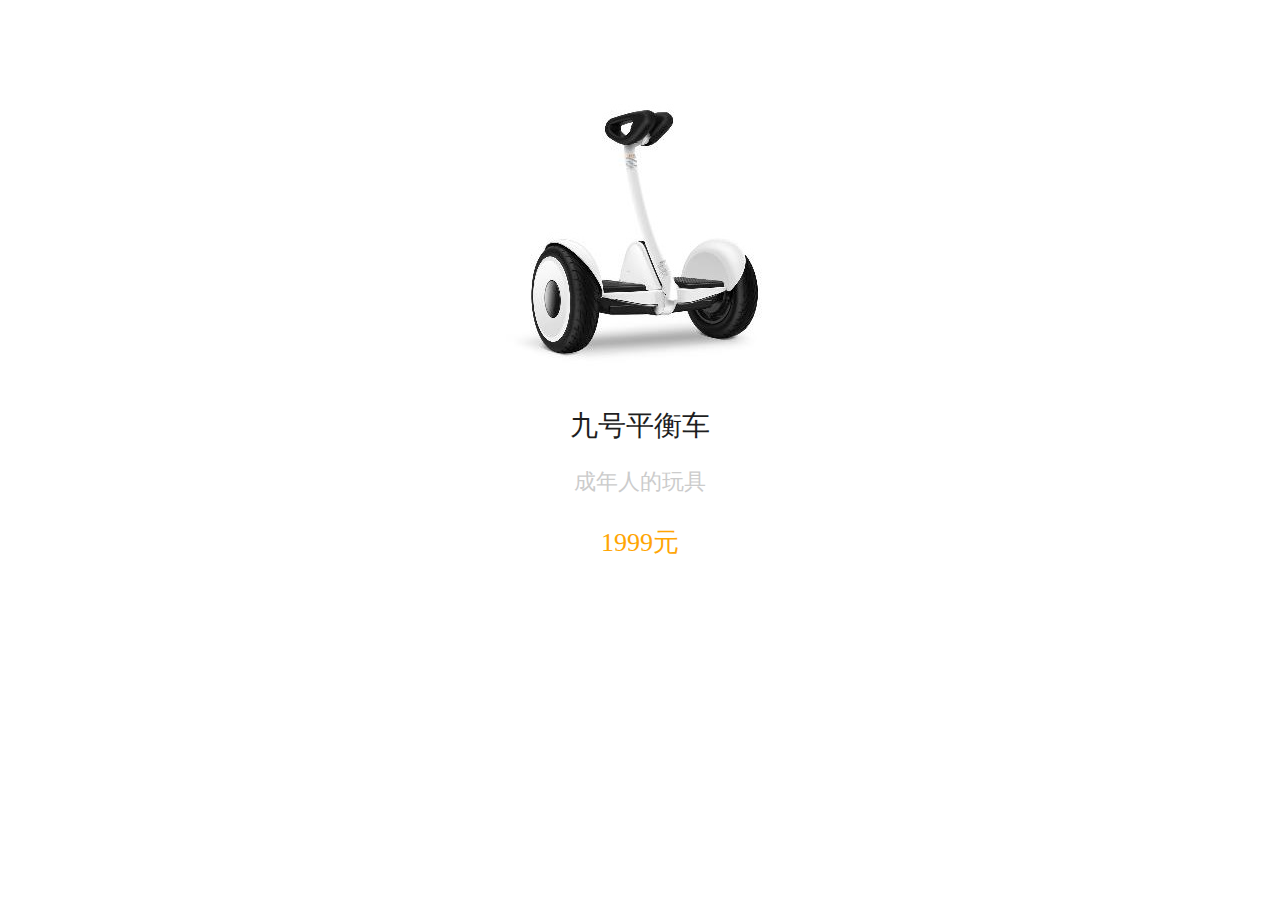
<file: css-day01/exp4-3.html>
<!DOCTYPE html>
<html lang="en">
  <head>
    <meta charset="UTF-8" />
    <meta name="viewport" content="width=device-width, initial-scale=1.0" />
    <title>货品平衡车</title>
    <link rel="stylesheet" href="./css/exp4-3.css" />
  </head>
  <body>
    <div class="main-content">
      <img src="./img/exp4-3.jpg" alt="九号平衡车" />
      <p class="product-name">九号平衡车</p>
      <p class="product-introduction">成年人的玩具</p>
      <p class="price">1999元</p>
    </div>
  </body>
</html>
</file>
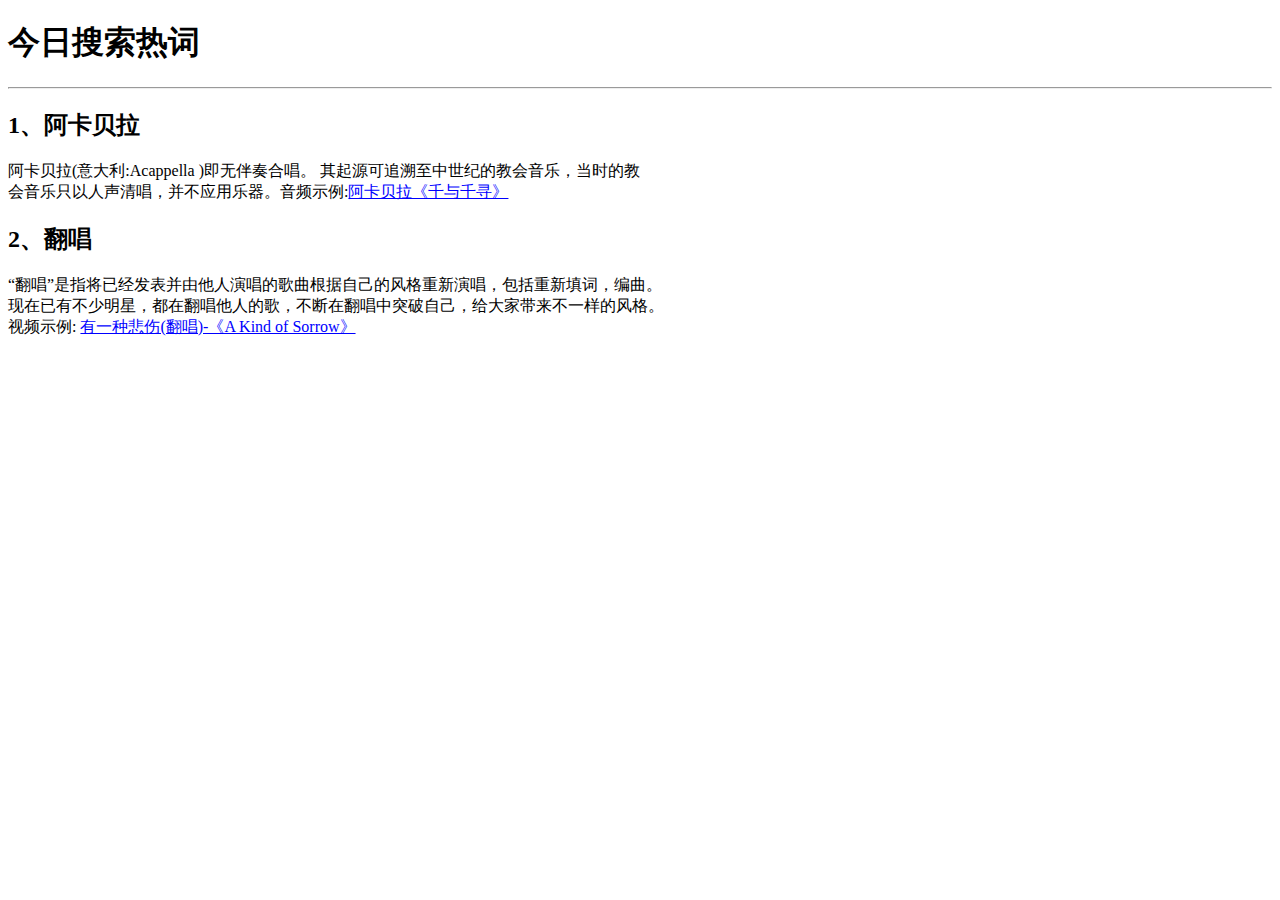
<file: day01/hw3.html>
<!DOCTYPE html>
<html lang="en">

<head>
    <meta charset="UTF-8">
    <meta name="viewport" content="width=device-width, initial-scale=1.0">
    <title>热搜</title>
</head>

<body>

    <h1>今日搜索热词</h1>
    <hr>
    <h2>1、阿卡贝拉</h2>

    <p>阿卡贝拉(意大利:Acappella )即无伴奏合唱。
        其起源可追溯至中世纪的教会音乐，当时的教<br>会音乐只以人声清唱，并不应用乐器。音频示例:<a href="./hw3-1.html" style="color: blue;">阿卡贝拉《千与千寻》</a></p>
    <h2>2、翻唱</h2>

    <p>“翻唱”是指将已经发表并由他人演唱的歌曲根据自己的风格重新演唱，包括重新填词，编曲。<br>
        现在已有不少明星，都在翻唱他人的歌，不断在翻唱中突破自己，给大家带来不一样的风格。<br>
        视频示例: <a href="./hw3-2.html" style="color: blue;">有一种悲伤(翻唱)-《A Kind of Sorrow》</a></p>


</body>

</html>
</file>
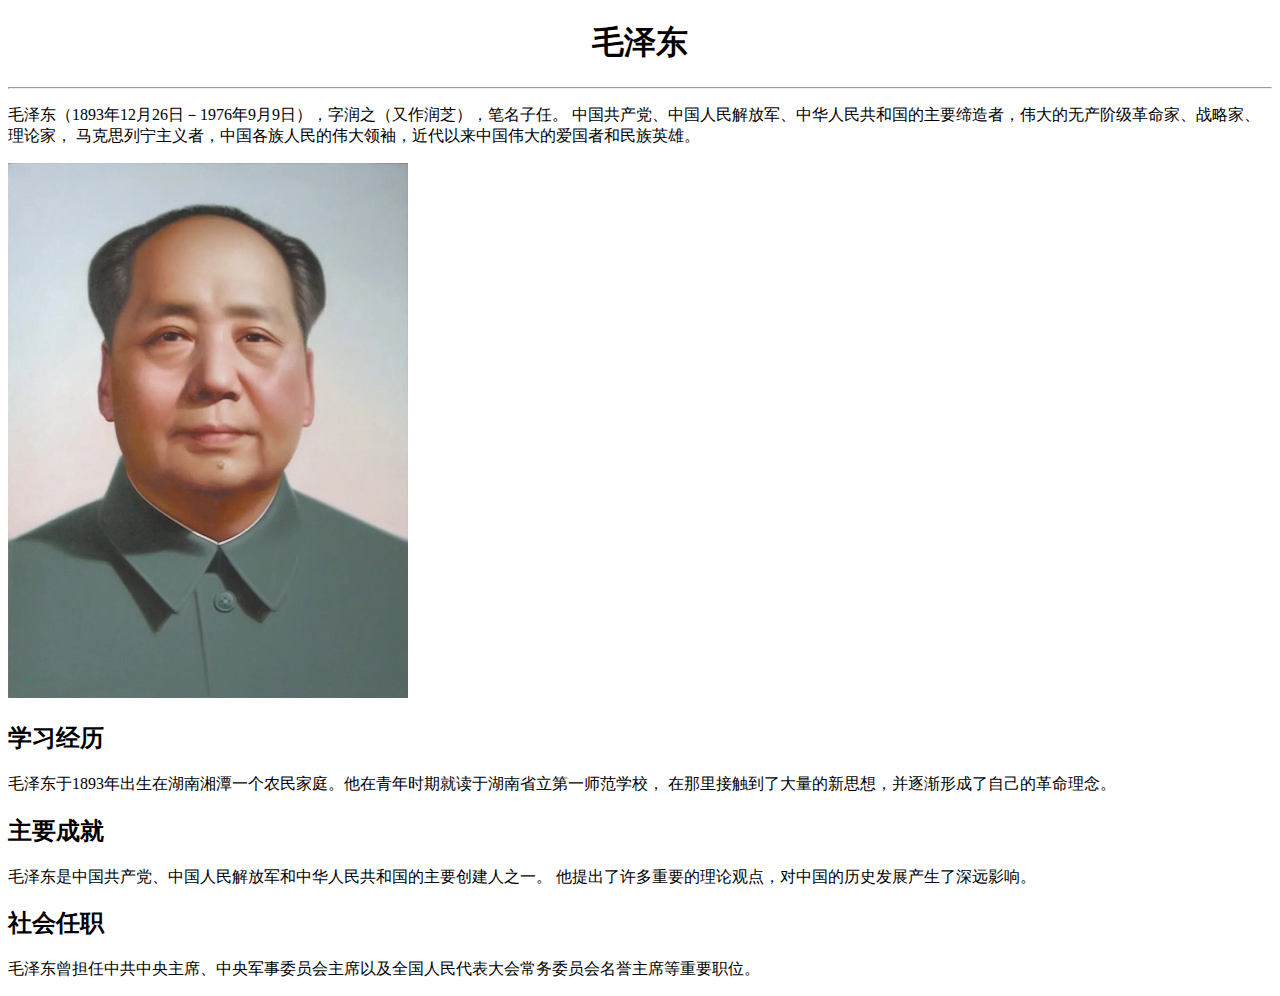
<file: day01/个人简介.html>
<!DOCTYPE html>
<html lang="en">

<head>
  <meta charset="UTF-8" />
  <meta http-equiv="X-UA-Compatible" content="IE=edge" />
  <meta name="viewport" content="width=device-width, initial-scale=1.0" />
  <title>个人简介</title>
</head>

<body>
  <h1 style="text-align: center">毛泽东</h1>
  <hr />
  <p>
    毛泽东（1893年12月26日－1976年9月9日），字润之（又作润芝），笔名子任。
    中国共产党、中国人民解放军、中华人民共和国的主要缔造者，伟大的无产阶级革命家、战略家、理论家，
    马克思列宁主义者，中国各族人民的伟大领袖，近代以来中国伟大的爱国者和民族英雄。
  </p>

  <img src="./img/photo.jpg" alt="主席的照片" title="主席 " />

  <h2>学习经历</h2>
  <p>
    毛泽东于1893年出生在湖南湘潭一个农民家庭。他在青年时期就读于湖南省立第一师范学校，
    在那里接触到了大量的新思想，并逐渐形成了自己的革命理念。
  </p>
  <h2>主要成就</h2>

  <p>
    毛泽东是中国共产党、中国人民解放军和中华人民共和国的主要创建人之一。
    他提出了许多重要的理论观点，对中国的历史发展产生了深远影响。
  </p>

  <h2>社会任职</h2>

  <p>
    毛泽东曾担任中共中央主席、中央军事委员会主席以及全国人民代表大会常务委员会名誉主席等重要职位。
  </p>
</body>

</html>
</file>
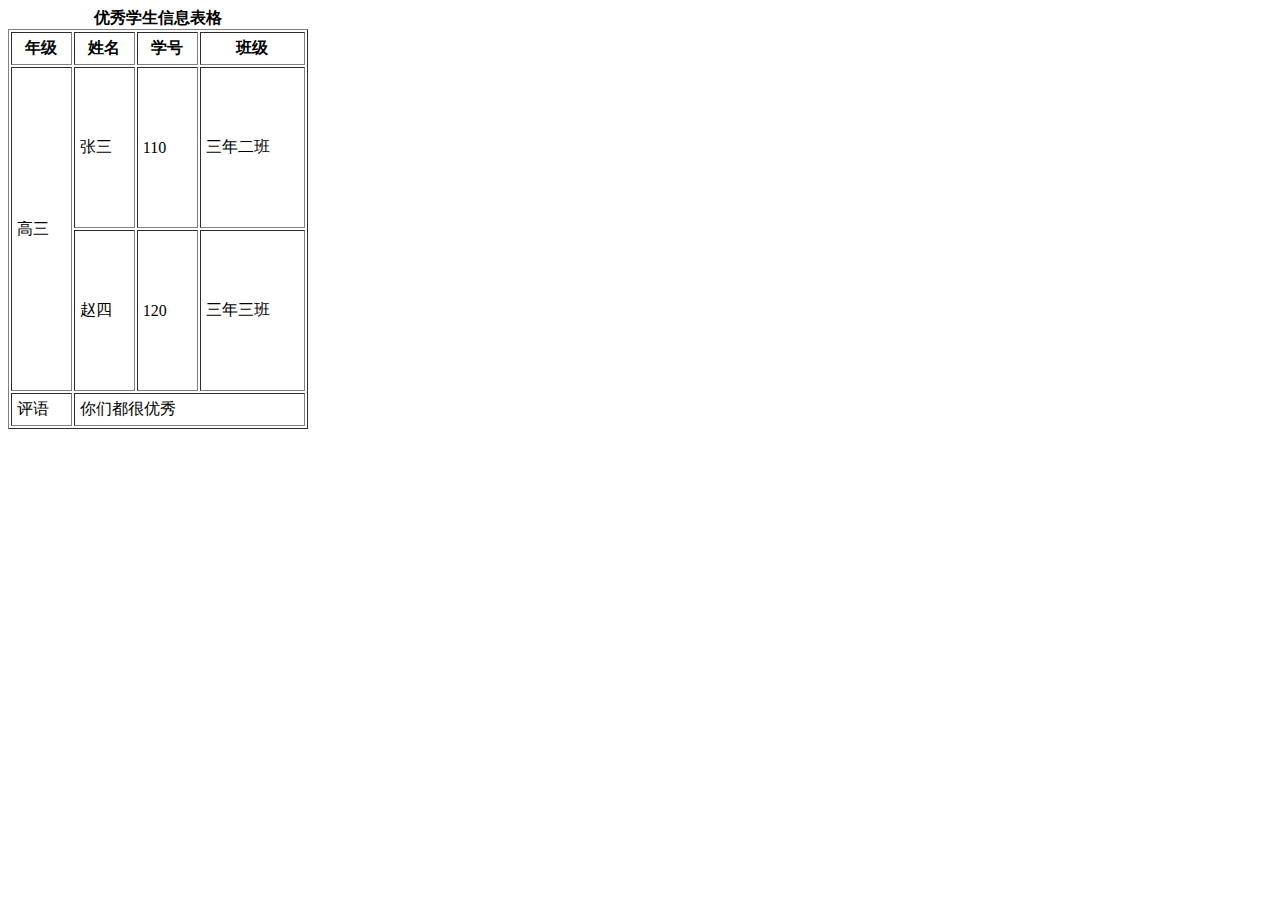
<file: day02/exp3-1.html>
<!DOCTYPE html>
<html lang="en">

<head>
    <meta charset="UTF-8">
    <meta name="viewport" content="width=device-width, initial-scale=1.0">
    <title>优秀学生信息表</title>
</head>

<body>
    <table border="1" width="300" height="400" cellpadding="5">
        <caption><b>优秀学生信息表格</b></caption>
        <thead>
            <tr>
                <th>年级</th>
                <th>姓名</th>
                <th>学号</th>
                <th>班级</th>
            </tr>
        </thead>
        <tbody>
            <tr>
                <td rowspan="2">高三</td>
                <td>张三</td>
                <td>110</td>
                <td>三年二班</td>
            </tr>
            <tr>
                
                <td>赵四</td>
                <td>120</td>
                <td>三年三班</td>
            </tr>
        </tbody>
        <tfoot>
            <tr>
                <td>评语</td>
                <td colspan="3">你们都很优秀</td>
                
                
            </tr>
        </tfoot>
    </table>
</body>

</html>
</file>
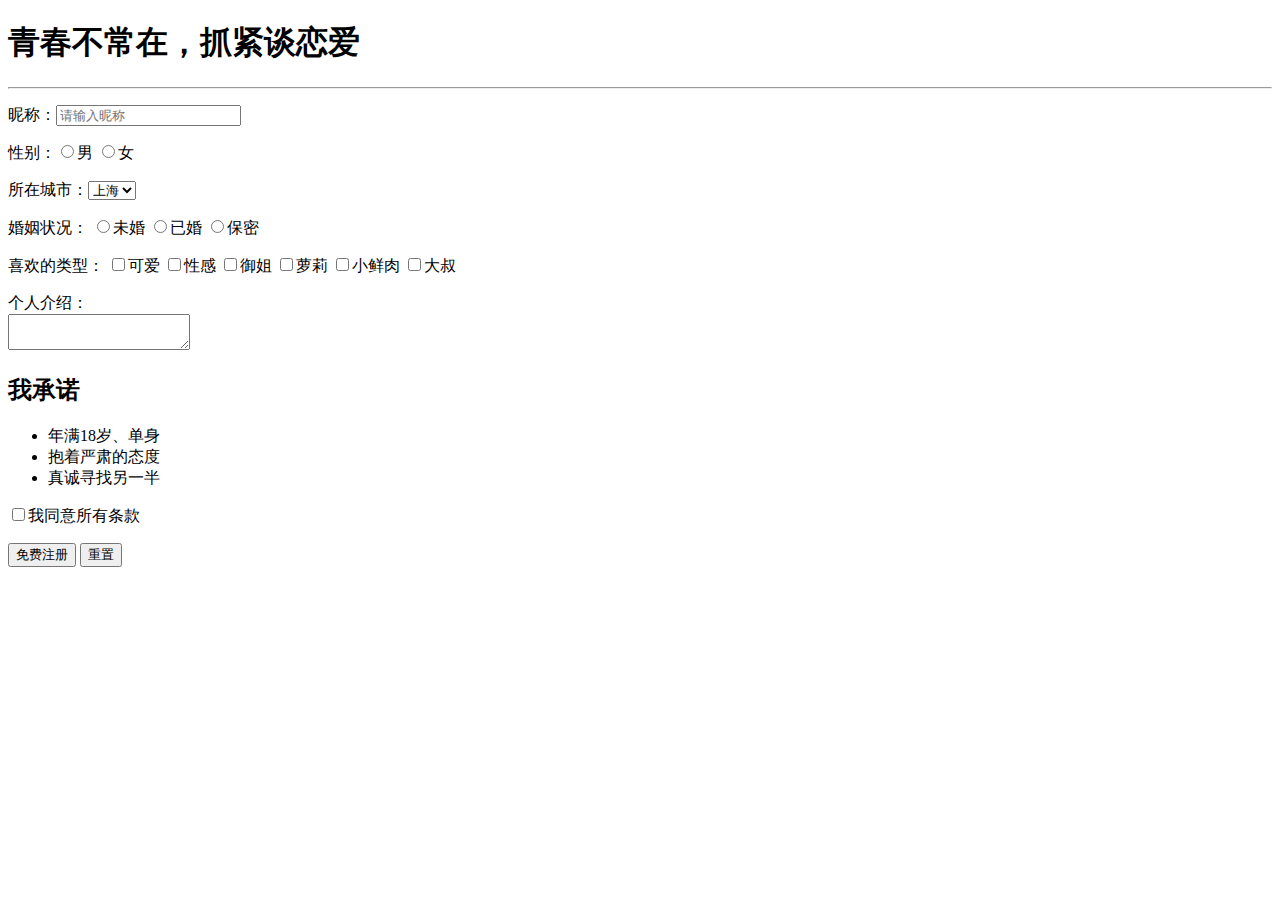
<file: day02/exp3-2.html>
<!DOCTYPE html>
<html lang="en">

<head>
    <meta charset="UTF-8">
    <meta name="viewport" content="width=device-width, initial-scale=1.0">
    <title>Document</title>
</head>

<body>
    <h1>青春不常在，抓紧谈恋爱</h1>
    <hr>
    <form method="post">
        <p>昵称：<input type="text" name="姓名" placeholder="请输入昵称"></p>
        <p>性别：<label><input type="radio" name="gender">男 </label>
            <label><input type="radio" name="gender">女</label>
        </p>
        <p>所在城市：<select name="city">
                <option>上海</option>
                <option>合肥</option>
                <option>北京</option>
                <option>天津</option>
                <option>重庆</option>
                <option>广州</option>
                <option>六安</option>
                <option>南京</option>
                <option>武汉</option>
            </select>
        </p>
        <p>婚姻状况：
            <label><input type="radio" name="marriage">未婚</label>
            <input type="radio" name="marriage">已婚</label>
            <input type="radio" name="marriage">保密</label>
        </p>

        <p> 喜欢的类型：
            <label><input type="checkbox">可爱</label>
            <label><input type="checkbox">性感</label>
            <label><input type="checkbox">御姐</label>
            <label><input type="checkbox">萝莉</label>
            <label><input type="checkbox">小鲜肉</label>
            <label><input type="checkbox">大叔</label>
        </p>

        <p>个人介绍：<br>
            <textarea></textarea>
        </p>
        <h2>我承诺</h2>
        <ul>
            <li>年满18岁、单身</li>
            <li>抱着严肃的态度</li>
            <li>真诚寻找另一半</li>
        </ul>

        <p><label><input type="checkbox">我同意所有条款</label></p>

        <p>
            <button>免费注册</button>
            <button>重置</button>
        </p>



    </form>
</body>

</html>
</file>
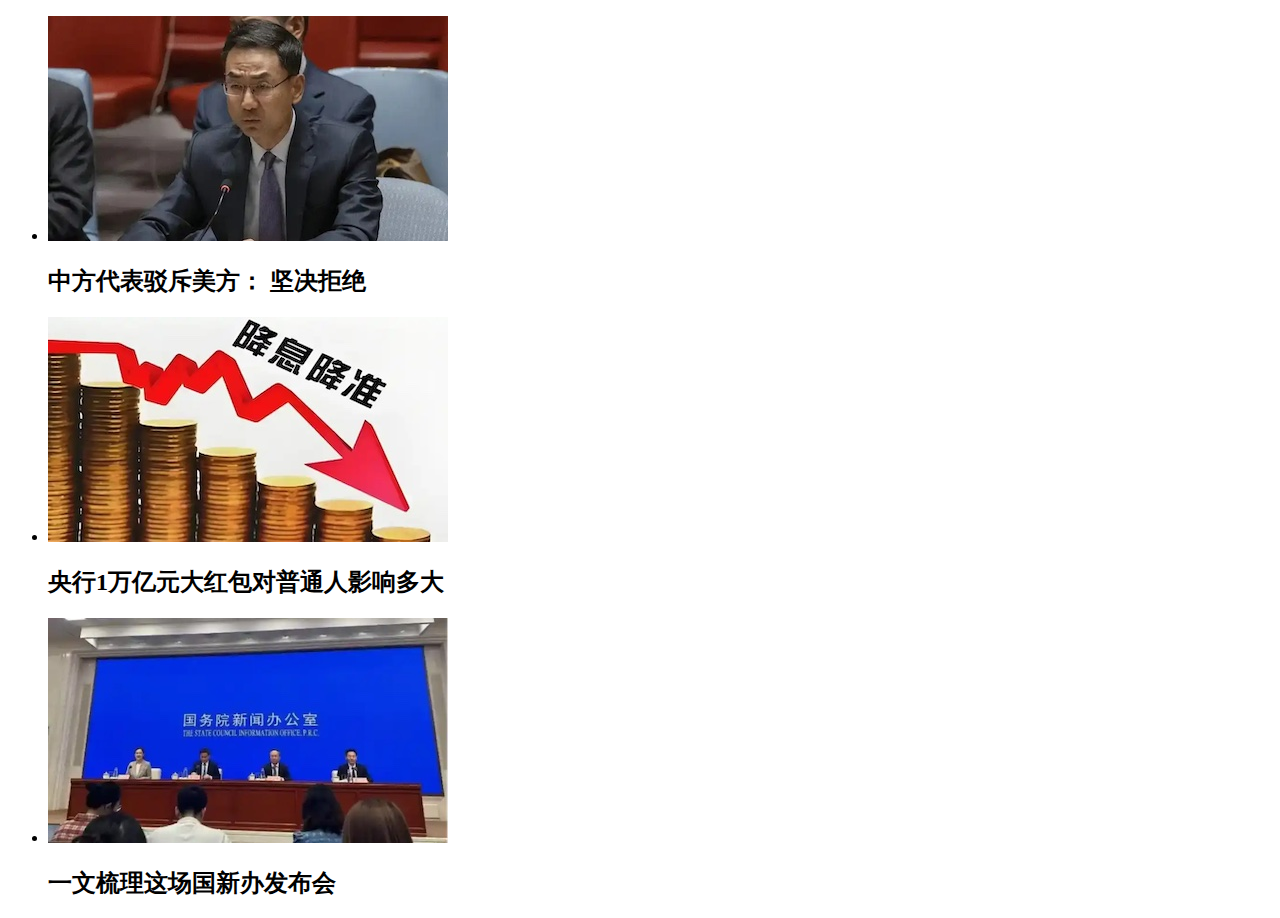
<file: day02/exp3-3.html>
<!DOCTYPE html>
<html lang="en">

<head>
    <meta charset="UTF-8">
    <meta name="viewport" content="width=device-width, initial-scale=1.0">
    <title>社会热点</title>
</head>

<body>
    <ul>
        <li>
            <img src="./img/tu1.jpg" alt="图一">
            <h2>中方代表驳斥美方： 坚决拒绝</h2>
        </li>
        <li>
            <img src="./img/tu2.jpg" alt="图二">
            <h2>央行1万亿元大红包对普通人影响多大</h2>
        </li>
        <li>
            <img src="./img/tu3.jpg" alt="图三">
            <h2>一文梳理这场国新办发布会</h2>
        </li>
    </ul>

</body>

</html>
</file>
<file: aiGouMall/iconfont/iconfont.css>
@font-face {
  font-family: "iconfont"; /* Project id 3703850 */
  src: url('iconfont.woff2?t=1665647794908') format('woff2'),
       url('iconfont.woff?t=1665647794908') format('woff'),
       url('iconfont.ttf?t=1665647794908') format('truetype');
}

.iconfont {
  font-family: "iconfont" !important;
  font-size: 16px;
  font-style: normal;
  -webkit-font-smoothing: antialiased;
  -moz-osx-font-smoothing: grayscale;
}

.icon-favorites-fill:before {
  content: "\e721";
}

.icon-cart-full:before {
  content: "\e746";
}

.icon-browse:before {
  content: "\e666";
}

.icon-comment:before {
  content: "\e668";
}

.icon-customer-service:before {
  content: "\e66a";
}

.icon-fabulous:before {
  content: "\e66f";
}

.icon-mobile-phone:before {
  content: "\e678";
}

.icon-search:before {
  content: "\e67d";
}

.icon-arrow-left-bold:before {
  content: "\e685";
}

.icon-arrow-right-bold:before {
  content: "\e687";
}
</file>
<file: aiGouMall/css/base.css>
.color-orange {
    color: rgb(220, 95, 45) !important; 
}



.display-inline-block{
    display: inline-block;
}

.hover-orange{
    cursor: pointer;
}

.hover-orange:hover{
background-color: rgb(220, 95, 45);
color: white;
}

.box-shadow{
   box-shadow: inset 5px -40px 15px -20px rgba(0, 0, 0, 0.6);
}
.vertical-align_top{
    vertical-align: top;
}
.background-color-light_gray{
    background-color: rgb(245, 245, 245);
}



.padding_0200{
    padding: 0 200px;
}
.fz-14{
    font-size: 14px;
}
</file>
<file: aiGouMall/css/index.css>
html,body {
    font-size: 14px;
    height: 100%;
    /* background-color: rgb(245, 245, 245); */
}

/* 页面总体 */
.page-container {
    width: 100%;
    height: 100%;
}

/* 顶部边框 */
.head-container {
    background-color: #333;
    height: 53px;
}

.page-container .head-container .ul-wrap {
    height: 53px;
    line-height: 53px;
    float: right;
    margin-right: 255px;

}

.page-container .ul-wrap li {
    margin-right: 10px;
    float: left;
    color: rgb(210, 210, 210);
}

.page-container .ul-wrap a {
    text-decoration: none;
    margin-right: 10px;
    color: rgb(210, 210, 210);
}

.page-container .ul-wrap a:hover {
    color: rgb(220, 95, 45);

}

/*导航部分*/
.logo-title {
    display: none;
}

.page-container .nav-container {
    height: 134px;
    line-height: 134px;
    text-align: center;
    background-color: rgb(255, 255, 255);
    padding: 0px 200px;



}

.page-container .list-container {
    display: inline-block;
    position: relative;
    right: 162px;
    /* float: left; */

}

.page-container .list-container li {
    float: left;
    margin-right: 48px;

}

.page-container .list-container a {
    text-decoration: none;
    font-size: 15px;
    color: rgb(55, 55, 55);
}

.page-container .nav-container img {
    float: left;
    margin-top: 20px;
    margin-right: 50px;
}

.nav-container .search-cart-container {
    position: absolute;
    right: 235px;
    display: inline-block;
    /* float: left; */

}

.nav-container .search-cart-container .search {
    position: absolute;
    color: rgb(214, 214, 214);
}

.nav-container .search-cart-container input {
    padding-left: 20px;
    border-top: 0px;
    border-left: 0px;
    border-right: 0px;
    width: 110px;
    outline: none;
    border-bottom: 1px solid rgb(214, 214, 214);

}

/* placeholder设置 */
.nav-container .search-cart-container input::placeholder {
    color: rgb(214, 214, 214);
}

.nav-container .search-cart-container .cart {
    margin-left: 40px;
    font-size: 20px;
}

.nav-container .search-cart-container .count {
    font-size: 14px;
    height: 16px;
    width: 24px;
    line-height: 14px;
    border-radius: 10px;
    display: inline-block;
    position: relative;
    top: -12px;
    left: -10px;
    color: white;
    background-color: rgb(220, 95, 45);
}

/*  主体部分*/

/* 主导航部分 */
.page-container .main-nav {
    height: 500px;
    padding: 0 200px;
    position: relative;
    background-image: url("../uploads/banner1.png");
    background-repeat: no-repeat;
    background-position-x: 200px;
    background-color: rgb(245, 245, 245);
}

.page-container .main-nav .side-bar {
    height: 500px;
    width: 255px;
    /* padding-left: 30px; */
    /* padding-right: 17px; */
    padding-top: 17px;
    box-sizing: border-box;
    display: inline-block;
    background-color: rgba(51, 51, 51, 0.53);
}

.page-container .main-nav .side-bar li {
    padding: 15px 30px;

}

.page-container .main-nav .side-bar li:first-child {
    margin-top: 0px;

}

.page-container .main-nav .side-bar a {
    text-decoration: none;
    color: rgb(230, 230, 230);
}

.page-container .main-nav .side-bar .side-bar-title {
    font-size: 16px;
}

.page-container .main-nav .side-bar .side-bar-desc {
    margin-left: 17px;
}

.page-container .main-nav .side-bar .jump {
    float: right;
    margin-right: -15px;
}

.page-container .main-nav .point-jump {
    position: absolute;
    right: 257px;
    bottom: 5px;
    width: 105px;
    height: 30px;
    /* background-color: red; */
}

/* 这里的li被sidebar的li影响了 ,应该是我不小心把主体部分嵌套主导航了QAQ*/
.page-container .main-nav .point-jump li {
    display: inline-block;
    width: 17px;
    height: 17px;
    margin-top: 0px;
    margin-left: 10px;
    padding: 0px;
    border-radius: 50%;
    cursor: pointer;
    background-color: rgba(255, 255, 255, 0.5);
}

.page-container .main-nav .point-jump li:hover {
    background-color: rgba(255, 255, 255, 1);
    border: 5px solid rgb(194, 208, 190);
}



.page-container .body-container {
    height: 2861px;
    /* background-color: aqua; */
}

.shop-content-one,
.shop-content-two,
.shop-content-three,
.shop-content-four,
.shop-content-five {
    height: 520px;
    padding: 0 200px;

}

.shop-content-three {
    margin-top: 60px;
    background-color: rgb(245, 245, 245);
}
/* 第四个的容器 */
.shop-content-four {
    height: 725px;
    margin-top: 15px;
}

.shop-content-five {
    margin-top: 61px;
}

.shop_hd {

    height: 112px;
    line-height: 112px;
}

.shop-hd_start {

    font-size: 30px;


    color: rgb(32, 32, 32);
}

.shop-hd_desc {
    margin-left: 37px;
    color: rgb(116, 116, 116);
}

.shop-hd_more {
    float: right;
    color: rgb(116, 116, 116);
    text-decoration: none;
    position: relative;
    right: 50px;
}

/* 商品的图片、介绍、价格部分 */
.shop_bd {
    height: 408px;
    /* 
    background-color: blueviolet; */
}

.shop-bd_desc {
    float: left;
    margin-left: 8px;
    text-align: center;
    font-size: 18px;
    color: rgb(41, 40, 42);
    background-color: rgb(238, 249, 245);
    /* background-color: aquamarine; */
}

.shop-bd_desc:first-child {
    margin-left: 0px;
}

.shop-bd_desc .trade-name {
    margin-top: 25px;
}

.shop-bd_desc .trade-price {
    margin-top: 20px;
    color: rgb(160, 0, 0);
}

.shop-bd_desc .trade-desc {
    margin-top: 20px;
    color: rgb(194, 194, 194);
}

.icon-prev,
.icon-next {
    cursor: pointer;
    color: white;
    background-color: rgba(194, 194, 194, 0.4);

}

.icon-prev {
    margin-right: 15px;
}

.icon-new {
    float: right;
    position: relative;
    top: 25px;
    right: 50px;
}

.shop-bd-three_desc {
    float: left;
    margin-left: 4px;
}

/* 第四个的hd部分 */
.shop-hd-four_desc {
    float: right;
    margin-right: 66px;
}

.shop-hd-four_desc li {
    margin-left: 20px;
    height: 14px;
    line-height: 14px;
    padding: 2px 5px;
}


/* 第四个的bd部分 */
.frash-left {
    float: left;
}

.trade-desc_four {
    font-size: 16px;
    margin-top: 10px;
    line-height: 18px;
    color: rgb(41, 41, 41);
}

.trade-price_four {
    font-size: 21px;
    margin-top: 17px;
    color: rgb(160, 0, 0);
}

.shop-bd-four_desc {
    position: relative;
    top: -45px;
    float: left;
    margin-top: 44px;
    margin-left: 43px;
}

.first-img {
    width: 200px;
    gap: 180px;
}


/* 第五个 */

.trade-five_title {
    font-size: 20px;
    color: white;
    position: relative;
    top: -74px;
    left: -66px;
}

.trade-five_desc {
    font-size: 18px;
    color: white;
    position: relative;
    top: -58px;
    left: -114px;
}

.trade-five_price {
    width: 74px;
    height: 20px;
    padding: 2px 5px;
    font-size: 16px;
    text-align: center;
    line-height: 20px;
    position: relative;
    bottom: 100px;
    left: 307px;
    color: rgb(160, 0, 0);
    background-color: white;
}

.love-icon {
    position: relative;
    right: 110px;
    top: -40px;
    color: rgb(170, 32, 20);
}

.look-icon {
    position: relative;
    right: 80px;
    top: -40px;
}

.message-icon {
    position: relative;
    right: -115px;
    top: -40px;
}

.count {
    font-size: 15px;
    color: #333;

}

.sjop-bd_desc .img img {
    display: inline-block;
    width: 405px;
    height: 288px;
}

.img-box {
    width: 405px;
    height: 288px;
    box-shadow: inset 0 -55px 30px -20px rgba(0, 0, 0, 0.7);
}

.img-box_one {
    background: url("../uploads/topic1.png") no-repeat;
}

.img-box_two {
    background: url("../uploads/topic2.png") no-repeat;
}

.img-box_three {
    background: url("../uploads/topic3.png") no-repeat;
}


/* 底部部分 */
.foot-container {
    padding: 0 200px;
    /* height: 578px; */
    margin-top: 60px;
    background-color: rgb(245, 245, 245);

}

/* 服务板块 */

/* 雪碧图 */
.icon {
    background: url("../img/sprite.png") no-repeat;
    display: inline-block;
}

.icon-service_one {
    width: 58px;
    height: 58px;
    background-position: 0 0;
}

.icon-service_two {
    width: 58px;
    height: 58px;
    background-position: 0 -58px;
}

.icon-service_three {
    width: 58px;
    height: 58px;
    background-position: 0 -116px;
}

.icon-service_four {
    width: 58px;
    height: 58px;
    background-position: 0 -174px;
}



.foot-container .foot_service {
    height: 177px;
    /* background-color: burlywood; */

}


.foot-container .service_container {
    line-height: 177px;
    text-align: center;
    position: relative;
    right: 42px;
}

.foot-container .service_container p,
i {
    font-size: 26px;
    vertical-align: middle;
}

.foot-container .service_container p {
    margin-left: 95px;
}

.foot-container .service_container i {
    padding-right: 22px;
}






/* 帮助板块 */

.foot-container .foot_help {
    height: 271px;
    padding: 66px 0;
    /* background-color: cadetblue; */

}


.foot-container .help_container {
    height: 100%;
    /* background-color:thistle; */
}

.help_container .help-item {
    font-size: 16px;
    margin-right: 86px;
    line-height: 56px;
    color: rgb(152, 152, 152);
}

.help_container .help-item p:first-child {
    font-size: 18px;
    line-height: 96px;
    color: #333;

}

.help-item_new {
    font-size: 16px;
    line-height: 46px;
    color: rgb(152, 152, 152);
    margin-right: 60px;
    text-align: center;
}

.help-item_new img {
    width: 114px;
    height: 114px;
}

.help-item_new:last-child {
    position: relative;
    bottom: 182px;
    left: 1129px;
}

/* 版权板块 */

.foot-container .foot_copyright {
    height: 130px;
    /* background-color: violet; */
    text-align: center;
}

.foot_copyright .copyright_container .copyright_item a{
    font-size: 18px;
    text-decoration: none;
    line-height: 54px;
    color: rgb(152, 152, 152);
    margin-left: 22px;
    margin-right: 22px;
}
.foot_copyright .copyright_container .copyright_item span{
    color: rgb(152, 152, 152);
}

.copyright_item_new{
    font-size: 20px;
    line-height:56px ;
    color: rgb(152, 152, 152);
}
</file>
<file: rapidConsultation/iconfont/iconfont.css>
@font-face {
  font-family: "iconfont"; /* Project id 3868932 */
  src: url('./font_3868932_yoa65s6xn5.woff2') format('woff2'),
       url('./font_3868932_yoa65s6xn5.woff?t=1674978058821') format('woff'),
       url('./font_3868932_yoa65s6xn5.ttf') format('truetype');
}

.iconfont {
  font-family: "iconfont" !important;
  font-size: 16px;
  font-style: normal;
  -webkit-font-smoothing: antialiased;
  -moz-osx-font-smoothing: grayscale;
}

.icon-up:before {
  content: "\e658";
}

.icon-left:before {
  content: "\e659";
}

.icon-down:before {
  content: "\e65a";
}

.icon-right:before {
  content: "\e65b";
}

.icon-search:before {
  content: "\e8ef";
}

.icon-sync:before {
  content: "\e786";
}

.icon-edit-square:before {
  content: "\e791";
}

.icon-appstore:before {
  content: "\e792";
}

.icon-cloud-upload:before {
  content: "\e7d9";
}

.icon-sound:before {
  content: "\e7da";
}

.icon-block:before {
  content: "\e7df";
}

.icon-pic-left:before {
  content: "\e7f6";
}

.icon-crown:before {
  content: "\e842";
}

.icon-desktop:before {
  content: "\e843";
}
</file>
<file: rapidConsultation/css/index.css>
html {
  background-color: #ffffff;
  font-family: PingFang SC;
}
a {
  text-decoration: none;
}
.page-container .head-container {
  height: 1.17333333rem;
  width: 10rem;
  display: flex;
  align-items: center;
}
.page-container .head-container ul {
  display: flex;
  justify-content: space-between;
  width: 100%;
}
.page-container .head-container ul .arrow {
  width: 3.2rem;
  height: 1.17333333rem;
}
.page-container .head-container ul .arrow a {
  display: flex;
  width: 0.32rem;
  height: 0.64rem;
  padding: 0.26666667rem 2.45333333rem 0.26666667rem 0.42666667rem;
}
.page-container .head-container ul .arrow a i {
  font-size: 0.45333333rem;
  padding: 0.09333333rem 0.05333333rem 0.09333333rem 0.02666667rem;
  color: #000000;
}
.page-container .head-container ul .title {
  width: 2.13333333rem;
  height: 1.17333333rem;
  margin: 0 1.93333333rem 0 0.73333333rem;
}
.page-container .head-container ul .title p {
  width: 1.81333333rem;
  height: 0.64rem;
  font-size: 0.45333333rem;
  margin: 0.26666667rem 0.16rem;
}
.page-container .head-container ul .record a {
  display: flex;
  width: 1.6rem;
  height: 0.56rem;
  font-size: 0.4rem;
  color: #2CB5A5;
  padding: 0.30666667rem 0.4rem 0.30666667rem 0rem;
}
.page-container .main-container {
  display: flex;
  flex-direction: column;
  align-items: center;
}
.page-container .main-container img {
  width: 6.4rem;
  height: 5.49333333rem;
  margin: 0.81333333rem 1.8rem 0.48rem 1.8rem;
}
.page-container .main-container p {
  font-size: 0.42666667rem;
  line-height: 0.66666667rem;
  text-align: left;
  margin: 0 2.85333333rem;
}
.page-container .main-container p span {
  color: #16C2A3;
}
.page-container .main-container .content-container {
  width: 9.2rem;
  height: 2.08rem;
  border: 1px solid #EDEDED;
  border-radius: 0.10666667rem;
  padding-right: 0.26666667rem;
  margin: 0.89333333rem 0.4rem 0.4rem 0.4rem;
}
.page-container .main-container .content-container .content-main {
  display: flex;
  align-items: center;
  width: 5.26666667rem;
  height: 1.81333333rem;
  margin: 0.13333333rem 3.53333333rem 0.13333333rem 0.4rem;
}
.page-container .main-container .content-container .content-main .avatar {
  width: 1.06666667rem;
  height: 1.06666667rem;
  border-radius: 50%;
  margin: 0.50666667rem 0.36rem 0.50666667rem 0.4rem;
}
.page-container .main-container .content-container .content-main .desc-container {
  display: flex;
  flex-direction: column;
  width: 3.84rem;
  height: 1.28rem;
  margin: 0.4rem 2.81333333rem 0.4rem 0;
}
.page-container .main-container .content-container .content-main .desc-container .title {
  width: 2.58666667rem;
  font-size: 0.42666667rem;
  line-height: 0.64rem;
  text-align: left;
  margin: 0 1.25333333rem 0.10666667rem 0;
  color: #3c3e42;
}
.page-container .main-container .content-container .content-main .desc-container .desc {
  width: 3.84rem;
  font-size: 0.34666667rem;
  line-height: 0.53333333rem;
  text-align: left;
  margin: 0 1.25333333rem 0.10666667rem 0;
  color: #848484;
}
.page-container .main-container .content-container .content-main a {
  width: 0.45333333rem;
  height: 0.45333333rem;
  margin: 0.88rem 0.26666667rem 0.74666667rem 0rem;
}
.page-container .main-container .content-container .content-main a i {
  font-size: 0.45333333rem;
  color: #C3C3C5;
}
.page-container .main-container .content-container_new {
  width: 9.2rem;
  height: 2.08rem;
  border: 1px solid #EDEDED;
  border-radius: 0.10666667rem;
  padding-right: 0.26666667rem;
  margin: 0rem 0.4rem 0.4rem 0.4rem;
}
.page-container .main-container .content-container_new .content-main {
  display: flex;
  align-items: center;
  width: 5.26666667rem;
  height: 1.81333333rem;
  margin: 0.13333333rem 3.53333333rem 0.13333333rem 0.4rem;
}
.page-container .main-container .content-container_new .content-main .avatar {
  width: 1.06666667rem;
  height: 1.06666667rem;
  border-radius: 50%;
  margin: 0.50666667rem 0.36rem 0.50666667rem 0.4rem;
}
.page-container .main-container .content-container_new .content-main .desc-container {
  display: flex;
  flex-direction: column;
  width: 3.84rem;
  height: 1.28rem;
  margin: 0.4rem 2.81333333rem 0.4rem 0;
}
.page-container .main-container .content-container_new .content-main .desc-container .title {
  width: 2.58666667rem;
  font-size: 0.42666667rem;
  line-height: 0.64rem;
  text-align: left;
  margin: 0 1.25333333rem 0.10666667rem 0;
  color: #3c3e42;
}
.page-container .main-container .content-container_new .content-main .desc-container .desc {
  width: 3.84rem;
  font-size: 0.34666667rem;
  line-height: 0.53333333rem;
  text-align: left;
  margin: 0 1.25333333rem 0.10666667rem 0;
  color: #848484;
}
.page-container .main-container .content-container_new .content-main a {
  width: 0.45333333rem;
  height: 0.45333333rem;
  margin: 0.88rem 0.26666667rem 0.74666667rem 0rem;
}
.page-container .main-container .content-container_new .content-main a i {
  font-size: 0.45333333rem;
  color: #C3C3C5;
}
</file>
<file: yePi/css/common.css>
.flex {
  display: flex;
}
.flex-col {
  flex-direction: column;
}
.flex-1 {
  flex: 1;
}
.flex-row {
  flex-direction: row;
}
.justify-center {
  justify-content: center;
}
.justify-space-between {
  justify-content: space-between;
}
.items-center {
  align-items: center;
}
.relative {
  position: relative;
}
.absolute {
  position: absolute;
}
.shadow {
  box-shadow: 0px 8px 8px 0px rgba(0, 0, 0, 0.06);
}
.text-ellipsis {
  text-overflow: ellipsis;
  overflow: hidden;
  white-space: nowrap;
}
.box-sz-bb {
  box-sizing: border-box;
}
</file>
<file: yePi/css/index.css>
body {
  background: #f2f2f2 url(../img/head-bg.png) no-repeat;
  background-size: contain;
  padding: 6.08rem 0.42666667rem 0.42666667rem 0.42666667rem;
  font-family: PingFangSC;
}
.img-size {
  width: 1.33333333rem;
  height: 1.33333333rem;
}
.page-container .head-container {
  padding: 0.26666667rem 0.4rem 0.38666667rem 0.48rem;
  width: 9.14666667rem;
  background-color: #fff;
  border-radius: 0.21333333rem;
}
.page-container .head-container .user-container .avatar {
  width: 1.06666667rem;
  margin-right: 0.24rem;
}
.page-container .head-container .user-container .user-name {
  font-size: 0.42666667rem;
  color: #000000;
}
.page-container .head-container .user-container .level-container {
  width: 1.92rem;
  border: 0.01333333rem solid #FD661D;
  border-radius: 0.37333333rem;
  padding: 0.13333333rem 0.32rem;
}
.page-container .head-container .user-container .level-container span {
  font-size: 0.32rem;
  color: #FD661D;
}
.page-container .head-container .exp-contaienr {
  width: 8.29333333rem;
  height: 0.10666667rem;
  background-color: #ccc;
  border-radius: 0.53333333rem;
  margin-top: 0.45333333rem;
}
.page-container .head-container .exp-contaienr .exp {
  width: 20%;
  height: 100%;
  background-color: #FD661D;
}
.page-container .head-container .exp-info .exp-info-num {
  font-size: 0.32rem;
  color: #000000;
  margin-top: 0.18666667rem;
  margin-right: 2.2rem;
}
.page-container .head-container .exp-info .exp-info-desc {
  font-size: 0.29333333rem;
  color: #808080;
  margin-top: 0.24rem;
}
.page-container .body-container {
  width: 9.14666667rem;
}
.page-container .body-container .list-one {
  padding: 0.4rem 0.82666667rem;
  margin-top: 0.42666667rem;
  border-radius: 0.21333333rem;
  background-color: #fff;
}
.page-container .body-container .list-one .item-container {
  border-right: 0.02666667rem solid #f5f5f5;
}
.page-container .body-container .list-one .item-container .desc {
  width: 3.01333333rem;
  margin-top: 0.2rem;
  font-size: 0.37333333rem;
  text-align: center;
}
.page-container .body-container .list-two {
  padding: 0.4rem 0.82666667rem;
  margin-top: 0.48rem;
  border-radius: 0.21333333rem;
  background-color: #fff;
}
.page-container .body-container .list-two .item-container .content {
  margin-left: 0.48rem;
}
.page-container .body-container .list-two .item-container .content .title {
  width: 1.70666667rem;
  font-size: 0.42666667rem;
  text-align: center;
  margin-bottom: 0.08rem;
}
.page-container .body-container .list-two .item-container .content .desc {
  width: 6.02666667rem;
  font-size: 0.29333333rem;
  color: #7f7f7f;
}
.page-container .body-container .list-two .item-container .arrow {
  width: 0.2012rem;
  height: 0.35453333rem;
}
.page-container .body-container .list-three {
  position: relative;
  margin-top: 0.42666667rem;
  padding: 0.34666667rem 0.4rem 0.28666667rem 0.42666667rem;
  width: 9.14666667rem;
  height: 2.50666667rem;
  border-radius: 0.21333333rem;
  background-color: #FFBA00;
  background-position: right top;
}
.page-container .body-container .list-three::after {
  content: '';
  position: absolute;
  top: 0;
  left: 0;
  width: 100%;
  height: 100%;
  background: url(../img/bg.png) no-repeat;
  background-size: cover;
  opacity: 0.3;
  z-index: 1;
}
.page-container .body-container .list-three .item-container .container .main-title {
  font-size: 0.8rem;
  font-weight: 700;
  font-family: Alimama ShuHeiTi;
}
.page-container .body-container .list-three .item-container .container .desc {
  font-size: 0.42666667rem;
  font-weight: 400;
  margin-top: 0.18666667rem;
  font-family: Alimama ShuHeiTi;
}
.page-container .body-container .list-three .item-container .count {
  font-size: 0.37333333rem;
  margin-left: 3.33333333rem;
  margin-top: 0.71333333rem;
}
.page-container .body-container .list-three .item-container .count strong {
  font-size: 0.64rem;
}
.page-container .body-container .list-three .item-container .arrow-new {
  width: 0.13333333rem;
  height: 0.26666667rem;
  border-radius: 0.01333333rem;
  margin-left: 0.34666667rem;
  margin-top: 1rem;
}
.page-container .body-container .list-four {
  width: 9.14666667rem;
  margin-top: 0.33333333rem;
  border-radius: 0.21333333rem;
  background: url(../img/bar.png) no-repeat;
  background-size: cover;
}
.page-container .body-container .list-four .title-container {
  margin: 0.9032rem 0.8296rem 7.87013333rem 0.50373333rem;
}
.page-container .body-container .list-four .title-container .title {
  font-size: 0.74666667rem;
  font-family: 思源黑体;
  font-weight: 700;
  color: #fff;
}
.page-container .body-container .list-four .title-container .desc {
  margin-top: 0.66666667rem;
  font-size: 0.58666667rem;
  color: #fff;
}
.page-container .body-container .list-four .jump-container {
  margin-bottom: 0.53333333rem;
}
.page-container .body-container .list-four .jump-container .jump {
  width: 1.78666667rem;
  height: 0.05333333rem;
  background-color: #fff;
  opacity: 0.6;
  margin: 0 0.10666667rem;
  cursor: pointer;
}
.page-container .body-container .list-four .jump-container .jump:first-child {
  opacity: 1;
}
.page-container .body-container .list-four .jump-container .jump:hover {
  opacity: 1;
}
.page-container .body-container .list-five {
  margin-top: 0.84666667rem;
  width: 9.09333333rem;
  border-radius: 0.21333333rem;
  padding: 0.32rem 0.58666667rem 0.32rem 0.48rem;
  background-color: #fff;
}
.page-container .body-container .list-five .main-container {
  width: 5.54666667rem;
}
.page-container .body-container .list-five .main-container .title {
  font-size: 0.42666667rem;
}
.page-container .body-container .list-five .main-container .title .address-arrow {
  width: 0.34666667rem;
  height: 0.34666667rem;
}
.page-container .body-container .list-five .main-container .desc {
  margin-top: 0.2rem;
  font-size: 0.32rem;
}
.page-container .body-container .list-five img {
  width: 1.86666667rem;
  height: 1.6rem;
}
.page-container .body-container .list-six {
  margin-top: 0.43333333rem;
  width: 9.14666667rem;
  border-radius: 0.21333333rem;
  padding: 0.43333333rem 0.4rem 0.49333333rem 0.42666667rem;
  background-color: #fff;
}
.page-container .body-container .list-six .title {
  font-size: 0.37333333rem;
}
.page-container .body-container .list-six .title img {
  width: 0.64rem;
  height: 0.64rem;
  margin-right: 0.2844rem;
  vertical-align: sub;
}
.page-container .body-container .list-six .look-all {
  font-size: 0.37333333rem;
  color: #6d6d6d6d;
}
.page-container .body-container .list-six .look-all img {
  margin-left: 0.19333333rem;
  width: 0.13333333rem;
  height: 0.26666667rem;
}
.page-container .body-container .list-seven {
  margin-top: 0.43333333rem;
  width: 9.14666667rem;
  border-radius: 0.21333333rem;
  padding: 0.43333333rem 0.4rem 0.49333333rem 0.53333333rem;
  background-color: #fff;
}
.page-container .body-container .list-seven .title {
  font-size: 0.37333333rem;
}
.page-container .body-container .list-seven .title img {
  width: 0.32rem;
  height: 0.4rem;
  margin-right: 0.2rem;
  vertical-align: sub;
}
.page-container .body-container .list-seven .look-all {
  font-size: 0.37333333rem;
  color: #6d6d6d6d;
}
.page-container .body-container .list-seven .look-all img {
  margin-left: 0.19333333rem;
  width: 0.13333333rem;
  height: 0.26666667rem;
}
.foot-container {
  width: 9.14666667rem;
  border-radius: 0.21333333rem;
  background-color: #fff;
  margin-top: 0.42666667rem;
}
.foot-container .foot-title {
  width: 8.16rem;
  padding-top: 0.42666667rem;
  font-size: 0.48rem;
  margin-left: 0.48rem;
  border-bottom: 0.01333333rem solid #9b9b9b;
}
.foot-container .title {
  margin: 0.29333333rem 0rem;
}
.foot-container .foot-desc {
  padding: 0 0.45333333rem 0.88rem 0.50666667rem;
  width: 8.18666667rem;
  font-size: 0.32rem;
  line-height: 0.50666667rem;
  color: #9b9b9b;
}
.foot-container img {
  width: 8.18666667rem;
  height: 6.56rem;
  margin: 0 0.45333333rem 0.56rem 0.50666667rem;
}
</file>
<file: rapidConsultation/极速问诊素材/优医问诊-选择问诊类型/static/css/2.c8ec2c73.chunk.css>
code[class*=language-],pre[class*=language-]{color:#ccc;background:none;font-family:Consolas,Monaco,"Andale Mono","Ubuntu Mono",monospace;font-size:1em;text-align:left;white-space:pre;word-spacing:normal;word-break:normal;word-wrap:normal;line-height:1.5;-moz-tab-size:4;tab-size:4;-webkit-hyphens:none;-ms-hyphens:none;hyphens:none}pre[class*=language-]{padding:1em;margin:.5em 0;overflow:auto}:not(pre)>code[class*=language-],pre[class*=language-]{background:#2d2d2d}:not(pre)>code[class*=language-]{padding:.1em;border-radius:.3em;white-space:normal}.token.block-comment,.token.cdata,.token.comment,.token.doctype,.token.prolog{color:#999}.token.punctuation{color:#ccc}.token.attr-name,.token.deleted,.token.namespace,.token.tag{color:#e2777a}.token.function-name{color:#6196cc}.token.boolean,.token.function,.token.number{color:#f08d49}.token.class-name,.token.constant,.token.property,.token.symbol{color:#f8c555}.token.atrule,.token.builtin,.token.important,.token.keyword,.token.selector{color:#cc99cd}.token.attr-value,.token.char,.token.regex,.token.string,.token.variable{color:#7ec699}.token.entity,.token.operator,.token.url{color:#67cdcc}.token.bold,.token.important{font-weight:700}.token.italic{font-style:italic}.token.entity{cursor:help}.token.inserted{color:green}.rc-tooltip.rc-tooltip-zoom-enter,.rc-tooltip.rc-tooltip-zoom-leave{display:block}.rc-tooltip-zoom-appear,.rc-tooltip-zoom-enter{opacity:0;-webkit-animation-duration:.3s;animation-duration:.3s;-webkit-animation-fill-mode:both;animation-fill-mode:both;-webkit-animation-timing-function:cubic-bezier(.18,.89,.32,1.28);animation-timing-function:cubic-bezier(.18,.89,.32,1.28);-webkit-animation-play-state:paused;animation-play-state:paused}.rc-tooltip-zoom-leave{-webkit-animation-duration:.3s;animation-duration:.3s;-webkit-animation-fill-mode:both;animation-fill-mode:both;-webkit-animation-timing-function:cubic-bezier(.6,-.3,.74,.05);animation-timing-function:cubic-bezier(.6,-.3,.74,.05);-webkit-animation-play-state:paused;animation-play-state:paused}.rc-tooltip-zoom-appear.rc-tooltip-zoom-appear-active,.rc-tooltip-zoom-enter.rc-tooltip-zoom-enter-active{-webkit-animation-name:rcToolTipZoomIn;animation-name:rcToolTipZoomIn;-webkit-animation-play-state:running;animation-play-state:running}.rc-tooltip-zoom-leave.rc-tooltip-zoom-leave-active{-webkit-animation-name:rcToolTipZoomOut;animation-name:rcToolTipZoomOut;-webkit-animation-play-state:running;animation-play-state:running}@-webkit-keyframes rcToolTipZoomIn{0%{opacity:0;-webkit-transform-origin:50% 50%;transform-origin:50% 50%;-webkit-transform:scale(0);transform:scale(0)}to{opacity:1;-webkit-transform-origin:50% 50%;transform-origin:50% 50%;-webkit-transform:scale(1);transform:scale(1)}}@keyframes rcToolTipZoomIn{0%{opacity:0;-webkit-transform-origin:50% 50%;transform-origin:50% 50%;-webkit-transform:scale(0);transform:scale(0)}to{opacity:1;-webkit-transform-origin:50% 50%;transform-origin:50% 50%;-webkit-transform:scale(1);transform:scale(1)}}@-webkit-keyframes rcToolTipZoomOut{0%{opacity:1;-webkit-transform-origin:50% 50%;transform-origin:50% 50%;-webkit-transform:scale(1);transform:scale(1)}to{opacity:0;-webkit-transform-origin:50% 50%;transform-origin:50% 50%;-webkit-transform:scale(0);transform:scale(0)}}@keyframes rcToolTipZoomOut{0%{opacity:1;-webkit-transform-origin:50% 50%;transform-origin:50% 50%;-webkit-transform:scale(1);transform:scale(1)}to{opacity:0;-webkit-transform-origin:50% 50%;transform-origin:50% 50%;-webkit-transform:scale(0);transform:scale(0)}}.rc-tooltip{position:absolute;z-index:1070;display:block;visibility:visible;font-size:12px;line-height:1.5;opacity:.9}.rc-tooltip-hidden{display:none}.rc-tooltip-placement-top,.rc-tooltip-placement-topLeft,.rc-tooltip-placement-topRight{padding:5px 0 9px}.rc-tooltip-placement-right,.rc-tooltip-placement-rightBottom,.rc-tooltip-placement-rightTop{padding:0 5px 0 9px}.rc-tooltip-placement-bottom,.rc-tooltip-placement-bottomLeft,.rc-tooltip-placement-bottomRight{padding:9px 0 5px}.rc-tooltip-placement-left,.rc-tooltip-placement-leftBottom,.rc-tooltip-placement-leftTop{padding:0 9px 0 5px}.rc-tooltip-inner{padding:8px 10px;color:#fff;text-align:left;text-decoration:none;background-color:#373737;border-radius:6px;box-shadow:0 0 4px rgba(0,0,0,.17);min-height:34px}.rc-tooltip-arrow{position:absolute;width:0;height:0;border-color:transparent;border-style:solid}.rc-tooltip-placement-top .rc-tooltip-arrow,.rc-tooltip-placement-topLeft .rc-tooltip-arrow,.rc-tooltip-placement-topRight .rc-tooltip-arrow{bottom:4px;margin-left:-5px;border-width:5px 5px 0;border-top-color:#373737}.rc-tooltip-placement-top .rc-tooltip-arrow{left:50%}.rc-tooltip-placement-topLeft .rc-tooltip-arrow{left:15%}.rc-tooltip-placement-topRight .rc-tooltip-arrow{right:15%}.rc-tooltip-placement-right .rc-tooltip-arrow,.rc-tooltip-placement-rightBottom .rc-tooltip-arrow,.rc-tooltip-placement-rightTop .rc-tooltip-arrow{left:4px;margin-top:-5px;border-width:5px 5px 5px 0;border-right-color:#373737}.rc-tooltip-placement-right .rc-tooltip-arrow{top:50%}.rc-tooltip-placement-rightTop .rc-tooltip-arrow{top:15%;margin-top:0}.rc-tooltip-placement-rightBottom .rc-tooltip-arrow{bottom:15%}.rc-tooltip-placement-left .rc-tooltip-arrow,.rc-tooltip-placement-leftBottom .rc-tooltip-arrow,.rc-tooltip-placement-leftTop .rc-tooltip-arrow{right:4px;margin-top:-5px;border-width:5px 0 5px 5px;border-left-color:#373737}.rc-tooltip-placement-left .rc-tooltip-arrow{top:50%}.rc-tooltip-placement-leftTop .rc-tooltip-arrow{top:15%;margin-top:0}.rc-tooltip-placement-leftBottom .rc-tooltip-arrow{bottom:15%}.rc-tooltip-placement-bottom .rc-tooltip-arrow,.rc-tooltip-placement-bottomLeft .rc-tooltip-arrow,.rc-tooltip-placement-bottomRight .rc-tooltip-arrow{top:4px;margin-left:-5px;border-width:0 5px 5px;border-bottom-color:#373737}.rc-tooltip-placement-bottom .rc-tooltip-arrow{left:50%}.rc-tooltip-placement-bottomLeft .rc-tooltip-arrow{left:15%}.rc-tooltip-placement-bottomRight .rc-tooltip-arrow{right:15%}.rc-input-number{margin:0;padding:0;line-height:26px;font-size:12px;height:26px;display:inline-block;vertical-align:middle;border:1px solid #d9d9d9;border-radius:4px;transition:all .3s}.rc-input-number-focused{border-color:#1890ff;box-shadow:0 0 0 2px rgba(24,144,255,.2)}.rc-input-number-handler{text-align:center;line-height:12px;height:12px;overflow:hidden;display:block;touch-action:none}.rc-input-number-handler-active{background:#ddd}.rc-input-number-handler-down-inner,.rc-input-number-handler-up-inner{color:#666;-ms-user-select:none;user-select:none;-webkit-user-select:none}.rc-input-number:hover,.rc-input-number:hover .rc-input-number-handler-up,.rc-input-number:hover .rc-input-number-handler-wrap{border-color:#1890ff}.rc-input-number-disabled:hover,.rc-input-number-disabled:hover .rc-input-number-handler-up,.rc-input-number-disabled:hover .rc-input-number-handler-wrap{border-color:#d9d9d9}.rc-input-number-input-wrap{overflow:hidden;height:100%}.rc-input-number-input{width:100%;text-align:center;outline:0;-moz-appearance:textfield;line-height:26px;height:100%;transition:all .3s ease;color:#666;border:0;border-radius:4px;padding:0;transition:all .3s}.rc-input-number-handler-wrap{float:right;border-left:1px solid #d9d9d9;width:20px;height:100%;transition:all .3s}.rc-input-number-handler-up{border-bottom:1px solid #d9d9d9;padding-top:1px;transition:all .3s}.rc-input-number-handler-up-inner:after{content:"+"}.rc-input-number-handler-down{transition:all .3s}.rc-input-number-handler-down-inner:after{content:"-"}.rc-input-number-handler-down-disabled,.rc-input-number-handler-up-disabled{opacity:.72}.rc-input-number-handler-down-disabled:hover,.rc-input-number-handler-up-disabled:hover{color:#999;border-color:#d9d9d9}.rc-input-number-disabled .rc-input-number-input{opacity:.72;cursor:not-allowed;background-color:#f3f3f3}.rc-input-number-disabled .rc-input-number-handler{opacity:.72}.rc-input-number-disabled .rc-input-number-handler:hover{color:#999;border-color:#d9d9d9}
/*# sourceMappingURL=2.c8ec2c73.chunk.css.map */
</file>
<file: rapidConsultation/极速问诊素材/优医问诊-选择问诊类型/static/css/main.42c3eee1.chunk.css>
.input-group{position:relative;display:-webkit-flex;display:flex;background:#1c1f2a;border-radius:2px;transition:background .2s;overflow:hidden}.input-group>*{-webkit-flex:1 1;flex:1 1}.input-group .copiable-input{border-radius:0}.input-group .copiable-input:not(:last-child)>input{padding-right:0}.input-group-quiet,.input-group-quiet .copiable-input{background:transparent}.copiable-input,.input-group-quiet:hover{background:#1c1f2a}.copiable-input{display:-webkit-flex;display:flex;-webkit-align-items:center;align-items:center;border-radius:2px;transition:background .2s}.copiable-input-quiet{background:transparent}.copiable-input-quiet:hover{background:#1c1f2a}.copiable-input .copiable-label{margin-left:6px;line-height:14px;color:hsla(0,0%,100%,.36);text-overflow:ellipsis;white-space:nowrap;overflow:hidden}.copiable-input .copiable-label svg{display:block}.copiable-input>input{padding:6px}.copiable-input>input,.copiable-input>textarea{outline:none;color:hsla(0,0%,100%,.85);font-size:13px;line-height:14px;transition:all .2s;background:#191c28;display:block;-webkit-flex:1 1;flex:1 1;width:100%;border:none;background:transparent;cursor:pointer}.copiable-input>textarea{height:50px;padding:8px 12px;line-height:1.5;resize:none}.collapse-button{outline:none;position:absolute;top:18px;width:16px;height:32px;padding:0;color:hsla(0,0%,100%,.65);background-color:#363945;border:none;vertical-align:middle;transition:all .2s;cursor:pointer;z-index:1000}.collapse-button-left{right:-16px;border-radius:0 6px 6px 0}.collapse-button-right{left:-16px;border-radius:6px 0 0 6px}.collapse-button:hover{color:#fff;background:#222531}.app-entry{display:-webkit-flex;display:flex;-webkit-flex:1 1;flex:1 1;-webkit-align-items:center;align-items:center;-webkit-justify-content:center;justify-content:center;background:#0a0a17}.app-entry .entry-producthunt{position:fixed;bottom:36px;right:36px;width:180px;height:39px}.app-entry .entry-producthunt img{width:100%}.app-entry .entry-container{padding:60px 0}.app-entry .entry-container .entry-logo{text-align:center}.app-entry .entry-container .entry-logo img{width:120px}.app-entry .entry-container .entry-main{padding:30px 0;text-align:center}.app-entry .entry-container .entry-main p{width:360px;text-align:left}.app-entry .entry-container .entry-main p a{color:#0035ff}.app-entry .entry-container .entry-main .main-buttons{padding:6px}.app-entry .entry-container .entry-main .main-buttons,.app-entry .entry-container .entry-main .main-buttons .btn{display:-webkit-flex;display:flex;-webkit-align-items:center;align-items:center;-webkit-justify-content:center;justify-content:center}.app-entry .entry-container .entry-main .main-buttons .btn{margin:6px;padding:5px 16px}.app-entry .entry-container .entry-main .main-buttons .btn svg{margin-right:4px}.app-entry .entry-container .entry-coffee{position:relative;width:360px;padding:60px 15px 0;text-align:center}.app-entry .entry-container .entry-coffee .coffee-close{position:absolute;top:12px;right:12px;padding:6px;border-radius:2px;color:hsla(0,0%,100%,.65);transition:color .2s;cursor:pointer}.app-entry .entry-container .entry-coffee .coffee-close:hover{color:hsla(0,0%,100%,.85)}.app-entry .entry-container .entry-coffee img{width:240px;border-radius:12px}.app-entry .entry-container .entry-coffee .coffee-or{margin:10px 0;color:hsla(0,0%,100%,.36)}.app-entry .entry-container .entry-coffee a{display:-webkit-flex;display:flex;-webkit-align-items:center;align-items:center;-webkit-justify-content:center;justify-content:center}.app-entry .entry-container .entry-footer{display:-webkit-flex;display:flex;-webkit-align-items:center;align-items:center;-webkit-justify-content:flex-end;justify-content:flex-end;text-align:right;padding:10px 0}.app-entry .entry-container .entry-footer .footer-stretch{-webkit-flex:1 1;flex:1 1}.app-entry .entry-container .entry-footer .footer-language{position:relative;display:-webkit-flex;display:flex;-webkit-align-items:center;align-items:center;padding:3px 5px}.app-entry .entry-container .entry-footer .footer-language>select{position:absolute;top:0;left:0;opacity:0;height:20px;cursor:pointer}.app-entry .entry-container .entry-footer .footer-language>svg{display:block;margin-right:6px}.app-entry .entry-container .entry-footer .footer-item{padding:5px}.app-entry .entry-container .entry-footer .footer-item>svg{display:block}.app-entry .entry-container .entry-social{padding-top:100px}.app-entry .entry-container .entry-social h5{margin:0 0 6px;color:hsla(0,0%,100%,.16)}.app-entry .entry-container .entry-social .social-item{margin-bottom:6px;cursor:pointer}.app-entry .entry-container .entry-social .social-item>a,.app-entry .entry-container .entry-social .social-item>span{color:hsla(0,0%,100%,.36)}.app-entry .entry-container .entry-social .social-item>a:hover,.app-entry .entry-container .entry-social .social-item>span:hover{opacity:.85}.app-entry .entry-container .entry-social .social-item svg{vertical-align:middle}.frame-item>h4{display:-webkit-flex;display:flex;-webkit-align-items:center;align-items:center;margin:0;padding:6px 8px;font-size:12px;color:hsla(0,0%,100%,.85);cursor:pointer;transition:background .2s}.frame-item>h4.item-selected{background:#303446}.frame-item>h4:hover{background:#2b2f40}.frame-item>h4>svg{color:#818994}.frame-item>h4>span{-webkit-flex:1 1;flex:1 1;margin:0 6px;overflow:hidden;white-space:nowrap;text-overflow:ellipsis}.frame-item>h4 .item-chevron{width:20px;height:20px;padding:2px;transition:-webkit-transform .2s;transition:transform .2s;transition:transform .2s,-webkit-transform .2s}.frame-item>h4 .item-chevron-collapsed{-webkit-transform:rotate(180deg);transform:rotate(180deg)}.frame-item>h4 .item-chevron>svg{color:#818994}.frame-item-page{border-bottom:1px solid #363945}.frame-item-page>h4{position:-webkit-sticky;position:sticky;top:0;background-color:#222531;z-index:1}.frame-item-page:last-child{border-bottom:none}.frame-item .item-children{transition:height .2s}.frame-item .item-children-collapsed{height:0;overflow:hidden}.main-left{position:relative;width:240px;transition:width .2s}.main-left.collapsed{width:0}.main-left.collapsed .collapse-button{display:block}.main-left .collapse-button{display:none}.main-left:hover .collapse-button{display:block}.main-left .left-sider{position:absolute;right:0;top:0;width:240px;height:100%;-webkit-flex-shrink:0;flex-shrink:0;background:#222531}.main-left .left-sider .left-sider-tabs{display:-webkit-flex;display:flex;-webkit-justify-content:space-around;justify-content:space-around;padding:0 12px;border-bottom:1px solid #363945}.main-left .left-sider .left-sider-tabs li{padding:8px 0;font-size:12px;opacity:.65;border-bottom:2px solid transparent;cursor:pointer}.main-left .left-sider .left-sider-tabs li.selected,.main-left .left-sider .left-sider-tabs li:hover{opacity:1;border-color:#fff}.main-left .left-sider .left-sider-list{height:calc(100% - 34px)}.main-left .left-sider .left-sider-list.without-tab{height:100%}.main-left .left-sider .left-sider-list .list-filter{position:relative;padding:12px;border-bottom:1px solid #363945}.main-left .left-sider .left-sider-list .list-filter>.filter-clear{position:absolute;right:16px;top:18px;color:hsla(0,0%,100%,.36);transition:color .2s;cursor:pointer}.main-left .left-sider .left-sider-list .list-filter>.filter-clear:hover{color:hsla(0,0%,100%,.65)}.main-left .left-sider .left-sider-list .list-container{height:calc(100% - 50px);overflow:auto}.main-left .left-sider .left-sider-list .list-container .list-item{display:-webkit-flex;display:flex;-webkit-align-items:center;align-items:center;padding:12px;font-size:14px;font-weight:500;cursor:pointer;transition:background .2s}.main-left .left-sider .left-sider-list .list-container .list-item:hover{background:#141723}.main-left .left-sider .left-sider-list .list-container .list-item-hidden{display:none}.main-left .left-sider .left-sider-list .list-container .list-item.selected{background:#303446}.main-left .left-sider .left-sider-list .list-container .list-item .item-thumbnail{-webkit-flex-shrink:0;flex-shrink:0;width:46px;height:46px;margin-right:8px;background-position:50%;background-size:contain;background-repeat:no-repeat;background-color:#111421}.main-left .left-sider .left-sider-list .list-container .list-item span{overflow:hidden;white-space:nowrap;text-overflow:ellipsis}.main-left .left-sider .left-sider-list .list-container.nested-frames{height:100%}.main-left .left-sider .left-sider-list .list-container.frames .frames-page{border-bottom:1px solid #363945}.main-left .left-sider .left-sider-list .list-container.frames .frames-page:last-child{border-bottom:none}.main-left .left-sider .left-sider-list .list-container.frames .frames-page h4{position:-webkit-sticky;position:sticky;top:0;display:-webkit-flex;display:flex;-webkit-align-items:center;align-items:center;margin:0;padding:6px 12px;font-size:12px;color:hsla(0,0%,100%,.65);background-color:#222531;cursor:pointer;z-index:1}.main-left .left-sider .left-sider-list .list-container.frames .frames-page h4 span{-webkit-flex:1 1;flex:1 1}.main-left .left-sider .left-sider-list .list-container.frames .frames-page h4 svg{transition:-webkit-transform .2s;transition:transform .2s;transition:transform .2s,-webkit-transform .2s}.main-left .left-sider .left-sider-list .list-container.frames .frames-page h4:hover{background:#191c28}.main-left .left-sider .left-sider-list .list-container.frames .frames-page>ul{transition:height .2s;overflow:hidden}.main-left .left-sider .left-sider-list .list-container.frames .frames-page-collapsed h4 svg{-webkit-transform:rotate(180deg);transform:rotate(180deg)}.main-left .left-sider .left-sider-list .list-container.frames .frames-page-collapsed>ul{height:0!important}.fill-item{position:relative}.fill-item-expanded .fill-summary .summary-chevron{-webkit-transform:rotate(0)!important;transform:rotate(0)!important}.fill-item-expanded .fill-collapse{height:auto!important;margin-bottom:6px!important}.fill-item .fill-collapse{height:0;margin-bottom:0;overflow:hidden}.fill-item .fill-summary{display:-webkit-flex;display:flex;-webkit-align-items:center;align-items:center;margin-bottom:6px;border-radius:2px;transition:background .2s;cursor:pointer}.fill-item .fill-summary:hover{background:#1b1e2a}.fill-item .fill-summary .summary-chevron{-webkit-flex-shrink:0;flex-shrink:0;padding:2px;-webkit-transform:rotate(-90deg);transform:rotate(-90deg);transition:-webkit-transform .2s;transition:transform .2s;transition:transform .2s,-webkit-transform .2s}.fill-item .fill-summary .summary-bg,.fill-item .fill-summary .summary-preview{width:18px;height:18px;border-radius:2px;border:1px solid #3d3e44}.fill-item .fill-summary .summary-preview{-webkit-flex-shrink:0;flex-shrink:0;margin:0 4px;z-index:2}.fill-item .fill-summary .summary-bg{position:absolute;top:4px;left:22px;background-color:#fff;z-index:1}.fill-item .fill-summary .summary-type{-webkit-flex:1 1;flex:1 1}.fill-item .fill-summary .summary-degree{width:30px}.fill-item .fill-summary .summary-opacity{width:36px}.fill-item .fill-stops{position:relative;margin-left:22px}.fill-item .fill-stops:before{position:absolute;top:13px;left:2px;width:2px;height:calc(100% - 26px);content:"";background-color:#3d3e44;z-index:1}.fill-item .fill-stops .stops-item{position:relative;padding-left:3px}.fill-item .fill-stops .stops-item .stops-dot{position:absolute;left:0;top:10px;width:6px;height:6px;border-radius:3px;background-color:#3d3e44;z-index:1}.fill-item .fill-code{margin-left:22px}.effect-item{position:relative}.effect-item-expanded .effect-summary .summary-chevron{-webkit-transform:rotate(0)!important;transform:rotate(0)!important}.effect-item-expanded .effect-code,.effect-item-expanded .effect-extra{height:auto!important;margin-bottom:6px!important}.effect-item .effect-summary{display:-webkit-flex;display:flex;-webkit-align-items:center;align-items:center;height:26px;margin-bottom:6px;border-radius:2px;transition:background .2s;cursor:pointer}.effect-item .effect-summary:hover{background:#1b1e2a}.effect-item .effect-summary .summary-chevron{-webkit-flex-shrink:0;flex-shrink:0;padding:2px;-webkit-transform:rotate(-90deg);transform:rotate(-90deg);transition:-webkit-transform .2s;transition:transform .2s;transition:transform .2s,-webkit-transform .2s}.effect-item .effect-summary .effect-thumbnail{width:18px;height:18px;margin:0 4px}.effect-item .effect-summary .summary-name{-webkit-flex:1 1;flex:1 1}.effect-item .effect-summary .summary-blur{width:60px}.effect-item .effect-code,.effect-item .effect-extra{height:0;margin-bottom:0;margin-left:22px;overflow:hidden}.text-items .text-item{margin-bottom:6px}.export-item{display:-webkit-flex;display:flex;-webkit-align-items:center;align-items:center;padding:12px;transition:background .2s;cursor:pointer}.export-item:hover{background:#141723}.export-item:hover>svg{opacity:1}.export-item-downloading>svg{opacity:1!important}.export-item>div{width:46px;height:46px;margin-right:6px;background-position:50%;background-size:contain;background-repeat:no-repeat;background-color:#111421}.export-item>span{-webkit-flex:1 1;flex:1 1}.export-item>svg{opacity:0;transition:opacity .2s}.preview{position:relative;width:100%;height:100%}.preview .preview-bg{background:#fff}.preview-fill>div{position:absolute;top:0;left:0}.preview-fill>div,.preview-text .preview-bg{width:100%;height:100%}.preview-text .text-item{display:-webkit-flex;display:flex;-webkit-align-items:center;align-items:center;-webkit-justify-content:center;justify-content:center;position:absolute;top:0;left:0;width:100%;height:100%;color:#333;overflow:hidden}.preview-effect .preview-bg{width:100%;height:100%;background-image:url([data-uri]);background-size:40px}.preview-effect .effect-item{position:absolute;top:50%;left:50%;width:100px;height:100px;-webkit-transform:translate(-50%,-50%);transform:translate(-50%,-50%);border-radius:50px;background:hsla(0,0%,100%,.8)}.style-item{display:-webkit-flex;display:flex;padding:7px 12px;color:hsla(0,0%,100%,.85);transition:opacity .2s,background-color .2s;opacity:1!important;cursor:default}.style-item-hoverable{cursor:pointer}.style-item-hoverable:hover{opacity:.86!important}.style-item-selectable{cursor:pointer}.style-item-selectable:hover{background-color:#141723}.style-item .item-preview{width:18px;height:18px;margin-right:8px;border-radius:9px;border:1px solid #3d3e44;overflow:hidden}.style-item-effect .item-preview{border:none}select.color-format-select{width:86px;background:transparent;cursor:pointer}select.color-format-select:hover{border-color:transparent;background:#1b1e2a}select.color-format-select:focus{border-color:transparent}select.color-format-select option{background:transparent none repeat 0 0/auto auto padding-box border-box scroll;background:initial}.right-panel{height:100%;background:#222531;transition:-webkit-transform .2s;transition:transform .2s;transition:transform .2s,-webkit-transform .2s}.right-panel .panel-mask{position:absolute;top:0;left:0;width:100%;height:100%;background:rgba(16,19,33,.8);opacity:0;z-index:1;transition:opacity .2s}.right-panel .panel-mask.mask-starting{display:block}.right-panel .panel-mask.mask-entered,.right-panel .panel-mask.mask-entering{display:block;opacity:1}.right-panel .panel-mask.mask-leaving{display:block;opacity:0}.right-panel .panel-mask.mask-leaved{display:none}.right-panel .panel-tabs{display:-webkit-flex;display:flex;border-bottom:1px solid #383941}.right-panel .panel-tabs li{-webkit-flex:1 1;flex:1 1;display:-webkit-flex;display:flex;-webkit-align-items:center;align-items:center;-webkit-justify-content:center;justify-content:center;padding:8px 12px;font-size:12px;opacity:.65;border-bottom:2px solid transparent;transition:all .2s;cursor:pointer}.right-panel .panel-tabs li.selected,.right-panel .panel-tabs li:hover{opacity:1;border-color:#fff}.right-panel .panel-tabs li svg{margin-right:5px}.right-panel .panel-list{height:calc(100% - 36px);overflow:auto;padding-bottom:12px}.right-panel .panel-list .list-title{padding:6px 12px;color:hsla(0,0%,100%,.85)}.right-panel .panel-exports{height:calc(100% - 36px);overflow:auto}.right-panel .panel-exports .exports-download-all{position:relative;display:-webkit-flex;display:flex;-webkit-align-items:center;align-items:center;-webkit-justify-content:flex-end;justify-content:flex-end;padding:6px 12px;color:hsla(0,0%,100%,.65);transition:background .2s,color .2s;cursor:pointer}.right-panel .panel-exports .exports-download-all.is-downloading{-webkit-justify-content:flex-start;justify-content:flex-start}.right-panel .panel-exports .exports-download-all:hover{color:hsla(0,0%,100%,.85);background:#141723}.right-panel .panel-exports .exports-download-all svg{margin-left:6px}.right-panel .panel-exports .exports-download-all span{position:relative;z-index:1}.right-panel .panel-exports .exports-download-all .download-all-progress{position:absolute;top:0;left:0;height:100%;background-color:#2f3446;z-index:0}.right-panel .panel-exports .exports-empty{padding:12px;color:hsla(0,0%,100%,.36)}.right-panel .panel-versions>li{position:relative;padding:12px 12px 12px 24px;cursor:pointer;transition:background .2s}.right-panel .panel-versions>li:hover{background:#141723}.right-panel .panel-versions>li:first-child .version-timeline:before{top:20px}.right-panel .panel-versions>li.version-selected{background-color:#2f3446}.right-panel .panel-versions>li h3{font-weight:500;font-size:12px}.right-panel .panel-versions>li .version-note{font-size:11px}.right-panel .panel-versions>li .version-date{font-size:11px;color:hsla(0,0%,100%,.36)}.right-panel .panel-versions>li .version-timeline{position:absolute;top:0;left:12px;height:100%}.right-panel .panel-versions>li .version-timeline:before{content:"";position:absolute;display:block;top:0;bottom:0;left:1.5px;width:1px;background-color:#3f424c}.right-panel .panel-versions>li .version-timeline:after{content:"";display:block;width:5px;height:5px;margin-top:18px;border-radius:2.5px;background-color:#3f424c}.title-reference{display:-webkit-flex;display:flex;-webkit-align-items:center;align-items:center;font-weight:400;cursor:pointer}.title-reference .style-item{margin-right:6px;padding:0}.title-reference>svg{-webkit-flex:1 1 14px;flex:1 1 14px}.props-text .text-content{position:relative;margin-bottom:10px}.props-text .text-content .content-copy{position:absolute;top:8px;right:6px;width:14px;height:14px;color:hsla(0,0%,100%,.36);cursor:pointer;transition:color .2s}.props-text .text-content .content-copy:hover{color:hsla(0,0%,100%,.85)}.props-text .text-content .content-box{max-height:70px;padding:8px 24px 8px 12px;border-radius:2px;background:#1c1f2a;font-size:12px;white-space:pre-wrap;overflow:auto}.props-text .text-content .content-box .box-piece{margin:0;padding:0 3px;border-radius:2px;cursor:pointer}.props-text .text-content .content-box .box-piece.selected{background:hsla(0,0%,100%,.2)}.props-text .text-content .content-box .box-piece:hover{text-decoration:underline}.props-text .text-content .section-helper{display:inline-block;margin-top:5px;cursor:pointer}.props-text .text-content .section-helper:hover{color:hsla(0,0%,100%,.85)}.right-props{position:absolute;top:0;left:0;width:100%;height:100%;background:#222531;overflow:auto;z-index:1;transition:-webkit-transform .2s;transition:transform .2s;transition:transform .2s,-webkit-transform .2s}.right-props-starting{-webkit-transform:translateX(260px);transform:translateX(260px)}.right-props-entered,.right-props-entering{-webkit-transform:translateX(0);transform:translateX(0)}.right-props-leaved,.right-props-leaving{-webkit-transform:translateX(260px);transform:translateX(260px)}.right-props .props-section{padding:12px;border-bottom:1px solid #383941}.right-props .props-section:last-child{border-bottom:none}.right-props .props-section .section-title{display:-webkit-flex;display:flex;-webkit-align-items:center;align-items:center;margin:0 0 10px;white-space:nowrap;text-overflow:ellipsis;overflow:hidden}.right-props .props-section .section-title .title-name{-webkit-flex:1 1;flex:1 1}.right-props .props-section .section-title.section-name{margin:0}.right-props .props-section .section-title.section-name span{-webkit-flex:1 1;flex:1 1;margin-right:6px;overflow:hidden;text-overflow:ellipsis}.right-props .props-section .section-helper{font-size:12px;color:hsla(0,0%,100%,.36)}.right-props .props-section .section-helper>span,.right-props .props-section .section-helper>svg{display:inline-block;vertical-align:middle}.right-props .props-section .section-items .item-block{margin-bottom:6px}.right-props .props-section .section-items .item-block:last-child{margin-bottom:0}.right-props .props-section.props-component .component-variants,.right-props .props-section.props-strokes .mixed-strokes{margin-top:4px}.right-props .props-section.props-component .component-variants>li{margin-bottom:4px}.right-props .props-section.props-component .component-variants>li:last-child{margin-bottom:0}.right-props .props-section.props-component .component-variants>li>span{display:-webkit-flex;display:flex;padding:2px 6px;border-radius:2px;font-size:12px;transition:background .2s;overflow:hidden;cursor:pointer}.right-props .props-section.props-component .component-variants>li>span:hover{background-color:#1c1f2a}.right-props .props-section.props-component .component-variants>li>span .property-label{-webkit-flex-shrink:0;flex-shrink:0;width:60px;margin-right:6px;color:hsla(0,0%,100%,.36);text-overflow:ellipsis;white-space:nowrap;overflow:hidden}.right-props .props-section.props-basic .section-items{display:-webkit-flex;display:flex;-webkit-flex-flow:wrap;flex-flow:wrap;-webkit-justify-content:space-between;justify-content:space-between;width:100%;font-size:12px}.right-props .props-section.props-basic .section-items .copiable-input{-webkit-flex:0 1 47%;flex:0 1 47%}.right-props .props-section.props-code .section-items{position:relative;border-radius:2px;background:#191c28}.right-props .props-section.props-code .section-items .code-copy{position:absolute;top:8px;right:6px;width:14px;height:14px;color:hsla(0,0%,100%,.36);cursor:pointer;transition:color .2s}.right-props .props-section.props-code .section-items .code-copy:hover{color:hsla(0,0%,100%,.85)}.right-props .props-section.props-code .section-items .code-box{display:block;margin:0 24px 0 0;padding:12px;overflow-x:auto;white-space:pre-wrap}.right-props .props-section.props-export{padding:0}.right-props .props-section.props-export .section-title{margin-bottom:0;padding:12px}.style-detail{position:absolute;top:0;left:100%;width:100%;height:100%;overflow:auto;transition:-webkit-transform .2s;transition:transform .2s;transition:transform .2s,-webkit-transform .2s;background:#222531}.style-detail-visible{-webkit-transform:translateX(-100%);transform:translateX(-100%)}.style-detail .detail-title{display:-webkit-flex;display:flex;padding-right:12px;-webkit-align-items:center;align-items:center;line-height:36px}.style-detail .detail-title svg{margin-right:4px;padding:8px;cursor:pointer}.style-detail .detail-title svg:hover{background:#1b1e2a}.style-detail .detail-title .title-name{-webkit-flex:1 1;flex:1 1}.style-detail .detail-main{height:calc(100% - 36px);overflow:auto}.style-detail .detail-main .detail-preview{position:relative;height:120px}.style-detail .detail-main .detail-preview>div{position:absolute;top:0;left:0;width:100%;height:100%}.style-detail .detail-main .detail-preview .preview-bg{background-color:#fff}.style-detail .detail-main .detail-name{padding:12px}.style-detail .detail-main .detail-name>h5{margin:0 0 6px}.style-detail .detail-main .detail-name .copiable-input+.copiable-input{margin-bottom:6px}.style-detail .detail-main .detail-properties{padding:12px}.style-detail .detail-main .detail-properties>h5{margin:0 0 8px}.main-right{position:relative;width:260px;height:100%;background:#222531;transition:width .2s}.main-right.collapsed{width:0}.main-right.collapsed .collapse-button{display:block}.main-right .collapse-button{display:none}.main-right:hover .collapse-button{display:block}.main-right .right-pannels{position:relative;width:260px;height:100%;transition:-webkit-transform .2s;transition:transform .2s;transition:transform .2s,-webkit-transform .2s;overflow:hidden}.main-right .right-pannels-out .right-panel,.main-right .right-pannels-out .right-props{-webkit-transform:translateX(-260px);transform:translateX(-260px)}.main-canvas{position:relative;-webkit-flex:1 1;flex:1 1;overflow:hidden;background-color:#111421}.main-canvas .canvas-help{position:absolute;bottom:16px;left:116px;width:26px;height:26px;padding:5px;text-align:center;border-radius:13px;background:#363945;cursor:pointer;z-index:1}.main-canvas .canvas-help:hover{background:#222531}.main-canvas .canvas-steper{display:-webkit-flex;display:flex;-webkit-align-items:center;align-items:center;position:absolute;bottom:16px;left:16px;width:96px;height:26px;border-radius:13px;background:#363945;cursor:pointer;z-index:1}.main-canvas .canvas-steper .steper-button{padding:6px;transition:background .2s}.main-canvas .canvas-steper .steper-button.steper-minus{border-radius:13px 0 0 13px}.main-canvas .canvas-steper .steper-button.steper-plus{border-radius:0 13px 13px 0}.main-canvas .canvas-steper .steper-button svg{display:block}.main-canvas .canvas-steper .steper-button:hover{background:#222531}.main-canvas .canvas-steper .steper-percentage{height:26px;padding:6px;line-height:14px;transition:background .2s;-webkit-flex:1 1;flex:1 1}.main-canvas .canvas-steper .steper-percentage:hover{background:#222531}.main-canvas .canvas-container{display:-webkit-flex;display:flex;-webkit-align-items:center;align-items:center;-webkit-justify-content:center;justify-content:center;position:absolute;padding:60px;background:#111421;transition:none}.canvas-tooltip .rc-tooltip-inner{padding:0!important;overflow:hidden}.canvas-tooltip .rc-tooltip-inner .tooltip-quick-zoom{background:#363945}.canvas-tooltip .rc-tooltip-inner .tooltip-quick-zoom>li{padding:6px 12px;cursor:pointer;transition:background .2s}.canvas-tooltip .rc-tooltip-inner .tooltip-quick-zoom>li:hover{background:#222531}.canvas-tooltip .rc-tooltip-inner .tooltip-help{padding:12px;background:#363945}.canvas-tooltip .rc-tooltip-inner .tooltip-help>li{margin-bottom:6px}.canvas-tooltip .rc-tooltip-inner .tooltip-help>li h3{margin:0}.mark-distance,.mark-distance-sizing{position:absolute;background:#2ca7fb}.mark-distance-sizing{padding:0 6px;border-radius:2px;font-size:12px;pointer-events:none}.mark-distance-v{width:1px}.mark-distance-v .mark-distance-sizing{position:absolute;top:50%;left:3px;-webkit-transform:translateY(-50%);transform:translateY(-50%)}.mark-distance-h{height:1px}.mark-distance-h .mark-distance-sizing{position:absolute;bottom:3px;left:50%;-webkit-transform:translateX(-50%);transform:translateX(-50%)}.mark-ruler{position:absolute}.mark-ruler-v{width:0;border-left:1px dashed #f36}.mark-ruler-h{height:0;border-top:1px dashed #f36}.container-mark{position:relative}.container-mark img{display:block;width:100%}.container-mark .mark-artboard-name{position:absolute;top:-18px;left:0;width:-webkit-max-content;width:max-content;padding:0 6px;font-size:12px;color:hsla(0,0%,100%,.85);border-radius:4px 4px 0 0;background-color:#363945}.container-mark .mark-layers{position:absolute;width:100%;height:100%}.container-mark .mark-layers-exports-visible .layer.has-exports{opacity:1;background-color:rgba(255,51,102,.16)}.container-mark .mark-layers .layer{position:absolute;border:1px solid #f36;opacity:0;transition:opacity .2s}.container-mark .mark-layers .layer.closest-component,.container-mark .mark-layers .layer.hovered{opacity:1}.container-mark .mark-layers .layer.component-inspect-disabled{background-color:rgba(141,119,252,.16)}.container-mark .mark-layers .layer.custom-inspect-disabled{background-color:rgba(0,53,255,.16)}.container-mark .mark-layers .layer.group{border-style:dotted}.container-mark .mark-layers .layer.component{border-color:#8d77fc;border-style:dotted}.container-mark .mark-layers .layer.selected{border:1px solid #36a9f8;opacity:1}.container-mark .mark-layers .layer.selected.has-exports{opacity:1;background-color:rgba(255,51,102,.16)}.container-mark .mark-layers .layer.selected.group{border-style:dotted}.container-mark .mark-layers .layer.component.selected{border-color:#8d77fc}.container-mark .mark-layers .layer.selected.hovered .layer-sizing{display:block}.container-mark .mark-layers .layer.percentage-highlight{opacity:1;border-color:rgba(0,53,255,.12);background-color:rgba(0,53,255,.12)}.container-mark .mark-layers .layer-component{position:absolute;top:-19px;left:-1px;width:-webkit-max-content;width:max-content;color:hsla(0,0%,100%,.85);background-color:#8d77fc;z-index:1}.container-mark .mark-layers .layer-component .component-copy{padding:0 6px;cursor:pointer}.container-mark .mark-layers .layer-component .component-copy>svg{display:inline-block;vertical-align:middle;margin-left:4px}.container-mark .mark-layers .layer-sizing{display:none;position:absolute;padding:0 6px;border-radius:2px;background:#36a9f8;font-size:12px;pointer-events:none;z-index:1}.container-mark .mark-layers .layer-width{top:-22px;left:50%;-webkit-transform:translateX(-50%);transform:translateX(-50%)}.container-mark .mark-layers .layer-height{left:calc(100% + 3px);top:calc(50% - 10px)}.app-main{-webkit-flex:1 1;flex:1 1;display:-webkit-flex;display:flex;height:50px;overflow:hidden}.settings .form:not(:last-child){margin-bottom:20px}.settings .form .settings-title{color:hsla(0,0%,100%,.36)}.settings .form .form-item-checkbox label{display:-webkit-flex;display:flex;-webkit-align-items:center;align-items:center;padding:2px 0;color:#fff;transition:color .2s;cursor:pointer}.settings .form .form-item-checkbox label:hover{color:hsla(0,0%,100%,.85)}.settings .form .form-item-checkbox label input{margin-right:4px}.settings .form .form-item-checkbox .help-block{margin-left:24px;padding:0;font-size:12px}.app-header{position:relative;display:-webkit-flex;display:flex;-webkit-align-items:center;align-items:center;height:40px;background:#191c28}.app-header>*{z-index:1}.app-header .header-divider{width:1px;height:20px;background-color:hsla(0,0%,100%,.16)}.app-header .header-logo{padding:5px 0 5px 6px}.app-header .header-logo img{display:block;height:30px}.app-header .header-back{padding:8px;cursor:pointer;transition:background .2s}.app-header .header-back:hover{background:#01040c}.app-header .header-back svg{display:block}.app-header .header-space{-webkit-flex:1 1;flex:1 1}.app-header .header-filename{padding:0 10px;font-weight:700}.app-header .header-pagename{position:absolute;left:50%;line-height:30px;text-align:center;font-weight:500;-webkit-transform:translateX(-50%);transform:translateX(-50%)}.app-header .header-pagename>span{color:hsla(0,0%,100%,.36)}.app-header .header-operates{display:-webkit-flex;display:flex;-webkit-align-items:center;align-items:center}.app-header .header-operates a,.app-header .header-operates span{display:inline-block;height:40px;padding:13px;transition:background .2s;cursor:pointer}.app-header .header-operates a:last-child,.app-header .header-operates span:last-child{margin-right:0}.app-header .header-operates a:hover,.app-header .header-operates span:hover{background:#01040c}.header-overlay .rc-tooltip-inner{padding:20px!important}.header-overlay .rc-tooltip-inner h3{margin-top:0}.header-overlay-settings .rc-tooltip-arrow{right:15px!important}.header-overlay-changelog .rc-tooltip-arrow{right:45px!important}.header-overlay-changelog h2{margin-top:0;margin-bottom:12px}.header-overlay-changelog .changelog-content{max-height:500px;overflow:auto}.header-overlay-changelog .changelog-content h2{margin-top:12px;margin-bottom:4px}.header-overlay-changelog .changelog-content ul{padding-left:16px}.header-overlay-changelog .changelog-content li{list-style-type:disc}.text-size-normal{font-size:12px}.text-size-large{font-size:14px}.text-regular{font-weight:400}.text-medium{font-weight:500}.text-bold{font-weight:700}.hide{display:none}.rc-tooltip{opacity:1}.rc-tooltip .rc-tooltip-inner{padding:6px 12px;min-height:30px;border-radius:6px;background-color:rgba(47,52,70,.9);-webkit-backdrop-filter:blur(8px);backdrop-filter:blur(8px);box-shadow:0 0 10px 10px rgba(0,0,0,.26)}.rc-tooltip .rc-tooltip-inner img{width:100%}.rc-tooltip-placement-top .rc-tooltip-arrow,.rc-tooltip-placement-topLeft .rc-tooltip-arrow{border-top-color:rgba(47,52,70,.9)}.rc-tooltip-placement-bottom .rc-tooltip-arrow,.rc-tooltip-placement-bottomRight .rc-tooltip-arrow{border-bottom-color:rgba(47,52,70,.9)}.rc-tooltip-placement-right .rc-tooltip-arrow{border-right-color:rgba(47,52,70,.9)}.rc-tooltip-slide-enter{-webkit-animation-duration:.02s;animation-duration:.02s;-webkit-animation-fill-mode:both;animation-fill-mode:both;-webkit-animation-timing-function:linear;animation-timing-function:linear;opacity:1!important;-webkit-transform:translateY(5px);transform:translateY(5px);-webkit-animation-play-state:paused;animation-play-state:paused}.rc-tooltip-slide-enter.rc-tooltip-slide-enter-active{-webkit-animation-name:slideIn;animation-name:slideIn;-webkit-animation-play-state:running;animation-play-state:running}.rc-tooltip-slide-leave{-webkit-animation-duration:.02s;animation-duration:.02s;-webkit-animation-fill-mode:both;animation-fill-mode:both;-webkit-animation-timing-function:linear;animation-timing-function:linear;-webkit-animation-play-state:paused;animation-play-state:paused}.rc-tooltip-slide-leave.rc-tooltip-slide-leave-active{-webkit-animation-name:slideOut;animation-name:slideOut;-webkit-animation-play-state:running;animation-play-state:running}@-webkit-keyframes slideIn{0%{-webkit-transform:translateY(5px);transform:translateY(5px)}to{-webkit-transform:translateY(0);transform:translateY(0)}}@keyframes slideIn{0%{-webkit-transform:translateY(5px);transform:translateY(5px)}to{-webkit-transform:translateY(0);transform:translateY(0)}}@-webkit-keyframes slideOut{0%{-webkit-transform:translateY(0);transform:translateY(0)}to{-webkit-transform:translateY(5px);transform:translateY(5px)}}@keyframes slideOut{0%{-webkit-transform:translateY(0);transform:translateY(0)}to{-webkit-transform:translateY(5px);transform:translateY(5px)}}.rc-cascader{font-size:12px}.rc-cascader-menus{font-size:12px;overflow:hidden;color:#fff;background:rgba(47,52,70,.9);-webkit-backdrop-filter:blur(8px);backdrop-filter:blur(8px);position:absolute;border-radius:6px;box-shadow:0 0 10px 10px rgba(0,0,0,.26);white-space:nowrap}.rc-cascader-menus>div{display:-webkit-flex;display:flex}.rc-cascader-menus-hidden{display:none}.rc-cascader-menus.slide-up-appear,.rc-cascader-menus.slide-up-enter{-webkit-animation-duration:.3s;animation-duration:.3s;-webkit-animation-fill-mode:both;animation-fill-mode:both;-webkit-transform-origin:0 0;transform-origin:0 0;opacity:0;-webkit-animation-timing-function:cubic-bezier(.08,.82,.17,1);animation-timing-function:cubic-bezier(.08,.82,.17,1);-webkit-animation-play-state:paused;animation-play-state:paused}.rc-cascader-menus.slide-up-leave{-webkit-animation-duration:.3s;animation-duration:.3s;-webkit-animation-fill-mode:both;animation-fill-mode:both;-webkit-transform-origin:0 0;transform-origin:0 0;opacity:1;-webkit-animation-timing-function:cubic-bezier(.6,.04,.98,.34);animation-timing-function:cubic-bezier(.6,.04,.98,.34);-webkit-animation-play-state:paused;animation-play-state:paused}.rc-cascader-menus-placement-bottomLeft.slide-up-appear.slide-up-appear-active,.rc-cascader-menus-placement-bottomLeft.slide-up-enter.slide-up-enter-active{-webkit-animation-name:SlideUpIn;animation-name:SlideUpIn;-webkit-animation-play-state:running;animation-play-state:running}.rc-cascader-menus-placement-topLeft.slide-up-appear.slide-up-appear-active,.rc-cascader-menus-placement-topLeft.slide-up-enter.slide-up-enter-active{-webkit-animation-name:SlideDownIn;animation-name:SlideDownIn;-webkit-animation-play-state:running;animation-play-state:running}.rc-cascader-menus-placement-bottomLeft.slide-up-leave.slide-up-leave-active{-webkit-animation-name:SlideUpOut;animation-name:SlideUpOut;-webkit-animation-play-state:running;animation-play-state:running}.rc-cascader-menus-placement-topLeft.slide-up-leave.slide-up-leave-active{-webkit-animation-name:SlideDownOut;animation-name:SlideDownOut;-webkit-animation-play-state:running;animation-play-state:running}.rc-cascader-menu{width:216px;height:192px;list-style:none;margin:0;padding:0;border-right:1px solid hsla(0,0%,100%,.08);overflow:auto}.rc-cascader-menu:last-child{border-right:0}.rc-cascader-menu-item{height:32px;line-height:32px;padding:0 16px;cursor:pointer;white-space:nowrap;overflow:hidden;text-overflow:ellipsis;transition:all .3s ease;position:relative}.rc-cascader-menu-item:hover{background:#191c28}.rc-cascader-menu-item-disabled{cursor:not-allowed;color:hsla(0,0%,100%,.16)}.rc-cascader-menu-item-disabled:hover{background:transparent}.rc-cascader-menu-item-loading:after{position:absolute;right:12px;content:"loading";color:hsla(0,0%,100%,.16);font-style:italic}.rc-cascader-menu-item-active,.rc-cascader-menu-item-active:hover{background:#222531}.rc-cascader-menu-item-expand{position:relative}.rc-cascader-menu-item-expand-icon{font-size:12px;color:#999;position:absolute;right:2px;line-height:32px}.rc-cascader-menu-item-expand-icon svg{vertical-align:middle;color:hsla(0,0%,100%,.36)}.rc-input-number{outline:none;color:hsla(0,0%,100%,.85);font-size:13px;line-height:14px;transition:all .2s;background:#191c28;width:100%;height:26px;border:1px solid transparent;border-radius:2px;padding:0 0 0 10px}.rc-input-number:hover{border:1px solid rgba(0,53,255,.64)}.rc-input-number:hover .rc-input-number-handler-wrap{border-color:hsla(0,0%,100%,.16)}.rc-input-number-focused{border:1px solid transparent;box-shadow:none}.rc-input-number .rc-input-number-input-wrap .rc-input-number-input{text-align:left;color:hsla(0,0%,100%,.85);background:#1c1f2a}.rc-input-number .rc-input-number-handler-wrap{display:-webkit-flex;display:flex;-webkit-flex-direction:column;flex-direction:column;border-left:1px solid hsla(0,0%,100%,.16)}.rc-input-number .rc-input-number-handler-wrap .rc-input-number-handler{-webkit-flex:1 1 50%;flex:1 1 50%;display:-webkit-flex;display:flex;-webkit-align-items:center;align-items:center;-webkit-justify-content:center;justify-content:center;padding-top:0;cursor:pointer}.rc-input-number .rc-input-number-handler-wrap .rc-input-number-handler:hover{-webkit-flex:1 0 66.67%;flex:1 0 66.67%;background:hsla(0,0%,100%,.16)}.rc-input-number .rc-input-number-handler-wrap .rc-input-number-handler:hover .rc-input-number-handler-down-inner,.rc-input-number .rc-input-number-handler-wrap .rc-input-number-handler:hover .rc-input-number-handler-up-inner{color:hsla(0,0%,100%,.85)}.rc-input-number .rc-input-number-handler-wrap .rc-input-number-handler-down-inner,.rc-input-number .rc-input-number-handler-wrap .rc-input-number-handler-up-inner{color:hsla(0,0%,100%,.36)}.rc-input-number .rc-input-number-handler-wrap .rc-input-number-handler-up{border-bottom:none}.input{width:100%;height:26px;border:1px solid transparent;border-radius:2px;outline:none;padding:2px 10px;color:hsla(0,0%,100%,.85);font-size:13px;line-height:14px;transition:all .2s;background:#191c28}.input:focus,.input:hover{border:1px solid rgba(0,53,255,.64)}.input::-webkit-input-placeholder{color:hsla(0,0%,100%,.36)}.input:-ms-input-placeholder{color:hsla(0,0%,100%,.36)}.input::placeholder{color:hsla(0,0%,100%,.36)}.input[disabled]{opacity:.6;cursor:not-allowed}.input[disabled]:active,.input[disabled]:focus,.input[disabled]:hover{border-color:transparent}.input[readonly]{color:hsla(0,0%,100%,.65)}.input[readonly]:active,.input[readonly]:focus,.input[readonly]:hover{border-color:transparent}textarea.input{padding:5px 10px;resize:vertical;height:auto}.input-lg{height:32px;padding:5px 10px;line-height:16px;font-size:14px}.form .form-item{position:relative;margin-bottom:12px}.form .form-item:last-child{margin-bottom:0}.form .form-item-actions{margin-top:20px;text-align:right}.form .form-item-actions button{margin-left:10px}.form .form-item-centered{text-align:center}.form .form-item-right{text-align:right}.form .form-item-horizontal{display:-webkit-flex;display:flex;-webkit-align-items:center;align-items:center}.form .form-item-horizontal .item-label{-webkit-flex:1 0 66px;flex:1 0 66px}.form .form-item .item-group{display:-webkit-flex;display:flex}.form .form-item .help-block{padding:3px;font-size:12px;color:hsla(0,0%,100%,.65)}.form .form-item.has-error .help-block{color:#f24d1d}.form .form-error{margin-bottom:15px;padding:8px 12px;font-size:12px;color:#f24d1d;background:rgba(242,77,29,.1);border-radius:2px}.btn{outline:none;display:inline-block;border-radius:2px;cursor:pointer;text-align:center;vertical-align:middle;white-space:nowrap;line-height:20px;font-size:12px;padding:2px 12px;border:1px solid transparent;background-image:none;color:#333;background:#999;transition:all .6s}.btn,.btn:active,.btn:disabled,.btn:hover{text-decoration:none}.btn:disabled{cursor:not-allowed}.btn>svg{display:block}.btn.btn-primary{color:#fff;background:#0035ff}.btn.btn-primary:hover{background:#002fe0}.btn.btn-white-o{color:hsla(0,0%,100%,.85);border-color:hsla(0,0%,100%,.85);background:transparent}.btn.btn-white-o:hover{color:#0035ff;background:hsla(0,0%,100%,.85)}.btn.btn-block{display:block;width:100%}.btn.btn-round{border-radius:13px}.btn-lg{height:32px;padding:5px 10px;font-size:14px}.btn-lg.btn-round{border-radius:16px}.motion-loading{-webkit-animation:loading 1s linear infinite;animation:loading 1s linear infinite}@-webkit-keyframes loading{0%{-webkit-transform:rotate(0);transform:rotate(0)}to{-webkit-transform:rotate(1turn);transform:rotate(1turn)}}@keyframes loading{0%{-webkit-transform:rotate(0);transform:rotate(0)}to{-webkit-transform:rotate(1turn);transform:rotate(1turn)}}@-webkit-keyframes SlideUpIn{0%{opacity:0;-webkit-transform-origin:0 0;transform-origin:0 0;-webkit-transform:scaleY(.8);transform:scaleY(.8)}to{opacity:1;-webkit-transform-origin:0 0;transform-origin:0 0;-webkit-transform:scaleY(1);transform:scaleY(1)}}@keyframes SlideUpIn{0%{opacity:0;-webkit-transform-origin:0 0;transform-origin:0 0;-webkit-transform:scaleY(.8);transform:scaleY(.8)}to{opacity:1;-webkit-transform-origin:0 0;transform-origin:0 0;-webkit-transform:scaleY(1);transform:scaleY(1)}}@-webkit-keyframes SlideUpOut{0%{opacity:1;-webkit-transform-origin:0 0;transform-origin:0 0;-webkit-transform:scaleY(1);transform:scaleY(1)}to{opacity:0;-webkit-transform-origin:0 0;transform-origin:0 0;-webkit-transform:scaleY(.8);transform:scaleY(.8)}}@keyframes SlideUpOut{0%{opacity:1;-webkit-transform-origin:0 0;transform-origin:0 0;-webkit-transform:scaleY(1);transform:scaleY(1)}to{opacity:0;-webkit-transform-origin:0 0;transform-origin:0 0;-webkit-transform:scaleY(.8);transform:scaleY(.8)}}@-webkit-keyframes SlideDownIn{0%{opacity:0;-webkit-transform-origin:0 100%;transform-origin:0 100%;-webkit-transform:scaleY(.8);transform:scaleY(.8)}to{opacity:1;-webkit-transform-origin:0 100%;transform-origin:0 100%;-webkit-transform:scaleY(1);transform:scaleY(1)}}@keyframes SlideDownIn{0%{opacity:0;-webkit-transform-origin:0 100%;transform-origin:0 100%;-webkit-transform:scaleY(.8);transform:scaleY(.8)}to{opacity:1;-webkit-transform-origin:0 100%;transform-origin:0 100%;-webkit-transform:scaleY(1);transform:scaleY(1)}}@-webkit-keyframes SlideDownOut{0%{opacity:1;-webkit-transform-origin:0 100%;transform-origin:0 100%;-webkit-transform:scaleY(1);transform:scaleY(1)}to{opacity:0;-webkit-transform-origin:0 100%;transform-origin:0 100%;-webkit-transform:scaleY(.8);transform:scaleY(.8)}}@keyframes SlideDownOut{0%{opacity:1;-webkit-transform-origin:0 100%;transform-origin:0 100%;-webkit-transform:scaleY(1);transform:scaleY(1)}to{opacity:0;-webkit-transform-origin:0 100%;transform-origin:0 100%;-webkit-transform:scaleY(.8);transform:scaleY(.8)}}#root,body,html{width:100%;height:100%}body.heron-handoff{margin:0;font-size:13px;font-family:-apple-system,BlinkMacSystemFont,"Segoe UI","Roboto","Oxygen","Ubuntu","Cantarell","Fira Sans","Droid Sans","Helvetica Neue",sans-serif;line-height:1.5;overscroll-behavior-x:none;-webkit-font-smoothing:antialiased;-moz-osx-font-smoothing:grayscale}body.heron-handoff code{font-family:source-code-pro,Menlo,Monaco,Consolas,"Courier New",monospace}body.heron-handoff *{box-sizing:border-box}body.heron-handoff ul{margin:0;padding:0;list-style:none}body.heron-handoff p{margin:0;padding:0}body.heron-handoff a{color:hsla(0,0%,100%,.85);text-decoration:none}body.heron-handoff a:hover{opacity:.86}.app-container{display:-webkit-flex;display:flex;-webkit-flex-direction:column;flex-direction:column;width:100%;height:100%;color:hsla(0,0%,100%,.85)}
/*# sourceMappingURL=main.42c3eee1.chunk.css.map */
</file>
<file: css-day01/css/exp4-3.css>
.main-content {
text-align: center;
}
.product-name {
color: rgb(30, 30, 30);
font-size: 28px;
line-height: 20px;
}
.product-introduction {
color: rgb(204, 204, 204);
font-size: 22px;
line-height: 35px;
}
.price {
color: rgb(255, 165, 3);
font-size: 26px;
}
</file>
